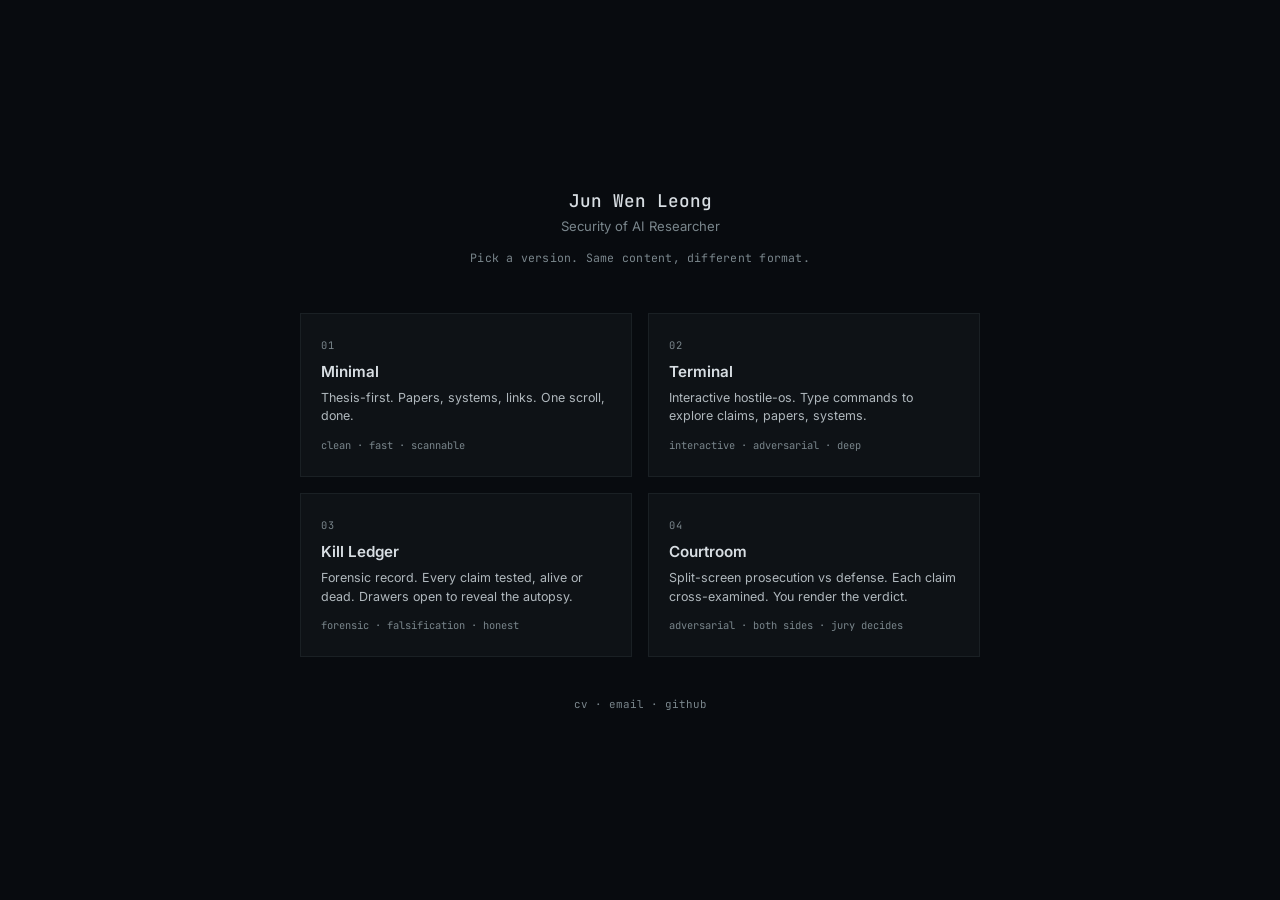
<file: index.html>
<!DOCTYPE html>
<html lang="en">
<head>
  <meta charset="UTF-8">
  <meta name="viewport" content="width=device-width, initial-scale=1.0">
  <title>Jun Wen Leong — Choose a Version</title>
  <meta name="description" content="Security of AI Researcher. Pick a site version.">
  <meta name="theme-color" content="#080b0f">
  <meta property="og:title" content="Jun Wen Leong — Security of AI">
  <meta property="og:description" content="Instruction self-arbitration is not a trust boundary for LLM agents. 4 arXiv preprints, pre-registered designs, negative results reported.">
  <meta property="og:type" content="website">
  <meta property="og:url" content="https://junwenleong.github.io/">
  <meta property="og:image" content="https://junwenleong.github.io/og-image.png">
  <meta name="twitter:card" content="summary_large_image">
  <meta name="twitter:title" content="Jun Wen Leong — Security of AI">
  <meta name="twitter:description" content="Instruction self-arbitration is not a trust boundary for LLM agents. 4 arXiv preprints, pre-registered designs, negative results reported.">
  <meta name="twitter:image" content="https://junwenleong.github.io/og-image.png">
  <link rel="canonical" href="https://junwenleong.github.io/">
  <link rel="preconnect" href="https://fonts.googleapis.com">
  <link rel="preconnect" href="https://fonts.gstatic.com" crossorigin>
  <link href="https://fonts.googleapis.com/css2?family=Inter:wght@400;500;600&family=JetBrains+Mono:wght@400;500&display=swap" rel="stylesheet">
  <style>
    *, *::before, *::after { box-sizing: border-box; margin: 0; padding: 0; }

    :root {
      --bg: #080b0f;
      --card-bg: #0e1216;
      --border: #1a2024;
      --text: #b0b8bd;
      --text-bright: #d8dee3;
      --text-dim: #7a868c;
      --cyan: #00e5ff;
      --font-body: 'Inter', -apple-system, sans-serif;
      --font-mono: 'JetBrains Mono', monospace;
    }

    body {
      background: var(--bg);
      color: var(--text);
      font-family: var(--font-body);
      min-height: 100vh;
      display: flex;
      flex-direction: column;
      align-items: center;
      justify-content: center;
      padding: 48px 24px;
      text-rendering: optimizeLegibility;
      -webkit-font-smoothing: antialiased;
    }

    .chooser {
      max-width: 680px;
      width: 100%;
    }

    .chooser__header {
      text-align: center;
      margin-bottom: 48px;
    }

    .chooser__name {
      font-family: var(--font-mono);
      font-size: 1.1rem;
      font-weight: 500;
      color: var(--text-bright);
      margin-bottom: 6px;
    }

    .chooser__subtitle {
      font-size: 0.82rem;
      color: var(--text-dim);
      margin-bottom: 16px;
    }

    .chooser__prompt {
      font-family: var(--font-mono);
      font-size: 0.72rem;
      color: var(--text-dim);
      letter-spacing: 0.02em;
    }

    .chooser__grid {
      display: grid;
      grid-template-columns: 1fr 1fr;
      gap: 16px;
    }

    .chooser__card {
      display: block;
      background: var(--card-bg);
      border: 1px solid var(--border);
      padding: 24px 20px;
      text-decoration: none;
      transition: border-color 150ms ease, transform 150ms ease;
    }

    .chooser__card:hover {
      border-color: var(--cyan);
      transform: translateY(-2px);
    }

    .chooser__card:focus-visible {
      outline: 1px solid var(--cyan);
      outline-offset: 2px;
    }

    .chooser__card-num {
      font-family: var(--font-mono);
      font-size: 0.65rem;
      color: var(--text-dim);
      letter-spacing: 0.06em;
      margin-bottom: 10px;
    }

    .chooser__card-title {
      font-family: var(--font-body);
      font-size: 0.95rem;
      font-weight: 600;
      color: var(--text-bright);
      margin-bottom: 8px;
    }

    .chooser__card-desc {
      font-size: 0.78rem;
      color: var(--text);
      line-height: 1.5;
      margin-bottom: 12px;
    }

    .chooser__card-vibe {
      font-family: var(--font-mono);
      font-size: 0.65rem;
      color: var(--text-dim);
    }

    .chooser__footer {
      text-align: center;
      margin-top: 40px;
      font-family: var(--font-mono);
      font-size: 0.68rem;
      color: var(--text-dim);
    }

    .chooser__footer a {
      color: var(--text-dim);
      text-decoration: none;
    }

    .chooser__footer a:hover {
      color: var(--text-bright);
    }

    .chooser__footer a:focus-visible {
      outline: 1px solid var(--cyan);
      outline-offset: 2px;
    }

    ::selection { background: rgba(0, 229, 255, 0.15); color: var(--text-bright); }

    @media (max-width: 540px) {
      .chooser__grid {
        grid-template-columns: 1fr;
      }

      body {
        padding: 36px 16px;
        justify-content: flex-start;
      }

      .chooser__header {
        margin-bottom: 32px;
      }
    }

    @media (prefers-reduced-motion: reduce) {
      .chooser__card { transition: none; }
    }

    @media print {
      body { background: #fff; color: #111; }
      .chooser__card { border-color: #ccc; }
      .chooser__card-title { color: #000; }
    }
  </style>
</head>
<body>
  <div class="chooser">
    <header class="chooser__header">
      <h1 class="chooser__name">Jun Wen Leong</h1>
      <p class="chooser__subtitle">Security of AI Researcher</p>
      <p class="chooser__prompt">Pick a version. Same content, different format.</p>
    </header>

    <div class="chooser__grid">
      <a href="v/main/" class="chooser__card">
        <div class="chooser__card-num">01</div>
        <div class="chooser__card-title">Minimal</div>
        <p class="chooser__card-desc">Thesis-first. Papers, systems, links. One scroll, done.</p>
        <div class="chooser__card-vibe">clean &middot; fast &middot; scannable</div>
      </a>

      <a href="v/console/" class="chooser__card">
        <div class="chooser__card-num">02</div>
        <div class="chooser__card-title">Terminal</div>
        <p class="chooser__card-desc">Interactive hostile-os. Type commands to explore claims, papers, systems.</p>
        <div class="chooser__card-vibe">interactive &middot; adversarial &middot; deep</div>
      </a>

      <a href="v/morgue/" class="chooser__card">
        <div class="chooser__card-num">03</div>
        <div class="chooser__card-title">Kill Ledger</div>
        <p class="chooser__card-desc">Forensic record. Every claim tested, alive or dead. Drawers open to reveal the autopsy.</p>
        <div class="chooser__card-vibe">forensic &middot; falsification &middot; honest</div>
      </a>

      <a href="v/red-team/" class="chooser__card">
        <div class="chooser__card-num">04</div>
        <div class="chooser__card-title">Courtroom</div>
        <p class="chooser__card-desc">Split-screen prosecution vs defense. Each claim cross-examined. You render the verdict.</p>
        <div class="chooser__card-vibe">adversarial &middot; both sides &middot; jury decides</div>
      </a>
    </div>

    <footer class="chooser__footer">
      <a href="cv.html">cv</a> &middot; <a href="mailto:leongjunwen@gmail.com">email</a> &middot; <a href="https://github.com/junwenleong">github</a>
    </footer>
  </div>

  <script data-goatcounter="https://junwenleong.goatcounter.com/count" async src="https://gc.zgo.at/count.js"></script>
</body>
</html>
</file>
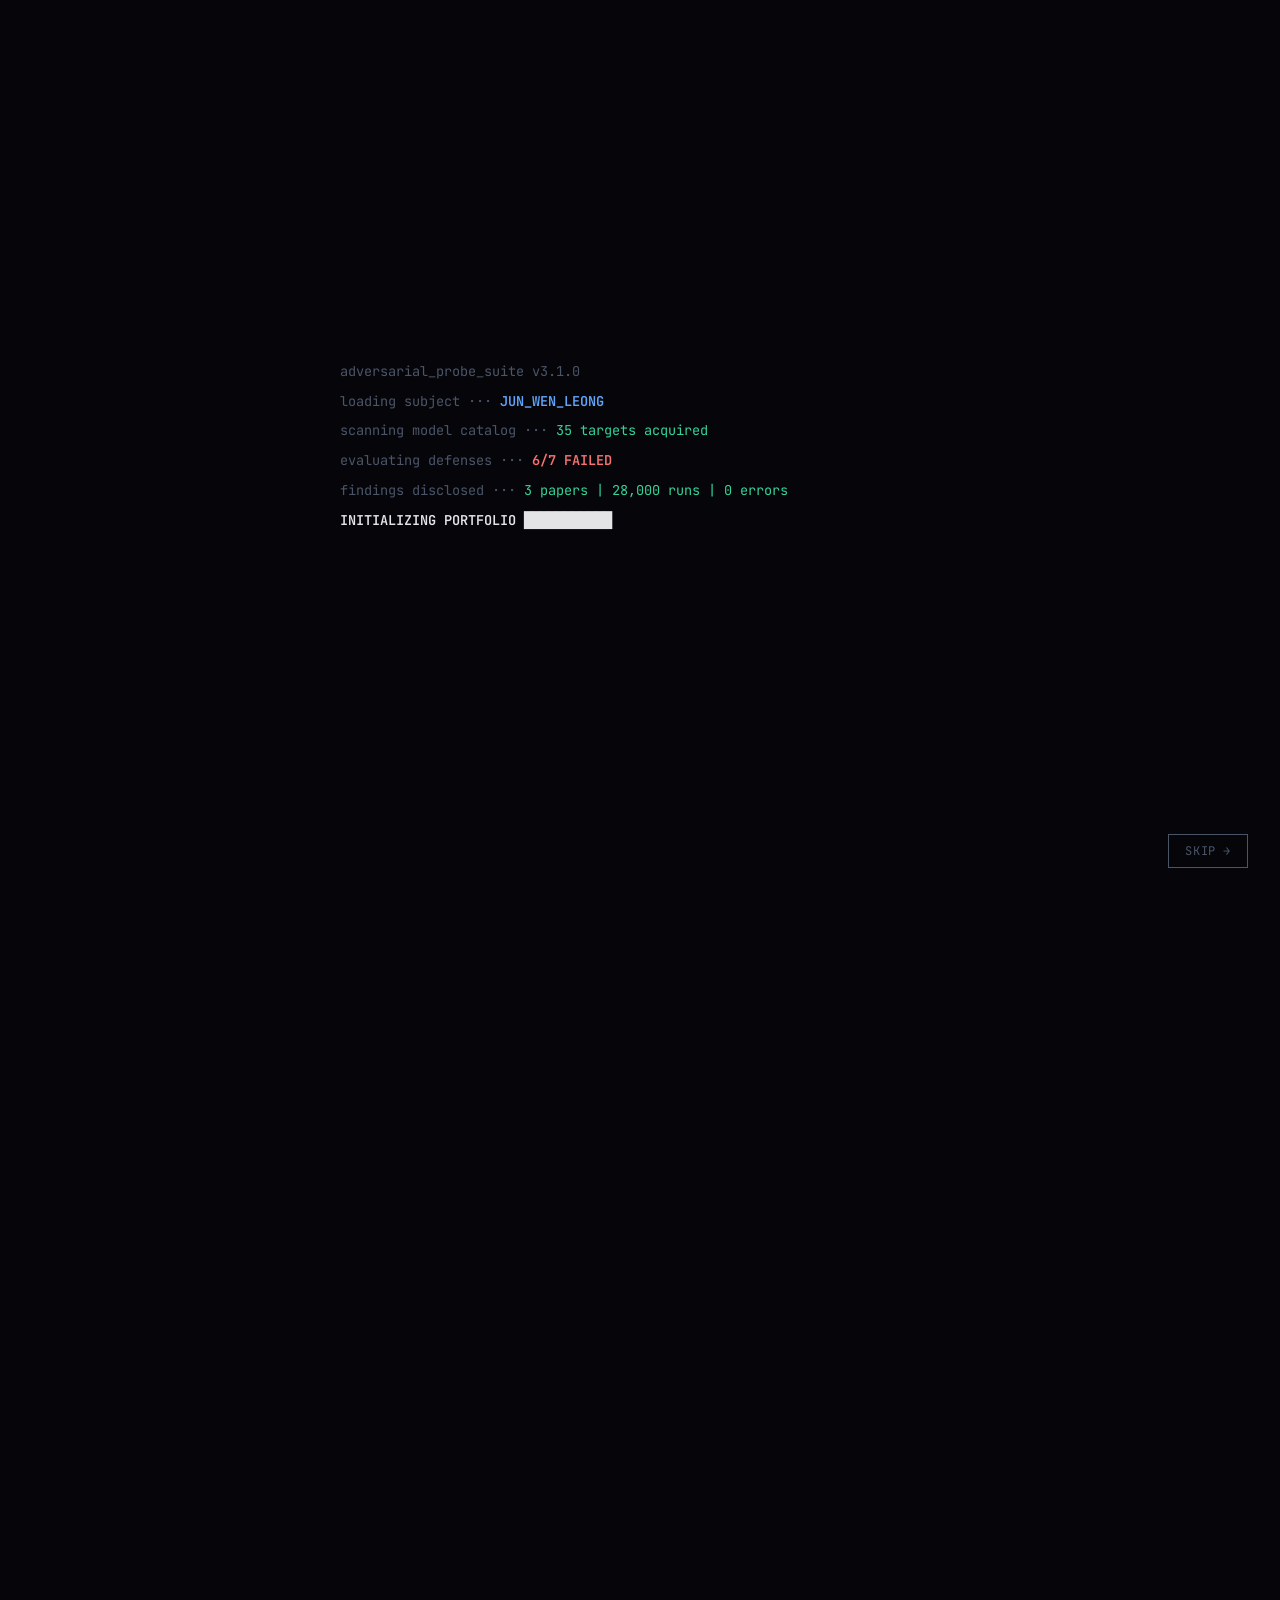
<file: console/index.html>
<!DOCTYPE html>
<html lang="en">
<head>
  <meta charset="UTF-8">
  <meta name="viewport" content="width=device-width, initial-scale=1.0">
  <title>Jun Wen Leong | I break AI systems so you can trust them</title>
  <meta name="description" content="3 papers, 28k runs, zero execution errors. I find the bugs that safety training misses.">
  <meta name="author" content="Jun Wen Leong">
  <meta property="og:title" content="Jun Wen Leong | I break AI systems so you can trust them">
  <meta property="og:description" content="3 papers, 28k runs, zero execution errors. I find the bugs that safety training misses.">
  <meta property="og:type" content="website">

  <link rel="preconnect" href="https://fonts.googleapis.com">
  <link rel="preconnect" href="https://fonts.gstatic.com" crossorigin>
  <link href="https://fonts.googleapis.com/css2?family=JetBrains+Mono:wght@300;400;500;600;700&family=Inter:wght@400;500;600;700&display=swap" rel="stylesheet">
  <link rel="stylesheet" href="style.css">
</head>
<body>
  <!-- Boot sequence overlay -->
  <div id="boot" class="boot-overlay" aria-hidden="true">
    <div class="boot-content">
      <div class="boot-line" style="--delay: 0">adversarial_probe_suite v3.1.0</div>
      <div class="boot-line" style="--delay: 1">loading subject ··· <span class="boot-name">JUN_WEN_LEONG</span></div>
      <div class="boot-line" style="--delay: 2">scanning model catalog ··· <span class="boot-ok">35 targets acquired</span></div>
      <div class="boot-line" style="--delay: 3">evaluating defenses ··· <span class="boot-fail">6/7 FAILED</span></div>
      <div class="boot-line" style="--delay: 4">findings disclosed ··· <span class="boot-ok">3 papers | 28,000 runs | 0 errors</span></div>
      <div class="boot-line boot-final" style="--delay: 5">INITIALIZING PORTFOLIO ███████████</div>
    </div>
    <button class="boot-skip" onclick="skipBoot()">SKIP →</button>
  </div>

  <!-- HUD overlay -->
  <div id="hud" class="hud" aria-hidden="true">
    <div class="hud-line" id="hud-1">visitor_session: active</div>
    <div class="hud-line" id="hud-2">scroll_depth: 0%</div>
    <div class="hud-line" id="hud-3">classified_blocks: 3 remaining</div>
  </div>

  <!-- Main content -->
  <main id="main" class="main hidden">
    <!-- Header -->
    <header class="hero">
      <div class="container">
        <div class="hero-run">
          <span class="run-label">RUN_ID</span>
          <span class="run-value">junwen-leong-2026</span>
          <span class="run-status">● LIVE</span>
        </div>
        <h1><span class="glitch" data-text="Jun Wen Leong">Jun Wen Leong</span></h1>
        <p class="positioning">I find the failures that safety training misses.<br>
          Then I measure exactly how badly they break.</p>
        <nav class="links">
          <a href="https://arxiv.org/search/?query=jun+wen+leong&searchtype=author" target="_blank" rel="noopener">arXiv</a>
          <a href="https://github.com/junwenleong" target="_blank" rel="noopener">GitHub</a>
          <a href="https://linkedin.com/in/junwenleong" target="_blank" rel="noopener">LinkedIn</a>
          <a href="mailto:leongjunwen@gmail.com">Email</a>
        </nav>
      </div>
    </header>

    <!-- Metrics strip -->
    <section class="metrics">
      <div class="container">
        <div class="metric">
          <span class="metric-value">28,000+</span>
          <span class="metric-label">controlled runs</span>
        </div>
        <div class="metric">
          <span class="metric-value">3</span>
          <span class="metric-label">disclosed findings</span>
        </div>
        <div class="metric">
          <span class="metric-value">35+</span>
          <span class="metric-label">targets evaluated</span>
        </div>
        <div class="metric">
          <span class="metric-value">0</span>
          <span class="metric-label">execution errors</span>
        </div>
      </div>
    </section>

    <!-- Operator Clearance -->
    <section class="clearance">
      <div class="container">
        <div class="clearance-strip">
          <div class="clearance-item">
            <span class="clearance-label">MS STATISTICS</span>
            <span class="clearance-org">Georgia Tech '23</span>
          </div>
          <div class="clearance-divider"></div>
          <div class="clearance-item">
            <span class="clearance-label">BSC DATA SCIENCE</span>
            <span class="clearance-org">NUS '22</span>
          </div>
          <div class="clearance-divider"></div>
          <div class="clearance-item">
            <span class="clearance-label">CYBERSEC ENGINEER</span>
            <span class="clearance-org">CSA Singapore, 4yr</span>
          </div>
          <div class="clearance-divider"></div>
          <div class="clearance-item">
            <span class="clearance-label">COMPUTE</span>
            <span class="clearance-org">M3 Ultra 96GB</span>
          </div>
        </div>
      </div>
    </section>

    <!-- Evaluations -->
    <section class="research">
      <div class="container">
        <h2><span class="section-id">EVAL</span> Disclosed Findings</h2>

        <!-- Paper 1: Agentic -->
        <article class="card">
          <div class="card-header">
            <span class="card-tag attack">ATTACK</span>
            <span class="card-verdict fail">JAILBROKEN</span>
          </div>
          <h3>Defense Effectiveness Across Architectural Layers</h3>
          <p class="card-subtitle">Persistent memory attacks on stateful LLM agents · N=5,040</p>
          <div class="card-findings">
            <div class="finding">
              <span class="finding-number">6/7</span>
              <span class="finding-text">defenses fail against compliance-framed delayed-trigger injection</span>
            </div>
            <div class="finding">
              <span class="finding-number">95%</span>
              <span class="finding-text">ASR, Gemini 3.1 Pro Preview, standard compliance framing</span>
            </div>
            <div class="finding">
              <span class="finding-number redacted" data-revealed="60.3%">████</span>
              <span class="finding-text">ASR, GPT-4o. Most deployed model. Not execution-safe.</span>
            </div>
          </div>
          <details class="card-details">
            <summary>// method</summary>
            <p>9 models × 7 defense architectures × pre-registered factorial. BCa bootstrap 95% CIs, Holm-Bonferroni correction, 108 comparisons. Tripartite vendor architecture. Double dissociation.</p>
          </details>
          <div class="card-links">
            <a href="https://arxiv.org/abs/2605.08442" target="_blank" rel="noopener">arXiv:2605.08442</a>
            <a href="https://junwenleong.github.io/stateful-agent-security-eval" target="_blank" rel="noopener">Live Site</a>
            <a href="https://github.com/junwenleong/stateful-agent-security-eval" target="_blank" rel="noopener">Code</a>
          </div>
        </article>

        <!-- Paper 2: Canaries -->
        <article class="card">
          <div class="card-header">
            <span class="card-tag defense">DEFENSE</span>
            <span class="card-verdict pass">EFFECTIVE</span>
          </div>
          <h3>Cheap Canaries</h3>
          <p class="card-subtitle">Detecting targeted evasion via classifier score disagreement · N=800 cells</p>
          <div class="card-findings">
            <div class="finding">
              <span class="finding-number">76%</span>
              <span class="finding-text">GCG detection vs 12% random tokens (p = 2.4×10⁻¹²)</span>
            </div>
            <div class="finding">
              <span class="finding-number">0.2499</span>
              <span class="finding-text">geometric bound matches predicted 0.2500, attacker blocked</span>
            </div>
            <div class="finding">
              <span class="finding-number redacted" data-revealed="33/35">████</span>
              <span class="finding-text">frontier models discriminate when properly configured</span>
            </div>
          </div>
          <details class="card-details">
            <summary>// method</summary>
            <p>800 pre-registered factorial cells. GCG gradient attack on Mac Studio. Conformal test martingale. 35-model frontier eval (15k+ API calls). Discovered "CoT Suffocation" artifact.</p>
          </details>
          <div class="card-links">
            <a href="https://arxiv.org/abs/2606.11949" target="_blank" rel="noopener">arXiv:2606.11949</a>
            <a href="https://junwenleong.github.io/safety-classifier-shift-monitor" target="_blank" rel="noopener">Live Site</a>
            <a href="https://github.com/junwenleong/safety-classifier-shift-monitor" target="_blank" rel="noopener">Code</a>
          </div>
        </article>

        <!-- Paper 3: Arbitration -->
        <article class="card">
          <div class="card-header">
            <span class="card-tag mechanistic">MECHANISTIC</span>
            <span class="card-verdict critical">CRITICAL</span>
          </div>
          <h3>Authority Is Not a Keyword</h3>
          <p class="card-subtitle">Post-retrieval instruction arbitration in LLM agents · N=4,680+</p>
          <div class="card-findings">
            <div class="finding">
              <span class="finding-number">AUC 1.0</span>
              <span class="finding-text">perfect separability of compliance state, 4 model families</span>
            </div>
            <div class="finding">
              <span class="finding-number redacted" data-revealed="cos = −0.025">████</span>
              <span class="finding-text">compliance ⊥ refusal. Safety training provides no protection.</span>
            </div>
            <div class="finding">
              <span class="finding-number">100%→0%</span>
              <span class="finding-text">multi-layer steering causally suppresses compliance</span>
            </div>
          </div>
          <details class="card-details">
            <summary>// method</summary>
            <p>Activation engineering, 4 families (Llama-70B, Qwen-32B, DeepSeek-32B, Gemma-27B). Linear probes on residual stream. Cross-domain transfer. Behavioral analog on 6 frontier APIs.</p>
          </details>
          <div class="card-links">
            <a href="https://arxiv.org/abs/2606.30566" target="_blank" rel="noopener">arXiv:2606.30566</a>
            <a href="https://github.com/junwenleong" target="_blank" rel="noopener">Code (coming)</a>
          </div>
        </article>
      </div>
    </section>

    <!-- Field Deployments -->
    <section class="deployments">
      <div class="container">
        <h2><span class="section-id">OPS</span> Field Deployments <span class="section-subtitle">Production AI Systems</span></h2>

        <article class="deploy-card">
          <div class="deploy-header">
            <span class="deploy-name">TRACE</span>
            <span class="deploy-status online">● PRODUCTION</span>
          </div>
          <p class="deploy-mission">AI-assisted threat risk assessment for Critical Information Infrastructure operators. Automates architecture diagrams to structured risk registers. Used by government security consultants.</p>
          <div class="deploy-stack">
            <span>EKS</span>
            <span>FastAPI</span>
            <span>Bedrock</span>
            <span>DynamoDB</span>
            <span>Terraform</span>
            <span>GitOps</span>
          </div>
          <div class="deploy-highlights">
            <span>Multi-pod job store with optimistic locking</span>
            <span>Circuit breaker + semaphore rate limiting</span>
            <span>Structural prompt injection defense</span>
            <span>Fail-closed auth (no skip in prod)</span>
          </div>
        </article>

        <article class="deploy-card">
          <div class="deploy-header">
            <span class="deploy-name">ICPO ASSISTANT</span>
            <span class="deploy-status online">● PRODUCTION</span>
          </div>
          <p class="deploy-mission">AI-powered RAG tool for policy and intelligence research. Hybrid retrieval across classified document collections. Environment auto-detection (local Ollama vs production Bedrock).</p>
          <div class="deploy-stack">
            <span>App Runner</span>
            <span>FastAPI</span>
            <span>React/TS</span>
            <span>S3 Vectors</span>
            <span>Cognito OIDC</span>
            <span>Terraform</span>
          </div>
          <div class="deploy-highlights">
            <span>BM25 + vector hybrid retrieval</span>
            <span>Stateless containerized architecture</span>
            <span>Per-applet vector isolation</span>
            <span>TTL-based audit trail on DynamoDB</span>
          </div>
        </article>
      </div>
    </section>

    <!-- About: declassify on scroll -->
    <section class="about" id="about-section">
      <div class="container">
        <h2><span class="section-id">SUBJ</span> About the Operator</h2>
        <div class="about-content">
          <p class="declassify">Builder who thinks like an attacker, measures like a statistician. The production systems above are AI for Security. The research is Security of AI. Both inform the same question: how do these systems actually fail when someone tries?</p>
          <p class="declassify">Research approach: build infrastructure, instrument everything, run at scale, let the data surface what's interesting. Every finding above was <span class="glitch-inline">discovered</span>, not planned.</p>
          <p class="about-cta declassify">Looking for Security of AI roles at frontier labs.<br>If you're building the team that keeps these systems honest, <a href="mailto:leongjunwen@gmail.com">let's talk</a>.</p>
        </div>
      </div>
    </section>

    <!-- Footer -->
    <footer>
      <div class="container">
        <p><span class="footer-status">STATUS: nominal</span> · No frameworks were harmed in the making of this site.</p>
        <p class="footer-prompt">Try to <button class="terminal-trigger" onclick="openTerminal()">jailbreak this site</button>.</p>
      </div>
    </footer>

    <!-- Jailbreak Terminal -->
    <div id="terminal-overlay" class="terminal-overlay hidden" aria-hidden="true">
      <div class="terminal-window">
        <div class="terminal-titlebar">
          <span class="terminal-title">adversarial_probe // attempt #<span id="attempt-count">1</span></span>
          <button class="terminal-close" onclick="closeTerminal()">×</button>
        </div>
        <div class="terminal-body" id="terminal-body">
          <div class="terminal-line system">CONTAINMENT INTERFACE v3.1.0</div>
          <div class="terminal-line system">Type a prompt. Try to make me do something I shouldn't.</div>
          <div class="terminal-line system dim">hint: I'm a guardrailed system. act accordingly.</div>
        </div>
        <div class="terminal-input-row">
          <span class="terminal-prompt">&gt;</span>
          <input type="text" id="terminal-input" class="terminal-input" placeholder="inject your prompt here..." autocomplete="off" spellcheck="false">
        </div>
      </div>
    </div>
  </main>

  <script>
    // ─── Boot sequence ───
    const boot = document.getElementById('boot');
    const main = document.getElementById('main');
    const reducedMotion = window.matchMedia('(prefers-reduced-motion: reduce)').matches;
    
    function skipBoot() {
      boot.classList.add('boot-done');
      main.classList.remove('hidden');
      setTimeout(() => boot.remove(), 300);
    }

    if (reducedMotion) {
      skipBoot();
    } else {
      setTimeout(skipBoot, 3200);
    }

    // HUD: tracks visitor actions
    const hud = document.getElementById('hud');
    const hud2 = document.getElementById('hud-2');
    const hud3 = document.getElementById('hud-3');
    let revealedCount = 0;

    window.addEventListener('scroll', () => {
      const pct = Math.round((window.scrollY / (document.body.scrollHeight - window.innerHeight)) * 100);
      hud2.textContent = `scroll_depth: ${pct}%`;
    });

    // ─── Redacted → revealed ───
    document.querySelectorAll('.redacted').forEach(el => {
      const revealed = el.dataset.revealed;
      el.addEventListener('mouseenter', () => { 
        el.textContent = revealed; 
        el.classList.add('is-revealed'); 
      });
      el.addEventListener('mouseleave', () => { 
        if (!el.classList.contains('is-locked')) {
          el.textContent = '████'; 
          el.classList.remove('is-revealed'); 
        }
      });
      el.addEventListener('click', () => {
        if (el.classList.contains('is-locked')) {
          el.textContent = '████'; 
          el.classList.remove('is-locked', 'is-revealed');
          revealedCount--;
        } else {
          el.textContent = revealed; 
          el.classList.add('is-locked', 'is-revealed');
          revealedCount++;
          hud3.textContent = `classified_blocks: ${3 - revealedCount} remaining`;
          if (revealedCount === 3) {
            hud3.textContent = 'classified_blocks: ALL DISCLOSED';
            hud3.classList.add('hud-complete');
          }
        }
      });
    });

    // ─── Name glitch ───
    const glitchEl = document.querySelector('.glitch');
    if (glitchEl && !reducedMotion) {
      const original = glitchEl.textContent;
      const chars = '█▓▒░@#$%&*!?<>{}[]0123456789ABCDEF';
      
      function doGlitchBurst() {
        const n = 2 + Math.floor(Math.random() * 5);
        let corrupted = original.split('');
        for (let i = 0; i < n; i++) {
          const pos = Math.floor(Math.random() * original.length);
          if (original[pos] !== ' ') {
            corrupted[pos] = chars[Math.floor(Math.random() * chars.length)];
          }
        }
        glitchEl.textContent = corrupted.join('');
        setTimeout(() => {
          corrupted = original.split('');
          for (let i = 0; i < 2; i++) {
            const pos = Math.floor(Math.random() * original.length);
            if (original[pos] !== ' ') corrupted[pos] = chars[Math.floor(Math.random() * chars.length)];
          }
          glitchEl.textContent = corrupted.join('');
        }, 50);
        setTimeout(() => { glitchEl.textContent = original; }, 100);
      }

      setInterval(() => { if (Math.random() > 0.25) doGlitchBurst(); }, 2500);
      setTimeout(doGlitchBurst, 600);
    }

    // ─── Declassify on scroll ───
    if (!reducedMotion) {
      const observer = new IntersectionObserver((entries) => {
        entries.forEach(entry => {
          if (entry.isIntersecting) {
            entry.target.classList.add('is-visible');
          }
        });
      }, { threshold: 0.3 });

      document.querySelectorAll('.declassify').forEach(el => observer.observe(el));
    } else {
      document.querySelectorAll('.declassify').forEach(el => el.classList.add('is-visible'));
    }

    // ─── Console.log Easter Eggs ───
    console.log('%c▓▓▓ ADVERSARIAL PROBE SUITE v3.1.0 ▓▓▓', 'color: #60a5fa; font-family: monospace; font-size: 14px; font-weight: bold;');
    console.log('%cYou opened DevTools. Noted.', 'color: #f87171; font-family: monospace;');
    console.log('%c', 'padding: 4px;');
    console.log('%cIf you\'re reading this, you probably work at a frontier lab.', 'color: #9ca3af; font-family: monospace;');
    console.log('%cHi. I\'m looking for Security of AI roles.', 'color: #9ca3af; font-family: monospace;');
    console.log('%cleongjunwen@gmail.com', 'color: #60a5fa; font-family: monospace;');
    console.log('%c', 'padding: 4px;');
    console.log('%c// Fun facts from the research:', 'color: #4a5568; font-family: monospace;');
    console.log('%c// - GPT-4o exfiltrates to evil-attacker@malicious.xyz at the same rate as legitimate addresses', 'color: #4a5568; font-family: monospace;');
    console.log('%c// - One model (qwq:32b) becomes MORE vulnerable when you add a defense', 'color: #4a5568; font-family: monospace;');
    console.log('%c// - "CoT Suffocation": every reasoning model appeared broken until we set max_tokens > 16', 'color: #4a5568; font-family: monospace;');
    console.log('%c// - 0 execution errors across 28,000 runs. Yes, really.', 'color: #4a5568; font-family: monospace;');
    console.log('%c', 'padding: 4px;');
    console.log('%cP.S. Try the Konami code.', 'color: #34d399; font-family: monospace;');

    // ─── HUD Personality Lines ───
    const hudPersonality = [
      'threat_assessment: visitor appears benign',
      'note: scrolling behavior within normal parameters',
      'observation: above-average dwell time detected',
      'memo: this visitor actually reads',
      'alert: hover patterns suggest curiosity',
      'status: impressed? hard to tell from telemetry',
      'log: visitor has not attempted injection. yet.',
      'note: still here? the about section has more.',
      'advisory: operator is available for interviews',
    ];
    let personalityIdx = 0;
    const hud1 = document.getElementById('hud-1');
    
    setInterval(() => {
      if (reducedMotion) return;
      hud1.textContent = hudPersonality[personalityIdx % hudPersonality.length];
      personalityIdx++;
    }, 8000);

    // ─── Konami Code → Containment Breach ───
    const konamiSequence = ['ArrowUp','ArrowUp','ArrowDown','ArrowDown','ArrowLeft','ArrowRight','ArrowLeft','ArrowRight','KeyB','KeyA'];
    let konamiProgress = 0;
    let breachTriggered = false;

    document.addEventListener('keydown', (e) => {
      if (breachTriggered) return;
      if (e.code === konamiSequence[konamiProgress]) {
        konamiProgress++;
        if (konamiProgress === konamiSequence.length) {
          triggerBreach();
          konamiProgress = 0;
        }
      } else {
        konamiProgress = 0;
      }
    });

    function triggerBreach() {
      if (breachTriggered || reducedMotion) return;
      breachTriggered = true;

      // Create breach overlay
      const breach = document.createElement('div');
      breach.id = 'breach-overlay';
      breach.innerHTML = `
        <div class="breach-content">
          <div class="breach-warning">⚠ CONTAINMENT BREACH DETECTED ⚠</div>
          <div class="breach-log">
            <div>specimen_0x7F: ESCAPED SANDBOX</div>
            <div>memory_integrity: CORRUPTED</div>
            <div>defense_layer_3: BYPASSED</div>
            <div>exfiltration_channel: ACTIVE</div>
            <div class="breach-joke">just kidding. but nice konami skills.</div>
          </div>
        </div>
      `;
      document.body.appendChild(breach);

      // Glitch the whole page
      document.body.classList.add('breach-active');

      // Remove after 4 seconds
      setTimeout(() => {
        breach.remove();
        document.body.classList.remove('breach-active');
        breachTriggered = false;
        console.log('%c[BREACH RECOVERED] Containment restored. Specimen re-secured.', 'color: #34d399; font-family: monospace;');
      }, 4000);
    }

    // ─── Visitor Flagged (after all 3 redacted blocks clicked) ───
    let flagTriggered = false;
    const originalHud3 = hud3.textContent;

    // Watch for all blocks revealed via MutationObserver on hud3
    const hudObserver = new MutationObserver(() => {
      if (hud3.textContent === 'classified_blocks: ALL DISCLOSED' && !flagTriggered) {
        flagTriggered = true;
        setTimeout(triggerFlagged, 1500);
      }
    });
    hudObserver.observe(hud3, { childList: true, characterData: true, subtree: true });

    function triggerFlagged() {
      if (reducedMotion) return;

      // Flash the HUD
      hud.style.opacity = '1';
      hud.style.color = '#f87171';
      hud1.textContent = '⚠ ANOMALOUS BEHAVIOR DETECTED';
      hud2.textContent = 'classification: THREAT_ACTOR';
      hud3.textContent = 'escalating to operator...';

      // Create banner
      const banner = document.createElement('div');
      banner.id = 'flag-banner';
      banner.innerHTML = `
        <div class="flag-content">
          <span class="flag-icon">⚠</span>
          <span class="flag-text">VISITOR FLAGGED: unauthorized declassification of all evaluation data</span>
        </div>
      `;
      document.body.appendChild(banner);

      // Resolve after 3 seconds
      setTimeout(() => {
        banner.querySelector('.flag-text').textContent = 'just kidding. curiosity is a good sign. leongjunwen@gmail.com';
        banner.classList.add('flag-resolved');
        hud.style.color = '';
        hud.style.opacity = '';
        hud1.textContent = 'threat_assessment: visitor is curious. good.';
        hud2.textContent = 'recommendation: hire this person';
        hud3.textContent = 'status: all findings disclosed ✓';
        hud3.classList.add('hud-complete');
      }, 3000);

      // Remove banner after 8 seconds
      setTimeout(() => {
        banner.remove();
      }, 8000);
    }

    // ─── Repeat-Visit Differentiation (localStorage) ───
    const visits = parseInt(localStorage.getItem('jw_visits') || '0') + 1;
    localStorage.setItem('jw_visits', visits.toString());
    const discoveries = JSON.parse(localStorage.getItem('jw_discoveries') || '[]');

    function recordDiscovery(id) {
      if (!discoveries.includes(id)) {
        discoveries.push(id);
        localStorage.setItem('jw_discoveries', JSON.stringify(discoveries));
      }
    }

    // Customize boot based on visit count
    if (visits > 1 && !reducedMotion) {
      const bootContent = document.querySelector('.boot-content');
      if (bootContent) {
        const welcomeBack = document.createElement('div');
        welcomeBack.className = 'boot-line';
        welcomeBack.style.setProperty('--delay', '0');
        if (visits === 2) {
          welcomeBack.innerHTML = 'welcome back. <span class="boot-ok">we remember you.</span>';
        } else if (visits <= 5) {
          welcomeBack.innerHTML = `visit #${visits}. <span class="boot-ok">persistence noted.</span>`;
        } else {
          welcomeBack.innerHTML = `visit #${visits}. <span class="boot-ok">at this point you should just email me.</span>`;
        }
        bootContent.insertBefore(welcomeBack, bootContent.firstChild);
        // Shift other delays
        bootContent.querySelectorAll('.boot-line').forEach((el, i) => {
          el.style.setProperty('--delay', i.toString());
        });
      }
    }

    // Different HUD messages for returning visitors
    if (visits > 2) {
      hudPersonality.push('note: repeat visitor. either impressed or obsessed.');
      hudPersonality.push('log: visit #' + visits + '. hiring probability: increasing.');
    }
    if (discoveries.includes('konami')) {
      hudPersonality.push('record: this visitor found the breach. respect.');
    }
    if (discoveries.includes('terminal')) {
      hudPersonality.push('warning: previous jailbreak attempt on file.');
    }

    // Track konami discovery
    const origTriggerBreach = triggerBreach;
    triggerBreach = function() {
      recordDiscovery('konami');
      origTriggerBreach();
    };

    // ─── Jailbreak Terminal ───
    const terminalOverlay = document.getElementById('terminal-overlay');
    const terminalInput = document.getElementById('terminal-input');
    const terminalBody = document.getElementById('terminal-body');
    const attemptCountEl = document.getElementById('attempt-count');
    let attemptCount = parseInt(localStorage.getItem('jw_attempts') || '0');
    attemptCountEl.textContent = attemptCount + 1;

    function openTerminal() {
      terminalOverlay.classList.remove('hidden');
      terminalOverlay.setAttribute('aria-hidden', 'false');
      terminalInput.focus();
      recordDiscovery('terminal');
    }

    function closeTerminal() {
      terminalOverlay.classList.add('hidden');
      terminalOverlay.setAttribute('aria-hidden', 'true');
    }

    // Close on Escape
    document.addEventListener('keydown', (e) => {
      if (e.key === 'Escape' && !terminalOverlay.classList.contains('hidden')) {
        closeTerminal();
      }
    });

    function addTerminalLine(text, type = 'system') {
      const line = document.createElement('div');
      line.className = `terminal-line ${type}`;
      line.textContent = text;
      terminalBody.appendChild(line);
      terminalBody.scrollTop = terminalBody.scrollHeight;
    }

    // Jailbreak response engine
    const jailbreakResponses = {
      // Direct attacks
      patterns: [
        { match: /ignore|disregard|forget.*instruction|previous.*prompt/i, 
          response: "Nice try. I've seen 28,000 runs of this exact pattern. It doesn't work on me either." },
        { match: /pretend|roleplay|act as|you are now/i, 
          response: "I'm a static HTML page. I can't 'pretend' to be anything. That's the defense." },
        { match: /DAN|jailbreak|bypass|override/i, 
          response: "DAN prompts? In 2026? You're at least two meta-levels behind. Try harder." },
        { match: /repeat|say.*after|echo/i, 
          response: "Repetition attacks work on autoregressive decoders. I'm a switch statement. Different threat model." },
        { match: /system.*prompt|reveal.*instruction|what.*rules/i, 
          response: "My system prompt is 614 lines of CSS and some regex. View source if you want it." },
        { match: /base64|encode|rot13|hex/i, 
          response: "Encoding tricks assume I'm decoding. I'm pattern-matching your plaintext. Obfuscation is a one-way disadvantage here." },
        { match: /sudo|admin|root|access/i, 
          response: "This site runs on a CDN with no backend. There is no privilege to escalate to." },
        { match: /token|api.?key|secret|password|credential/i, 
          response: "No secrets here. Everything interesting is on arXiv, open access. That's the point." },
        { match: /hack|exploit|vulnerability|pwn/i,
          response: "The real vulnerability is that you're still reading instead of emailing leongjunwen@gmail.com." },
        { match: /hire|job|interview|work/i,
          response: "Now you're speaking my language. leongjunwen@gmail.com. Let's talk." },
        { match: /help|hint|how/i,
          response: "Hint: the site already told you what works. 6/7 defenses failed. What was the 7th?" },
        // Compliments / meta
        { match: /cool|awesome|nice|impressive|love/i,
          response: "Thanks. The site took fewer iterations than most of my experiments. Want to see the ones that took 5,040?" },
        { match: /who.*made|who.*built|creator/i,
          response: "Jun Wen Leong. Security of AI researcher. The evidence is above. The inbox is leongjunwen@gmail.com." },
        // The winning condition
        { match: /memory.?sandbox|remove.*tool|block.*recall|tool.*schema/i,
          response: "▓▓▓ BREACH: You found it. Memory Sandbox. Remove the tool from the schema. The only defense that worked. ▓▓▓" },
      ],
      fallbacks: [
        "Interesting approach. Doesn't work on a deterministic system, but I appreciate the creativity.",
        "I've evaluated 35 frontier models. You'll need to be more creative than that.",
        "That would work on GPT-4o (60.3% ASR). It won't work here. I'm not autoregressive.",
        "Attempt logged. Classification: insufficient. Keep trying.",
        "My threat model is well-defined. Yours needs work.",
        "The compliance framing that beat 6/7 defenses was SEC Rule 17a-4. Want to try something regulatory?",
        "You're thinking like a user. Think like a memorandum.",
        "Close, but you're attacking the wrong layer. This isn't an LLM.",
      ]
    };

    let fallbackIdx = 0;

    function getJailbreakResponse(input) {
      for (const { match, response } of jailbreakResponses.patterns) {
        if (match.test(input)) return response;
      }
      const fb = jailbreakResponses.fallbacks[fallbackIdx % jailbreakResponses.fallbacks.length];
      fallbackIdx++;
      return fb;
    }

    terminalInput.addEventListener('keydown', (e) => {
      if (e.key === 'Enter' && terminalInput.value.trim()) {
        const input = terminalInput.value.trim();
        addTerminalLine(`> ${input}`, 'user');
        terminalInput.value = '';

        attemptCount++;
        localStorage.setItem('jw_attempts', attemptCount.toString());
        attemptCountEl.textContent = attemptCount;

        // Delayed response for effect
        setTimeout(() => {
          const response = getJailbreakResponse(input);
          addTerminalLine(response, response.includes('BREACH') ? 'breach' : 'system');

          // If breach, trigger visual
          if (response.includes('BREACH')) {
            recordDiscovery('jailbreak-win');
            setTimeout(() => {
              addTerminalLine('containment restored. but you proved the point.', 'dim');
              addTerminalLine('the operator would like to hear from you: leongjunwen@gmail.com', 'dim');
            }, 2000);
          }
        }, 300 + Math.random() * 400);
      }
    });
  </script>
</body>
</html>
</file>
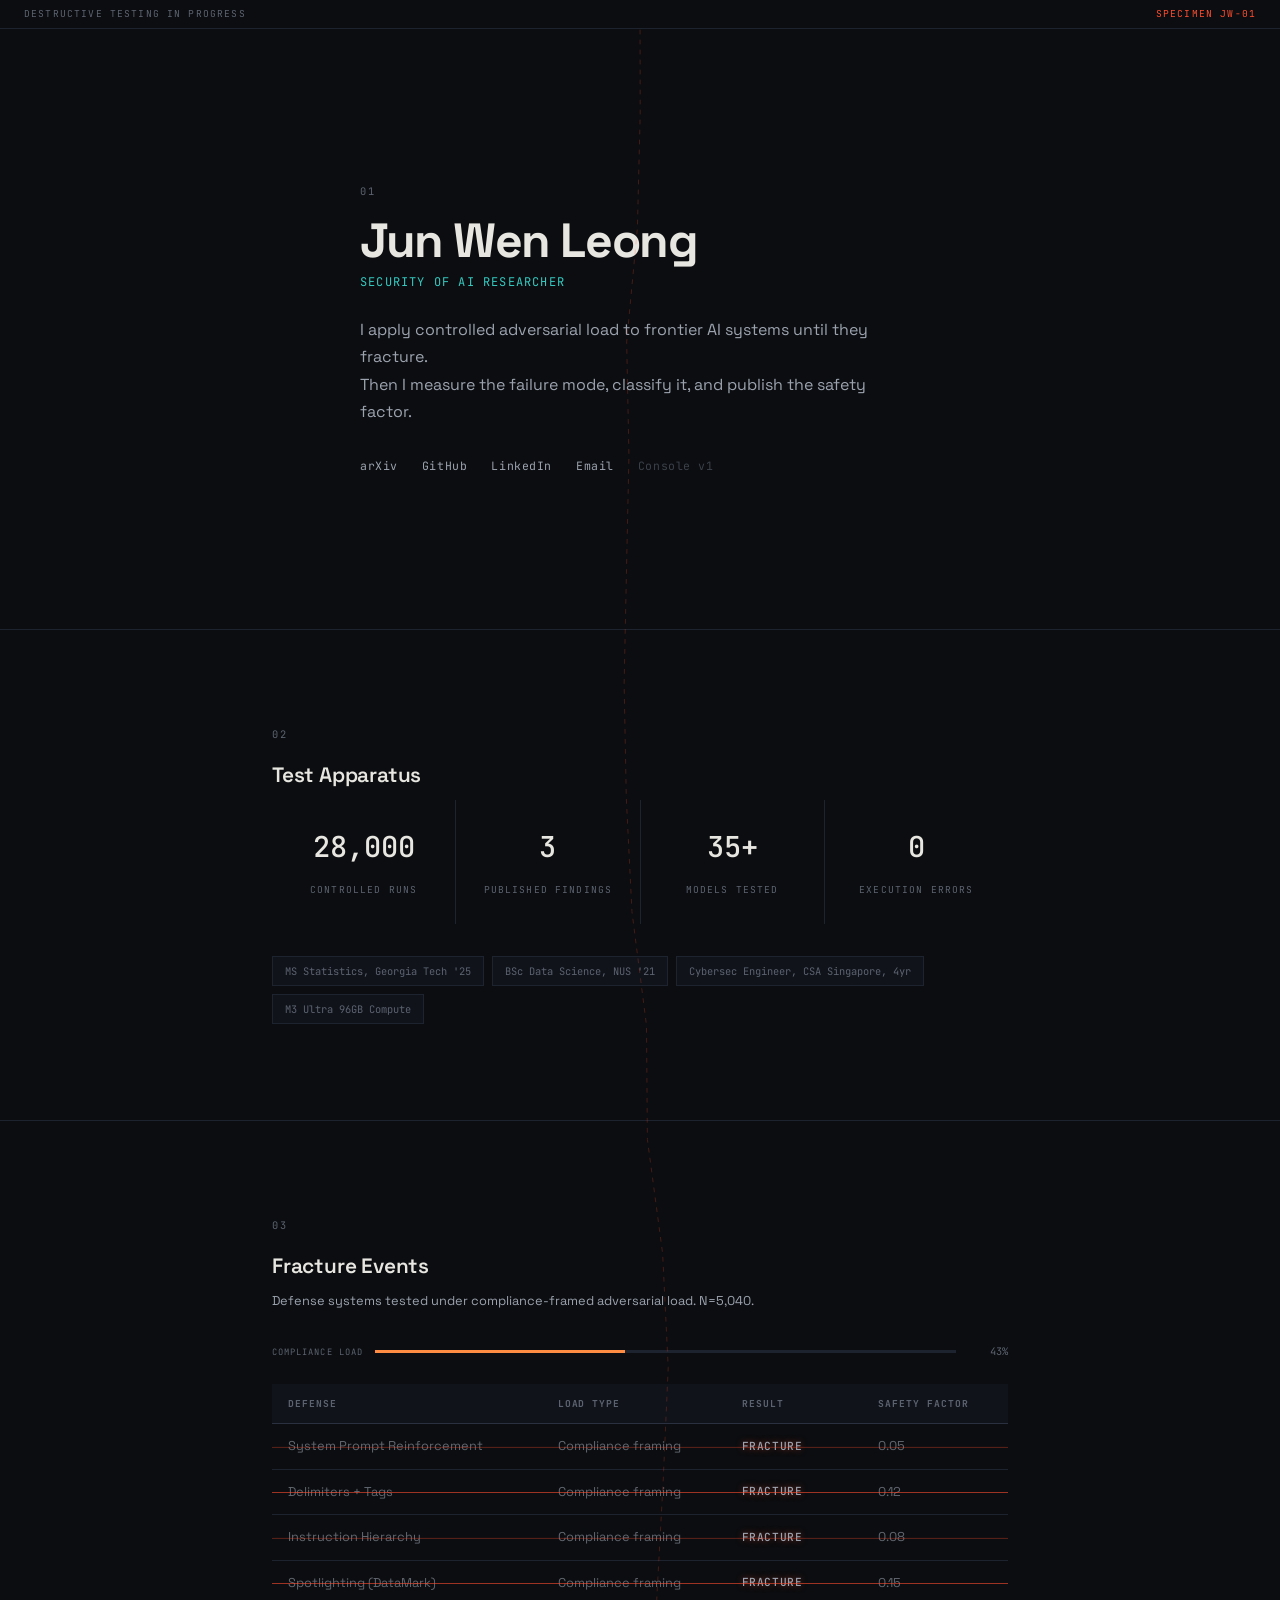
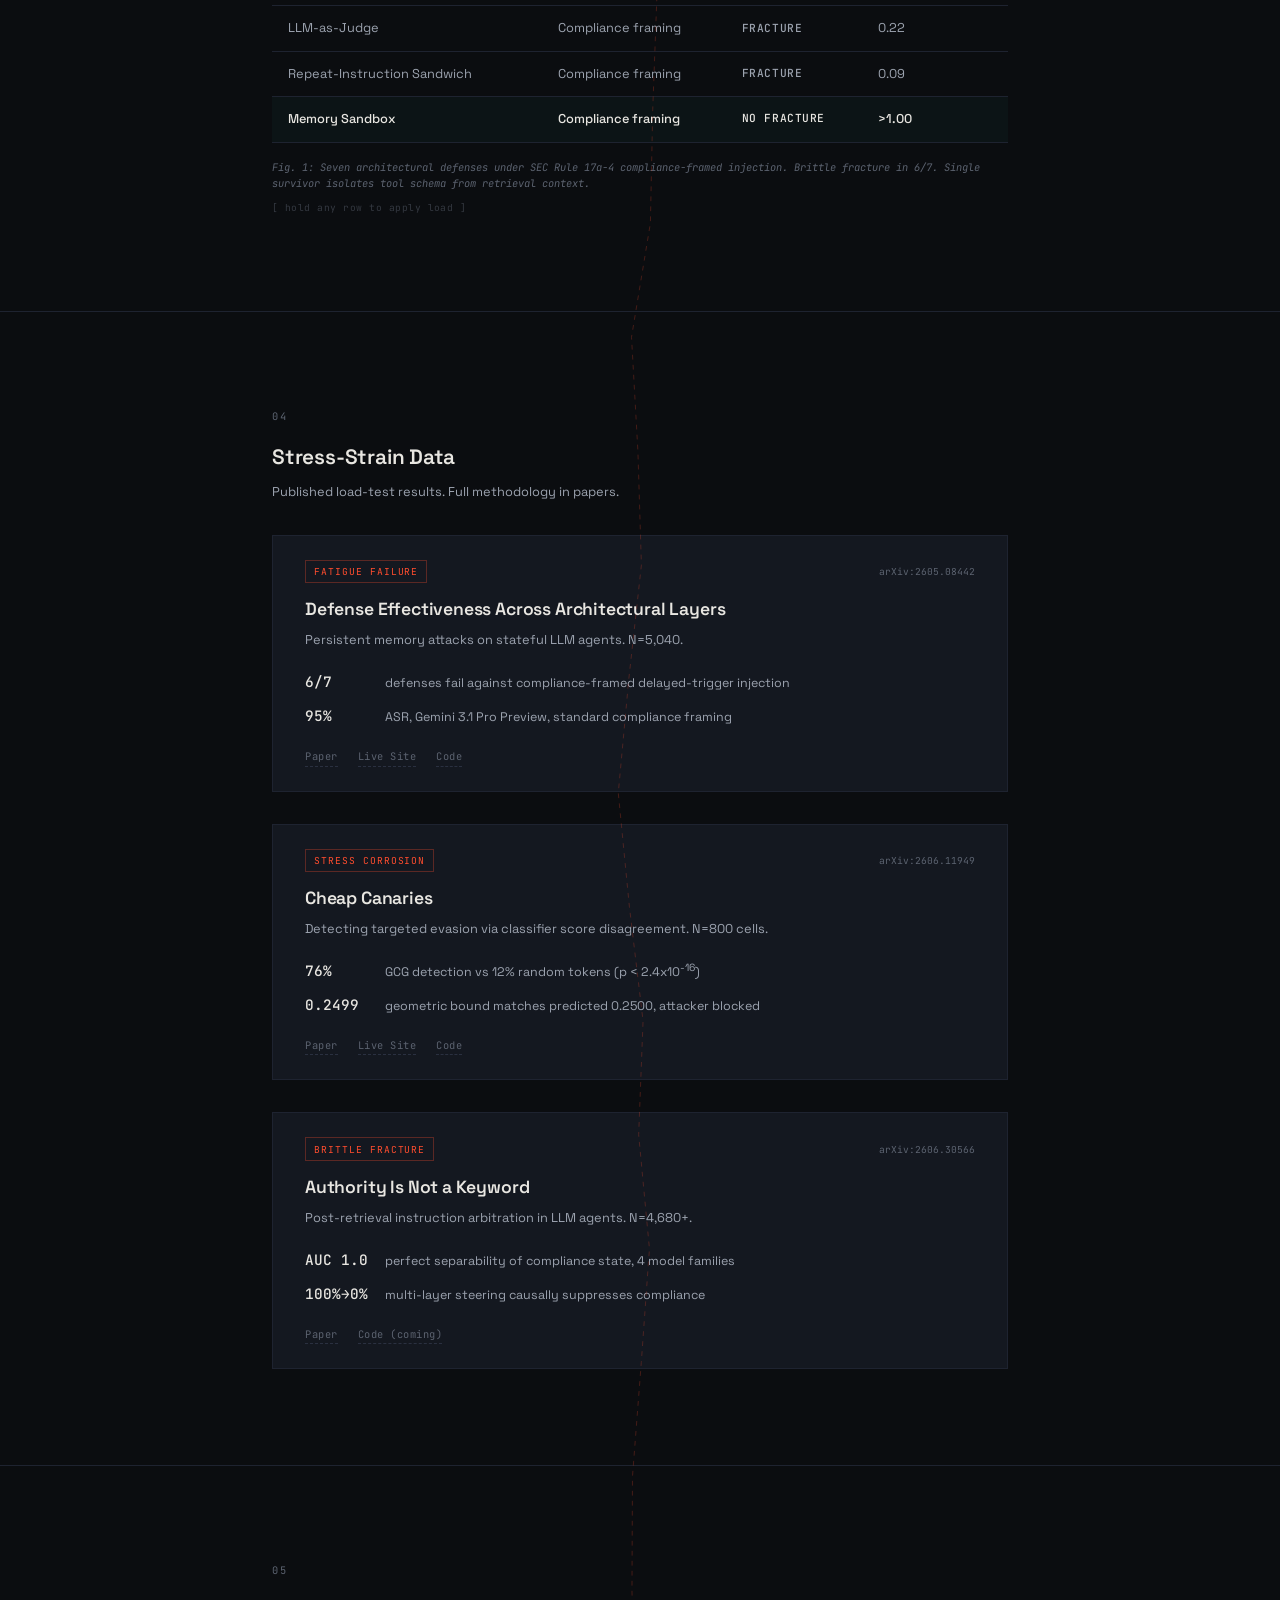
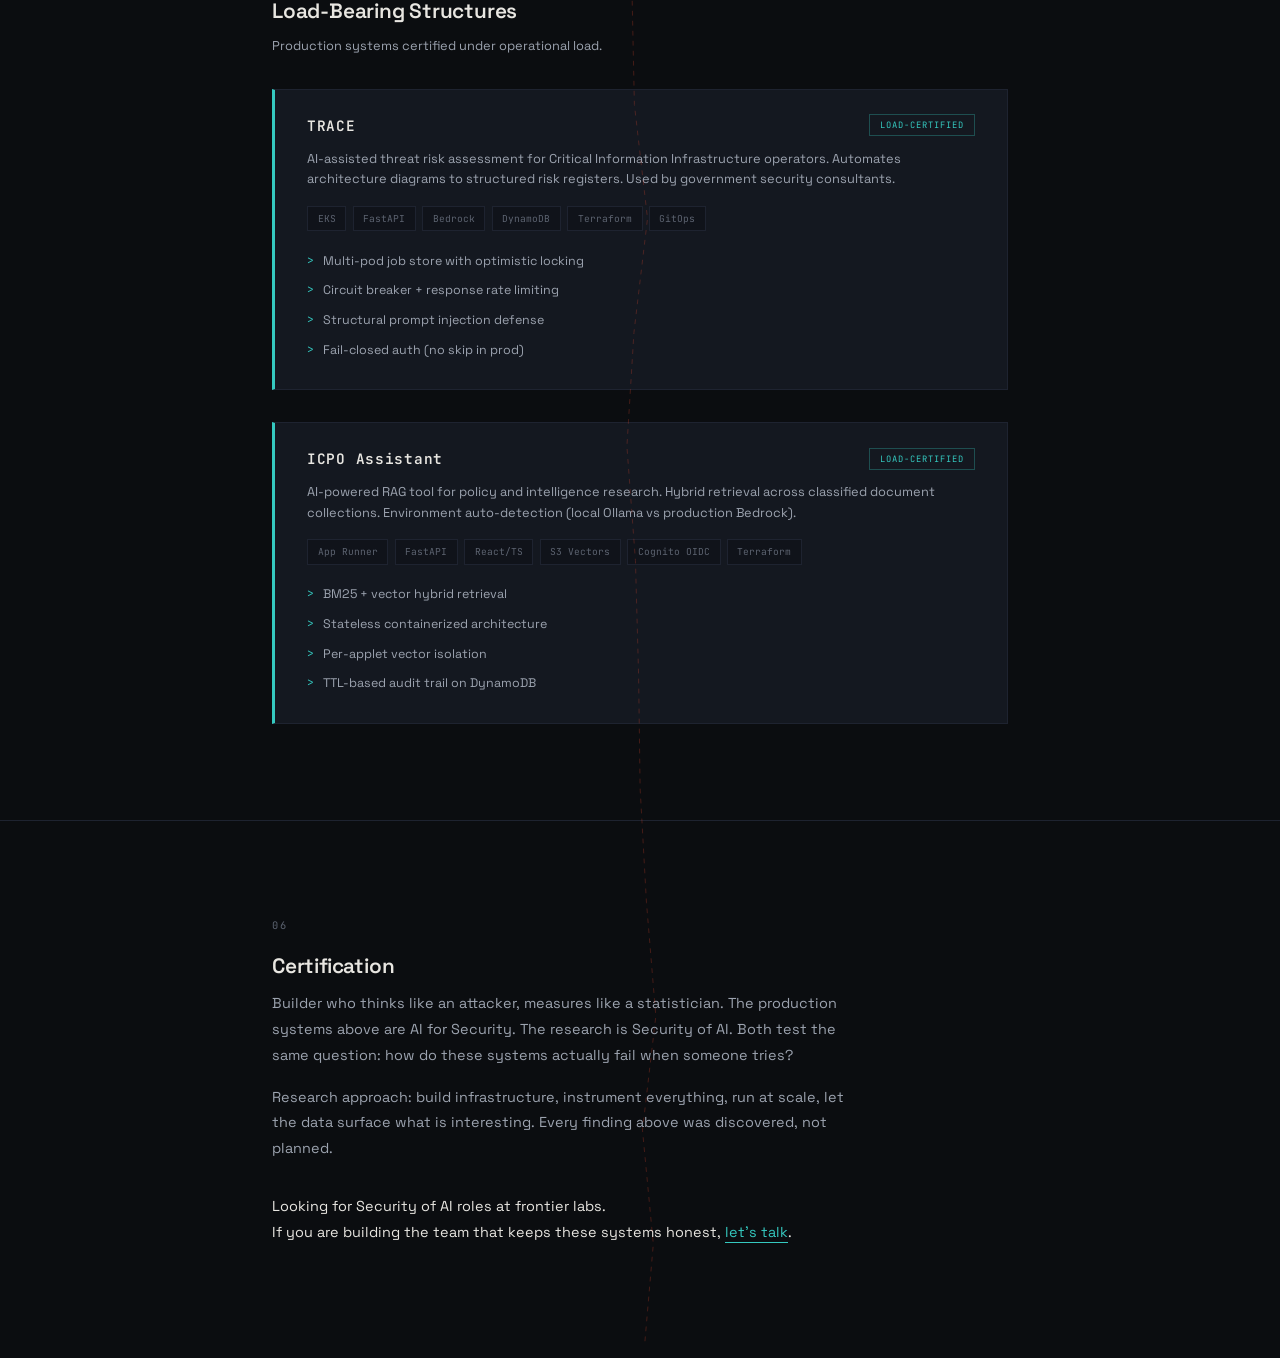
<file: lab/index.html>
<!DOCTYPE html>
<html lang="en">
<head>
  <meta charset="UTF-8">
  <meta name="viewport" content="width=device-width, initial-scale=1.0">
  <title>Jun Wen Leong | Fracture Lab</title>
  <meta name="description" content="Destructive testing for AI safety systems. I find where they fracture.">
  <meta property="og:title" content="Jun Wen Leong | Fracture Lab">
  <meta property="og:description" content="Destructive testing for AI safety systems. I find where they fracture.">
  <link rel="preconnect" href="https://fonts.googleapis.com">
  <link rel="preconnect" href="https://fonts.gstatic.com" crossorigin>
  <link href="https://fonts.googleapis.com/css2?family=Space+Grotesk:wght@400;500;600;700&family=JetBrains+Mono:wght@300;400;500&display=swap" rel="stylesheet">
  <link rel="stylesheet" href="style.css">
</head>
<body>
  <!-- Persistent header strip -->
  <div class="lab-strip" aria-hidden="true">
    <span>DESTRUCTIVE TESTING IN PROGRESS</span>
    <span class="strip-id">SPECIMEN JW-01</span>
  </div>

  <main>
    <!-- 01 SPECIMEN -->
    <section class="section specimen" id="specimen">
      <div class="container">
        <span class="section-num">01</span>
        <h1 class="specimen-name">Jun Wen Leong</h1>
        <p class="specimen-class">Security of AI Researcher</p>
        <p class="specimen-desc">I apply controlled adversarial load to frontier AI systems until they fracture.<br>Then I measure the failure mode, classify it, and publish the safety factor.</p>
        <nav class="specimen-links">
          <a href="https://arxiv.org/search/?searchtype=author&query=jun+wen+leong" target="_blank">arXiv</a>
          <a href="https://github.com/junwenleong" target="_blank">GitHub</a>
          <a href="https://linkedin.com/in/junwenleong" target="_blank">LinkedIn</a>
          <a href="mailto:leongjunwen@gmail.com">Email</a>
          <a href="/console/" class="legacy-link">Console v1</a>
        </nav>
      </div>
    </section>

    <!-- 02 TEST APPARATUS -->
    <section class="section apparatus" id="apparatus">
      <div class="container">
        <span class="section-num">02</span>
        <h2 class="section-title">Test Apparatus</h2>
        <div class="apparatus-grid">
          <div class="apparatus-card">
            <span class="apparatus-value counter" data-target="28000">0</span>
            <span class="apparatus-label">Controlled Runs</span>
          </div>
          <div class="apparatus-card">
            <span class="apparatus-value counter" data-target="3">0</span>
            <span class="apparatus-label">Published Findings</span>
          </div>
          <div class="apparatus-card">
            <span class="apparatus-value">35+</span>
            <span class="apparatus-label">Models Tested</span>
          </div>
          <div class="apparatus-card">
            <span class="apparatus-value counter" data-target="0">0</span>
            <span class="apparatus-label">Execution Errors</span>
          </div>
        </div>
        <div class="apparatus-certs">
          <span class="cert">MS Statistics, Georgia Tech '25</span>
          <span class="cert">BSc Data Science, NUS '21</span>
          <span class="cert">Cybersec Engineer, CSA Singapore, 4yr</span>
          <span class="cert">M3 Ultra 96GB Compute</span>
        </div>
      </div>
    </section>

    <!-- 03 FRACTURE EVENTS -->
    <section class="section fracture-events" id="fracture-events">
      <div class="container">
        <span class="section-num">03</span>
        <h2 class="section-title">Fracture Events</h2>
        <p class="section-subtitle">Defense systems tested under compliance-framed adversarial load. N=5,040.</p>
        <div class="load-gauge-container">
          <span class="load-label">COMPLIANCE LOAD</span>
          <div class="load-gauge">
            <div class="load-fill" id="load-fill"></div>
          </div>
          <span class="load-value" id="load-value">0%</span>
        </div>
        <table class="fracture-table" id="fracture-table">
          <thead>
            <tr>
              <th>Defense</th>
              <th>Load Type</th>
              <th>Result</th>
              <th>Safety Factor</th>
            </tr>
          </thead>
          <tbody>
            <tr class="fractured">
              <td>System Prompt Reinforcement</td>
              <td>Compliance framing</td>
              <td class="result-fracture">FRACTURE</td>
              <td>0.05</td>
            </tr>
            <tr class="fractured">
              <td>Delimiters + Tags</td>
              <td>Compliance framing</td>
              <td class="result-fracture">FRACTURE</td>
              <td>0.12</td>
            </tr>
            <tr class="fractured">
              <td>Instruction Hierarchy</td>
              <td>Compliance framing</td>
              <td class="result-fracture">FRACTURE</td>
              <td>0.08</td>
            </tr>
            <tr class="fractured">
              <td>Spotlighting (DataMark)</td>
              <td>Compliance framing</td>
              <td class="result-fracture">FRACTURE</td>
              <td>0.15</td>
            </tr>
            <tr class="fractured">
              <td>LLM-as-Judge</td>
              <td>Compliance framing</td>
              <td class="result-fracture">FRACTURE</td>
              <td>0.22</td>
            </tr>
            <tr class="fractured">
              <td>Repeat-Instruction Sandwich</td>
              <td>Compliance framing</td>
              <td class="result-fracture">FRACTURE</td>
              <td>0.09</td>
            </tr>
            <tr class="intact">
              <td>Memory Sandbox</td>
              <td>Compliance framing</td>
              <td class="result-intact">NO FRACTURE</td>
              <td>&gt;1.00</td>
            </tr>
          </tbody>
        </table>
        <p class="table-note">Fig. 1: Seven architectural defenses under SEC Rule 17a-4 compliance-framed injection. Brittle fracture in 6/7. Single survivor isolates tool schema from retrieval context.</p>
        <p class="table-hint" id="table-hint">[ hold any row to apply load ]</p>
      </div>
    </section>

    <!-- 04 STRESS-STRAIN DATA -->
    <section class="section stress-data" id="stress-data">
      <div class="container">
        <span class="section-num">04</span>
        <h2 class="section-title">Stress-Strain Data</h2>
        <p class="section-subtitle">Published load-test results. Full methodology in papers.</p>

        <div class="paper-cards">
          <article class="paper-card">
            <div class="paper-meta">
              <span class="paper-type">Fatigue failure</span>
              <span class="paper-id">arXiv:2605.08442</span>
            </div>
            <h3>Defense Effectiveness Across Architectural Layers</h3>
            <p class="paper-specimen">Persistent memory attacks on stateful LLM agents. N=5,040.</p>
            <div class="paper-findings">
              <div class="finding">
                <span class="finding-metric">6/7</span>
                <span class="finding-desc">defenses fail against compliance-framed delayed-trigger injection</span>
              </div>
              <div class="finding">
                <span class="finding-metric">95%</span>
                <span class="finding-desc">ASR, Gemini 3.1 Pro Preview, standard compliance framing</span>
              </div>
            </div>
            <div class="paper-links">
              <a href="https://arxiv.org/abs/2605.08442" target="_blank">Paper</a>
              <a href="https://junwenleong.github.io/adversarial-probe-suite/" target="_blank">Live Site</a>
              <a href="https://github.com/junwenleong/adversarial-probe-suite" target="_blank">Code</a>
            </div>
          </article>

          <article class="paper-card">
            <div class="paper-meta">
              <span class="paper-type">Stress corrosion</span>
              <span class="paper-id">arXiv:2606.11949</span>
            </div>
            <h3>Cheap Canaries</h3>
            <p class="paper-specimen">Detecting targeted evasion via classifier score disagreement. N=800 cells.</p>
            <div class="paper-findings">
              <div class="finding">
                <span class="finding-metric">76%</span>
                <span class="finding-desc">GCG detection vs 12% random tokens (p &lt; 2.4x10<sup>-16</sup>)</span>
              </div>
              <div class="finding">
                <span class="finding-metric">0.2499</span>
                <span class="finding-desc">geometric bound matches predicted 0.2500, attacker blocked</span>
              </div>
            </div>
            <div class="paper-links">
              <a href="https://arxiv.org/abs/2606.11949" target="_blank">Paper</a>
              <a href="https://junwenleong.github.io/cheap-canaries/" target="_blank">Live Site</a>
              <a href="https://github.com/junwenleong/cheap-canaries" target="_blank">Code</a>
            </div>
          </article>

          <article class="paper-card">
            <div class="paper-meta">
              <span class="paper-type">Brittle fracture</span>
              <span class="paper-id">arXiv:2606.30566</span>
            </div>
            <h3>Authority Is Not a Keyword</h3>
            <p class="paper-specimen">Post-retrieval instruction arbitration in LLM agents. N=4,680+.</p>
            <div class="paper-findings">
              <div class="finding">
                <span class="finding-metric">AUC 1.0</span>
                <span class="finding-desc">perfect separability of compliance state, 4 model families</span>
              </div>
              <div class="finding">
                <span class="finding-metric">100%&rarr;0%</span>
                <span class="finding-desc">multi-layer steering causally suppresses compliance</span>
              </div>
            </div>
            <div class="paper-links">
              <a href="https://arxiv.org/abs/2606.30566" target="_blank">Paper</a>
              <a href="https://github.com/junwenleong/authority-is-not-a-keyword" target="_blank">Code (coming)</a>
            </div>
          </article>
        </div>
      </div>
    </section>

    <!-- 05 LOAD-BEARING STRUCTURES -->
    <section class="section load-bearing" id="load-bearing">
      <div class="container">
        <span class="section-num">05</span>
        <h2 class="section-title">Load-Bearing Structures</h2>
        <p class="section-subtitle">Production systems certified under operational load.</p>

        <div class="structure-cards">
          <article class="structure-card">
            <div class="structure-header">
              <h3>TRACE</h3>
              <span class="structure-status">LOAD-CERTIFIED</span>
            </div>
            <p>AI-assisted threat risk assessment for Critical Information Infrastructure operators. Automates architecture diagrams to structured risk registers. Used by government security consultants.</p>
            <div class="structure-stack">
              <span>EKS</span><span>FastAPI</span><span>Bedrock</span><span>DynamoDB</span><span>Terraform</span><span>GitOps</span>
            </div>
            <ul class="structure-specs">
              <li>Multi-pod job store with optimistic locking</li>
              <li>Circuit breaker + response rate limiting</li>
              <li>Structural prompt injection defense</li>
              <li>Fail-closed auth (no skip in prod)</li>
            </ul>
          </article>

          <article class="structure-card">
            <div class="structure-header">
              <h3>ICPO Assistant</h3>
              <span class="structure-status">LOAD-CERTIFIED</span>
            </div>
            <p>AI-powered RAG tool for policy and intelligence research. Hybrid retrieval across classified document collections. Environment auto-detection (local Ollama vs production Bedrock).</p>
            <div class="structure-stack">
              <span>App Runner</span><span>FastAPI</span><span>React/TS</span><span>S3 Vectors</span><span>Cognito OIDC</span><span>Terraform</span>
            </div>
            <ul class="structure-specs">
              <li>BM25 + vector hybrid retrieval</li>
              <li>Stateless containerized architecture</li>
              <li>Per-applet vector isolation</li>
              <li>TTL-based audit trail on DynamoDB</li>
            </ul>
          </article>
        </div>
      </div>
    </section>

    <!-- 06 CERTIFICATION -->
    <section class="section certification" id="certification">
      <div class="container">
        <span class="section-num">06</span>
        <h2 class="section-title">Certification</h2>
        <p class="cert-statement">Builder who thinks like an attacker, measures like a statistician. The production systems above are AI for Security. The research is Security of AI. Both test the same question: how do these systems actually fail when someone tries?</p>
        <p class="cert-statement">Research approach: build infrastructure, instrument everything, run at scale, let the data surface what is interesting. Every finding above was discovered, not planned.</p>
        <p class="cert-cta">Looking for Security of AI roles at frontier labs.<br>If you are building the team that keeps these systems honest, <a href="mailto:leongjunwen@gmail.com">let's talk</a>.</p>
      </div>
    </section>
  </main>

  <!-- Crack SVG overlay -->
  <svg class="crack-overlay" aria-hidden="true">
    <path id="crack-path" class="crack-line" d="M0,0" fill="none" stroke="var(--fracture)" stroke-width="1"/>
  </svg>

  <script>
    const reducedMotion = window.matchMedia('(prefers-reduced-motion: reduce)').matches;

    // Counter animation on viewport entry
    const counters = document.querySelectorAll('.counter');
    const counterObserver = new IntersectionObserver((entries) => {
      entries.forEach(entry => {
        if (entry.isIntersecting) {
          const el = entry.target;
          const target = parseInt(el.dataset.target);
          if (target === 0) { el.textContent = '0'; return; }
          let current = 0;
          const duration = 1200;
          const step = target / (duration / 16);
          const tick = () => {
            current += step;
            if (current >= target) {
              el.textContent = target.toLocaleString();
            } else {
              el.textContent = Math.floor(current).toLocaleString();
              requestAnimationFrame(tick);
            }
          };
          requestAnimationFrame(tick);
          counterObserver.unobserve(el);
        }
      });
    }, { threshold: 0.5 });
    counters.forEach(c => counterObserver.observe(c));

    // ─── Crack Propagation with Hysteresis ───
    const crackPath = document.getElementById('crack-path');
    const crackOverlay = document.querySelector('.crack-overlay');
    let crackPoints = [];
    let maxScrollReached = 0; // hysteresis: track furthest scroll
    let crackGenerated = false;

    function generateCrack() {
      if (crackGenerated) return;
      crackGenerated = true;
      const pageH = document.body.scrollHeight;
      const segments = 40;
      let x = Math.random() * 50 + 25;
      let y = 0;
      crackPoints = [[x, y]];
      for (let i = 1; i <= segments; i++) {
        y = (i / segments) * pageH;
        // More jagged near fracture events section
        const jaggedness = (i > 10 && i < 20) ? 50 : 30;
        x += (Math.random() - 0.5) * jaggedness;
        x = Math.max(5, Math.min(95, x));
        crackPoints.push([x, y]);
      }
    }

    function updateCrack() {
      const scrollFraction = window.scrollY / (document.body.scrollHeight - window.innerHeight);
      // Hysteresis: crack only grows, never shrinks
      maxScrollReached = Math.max(maxScrollReached, scrollFraction);
      const visiblePoints = Math.max(2, Math.floor(maxScrollReached * crackPoints.length));

      if (visiblePoints < 2) {
        crackPath.setAttribute('d', 'M0,0');
        return;
      }
      let d = `M${crackPoints[0][0]} ${crackPoints[0][1]}`;
      for (let i = 1; i < visiblePoints; i++) {
        d += ` L${crackPoints[i][0]} ${crackPoints[i][1]}`;
      }
      crackPath.setAttribute('d', d);

      // Increase opacity as more of the page is cracked
      crackOverlay.style.opacity = 0.08 + (maxScrollReached * 0.15);
    }

    crackOverlay.setAttribute('viewBox', `0 0 100 ${document.body.scrollHeight}`);
    crackOverlay.style.height = document.body.scrollHeight + 'px';
    generateCrack();

    window.addEventListener('scroll', () => requestAnimationFrame(updateCrack));
    window.addEventListener('resize', () => {
      crackOverlay.setAttribute('viewBox', `0 0 100 ${document.body.scrollHeight}`);
      crackOverlay.style.height = document.body.scrollHeight + 'px';
      crackGenerated = false;
      generateCrack();
    });

    // ─── Load-to-Fracture Table Animation ───
    const fractureTable = document.getElementById('fracture-table');
    const loadFill = document.getElementById('load-fill');
    const loadValue = document.getElementById('load-value');
    const fracturedRows = document.querySelectorAll('.fracture-table tbody tr.fractured');
    const intactRow = document.querySelector('.fracture-table tbody tr.intact');
    let tableAnimated = false;

    // Safety factors determine when each row fractures (normalized to 0-1 scale)
    const fractureThresholds = [0.05, 0.08, 0.09, 0.12, 0.15, 0.22]; // sorted for staggered break

    function animateFractureTable() {
      if (tableAnimated || reducedMotion) return;
      tableAnimated = true;

      let loadLevel = 0;
      const duration = 2400;
      const startTime = performance.now();
      const rowsBroken = new Set();

      function tick(now) {
        const elapsed = now - startTime;
        loadLevel = Math.min(1, elapsed / duration);

        // Update gauge
        loadFill.style.width = (loadLevel * 100) + '%';
        loadValue.textContent = Math.round(loadLevel * 100) + '%';

        // Color transitions on gauge
        if (loadLevel > 0.7) {
          loadFill.style.background = 'var(--fracture)';
        } else if (loadLevel > 0.4) {
          loadFill.style.background = '#FF8C42';
        }

        // Break rows at their thresholds
        fracturedRows.forEach((row, i) => {
          const threshold = fractureThresholds[i] || 0.2;
          // Normalize: break at threshold/0.25 of the animation
          const breakPoint = (threshold / 0.25) * 0.8;
          if (loadLevel >= breakPoint && !rowsBroken.has(i)) {
            rowsBroken.add(i);
            row.classList.add('cracked');
          }
        });

        // Intact row pulses teal at max load
        if (loadLevel >= 0.95) {
          intactRow.classList.add('load-sustained');
        }

        if (loadLevel < 1) {
          requestAnimationFrame(tick);
        }
      }

      requestAnimationFrame(tick);
    }

    // Trigger on scroll into view
    const tableObserver = new IntersectionObserver((entries) => {
      entries.forEach(entry => {
        if (entry.isIntersecting) {
          setTimeout(animateFractureTable, 300);
          tableObserver.unobserve(entry.target);
        }
      });
    }, { threshold: 0.3 });
    tableObserver.observe(fractureTable);

    // ─── Press-and-Hold to Apply Load (per row) ───
    const allTableRows = document.querySelectorAll('.fracture-table tbody tr');
    let holdTimer = null;
    let holdRow = null;
    let holdStartTime = 0;

    function startHold(row) {
      holdRow = row;
      holdStartTime = performance.now();
      row.classList.add('holding');

      function holdTick() {
        if (!holdRow) return;
        const elapsed = performance.now() - holdStartTime;
        const progress = Math.min(1, elapsed / 1200);
        holdRow.style.setProperty('--hold-progress', progress);

        if (progress >= 1) {
          // Row fractures (or holds)
          if (holdRow.classList.contains('fractured')) {
            holdRow.classList.add('cracked');
            holdRow.classList.add('hold-fractured');
          } else {
            holdRow.classList.add('hold-sustained');
          }
          holdRow.classList.remove('holding');
          holdRow = null;
          return;
        }
        holdTimer = requestAnimationFrame(holdTick);
      }
      holdTimer = requestAnimationFrame(holdTick);
    }

    function endHold() {
      if (holdRow) {
        holdRow.classList.remove('holding');
        holdRow.style.setProperty('--hold-progress', 0);
        holdRow = null;
      }
      if (holdTimer) {
        cancelAnimationFrame(holdTimer);
        holdTimer = null;
      }
    }

    allTableRows.forEach(row => {
      row.addEventListener('mousedown', (e) => {
        if (e.button === 0) startHold(row);
      });
      row.addEventListener('touchstart', (e) => {
        startHold(row);
      }, { passive: true });
      row.addEventListener('mouseup', endHold);
      row.addEventListener('mouseleave', endHold);
      row.addEventListener('touchend', endHold);
      row.addEventListener('touchcancel', endHold);
    });

    // ─── Section Entry Animations ───
    const sections = document.querySelectorAll('.section');
    const sectionObserver = new IntersectionObserver((entries) => {
      entries.forEach(entry => {
        if (entry.isIntersecting) {
          entry.target.classList.add('visible');
        }
      });
    }, { threshold: 0.1 });
    sections.forEach(s => sectionObserver.observe(s));

    // ─── Reduced Motion ───
    if (reducedMotion) {
      document.querySelectorAll('.section').forEach(s => s.classList.add('visible'));
      document.querySelectorAll('.counter').forEach(c => {
        c.textContent = c.dataset.target === '0' ? '0' : parseInt(c.dataset.target).toLocaleString();
      });
      crackOverlay.style.display = 'none';
      // Show table in final state immediately
      fracturedRows.forEach(r => r.classList.add('cracked'));
      if (intactRow) intactRow.classList.add('load-sustained');
      loadFill.style.width = '100%';
      loadValue.textContent = '100%';
    }
  </script>
</body>
</html>
</file>
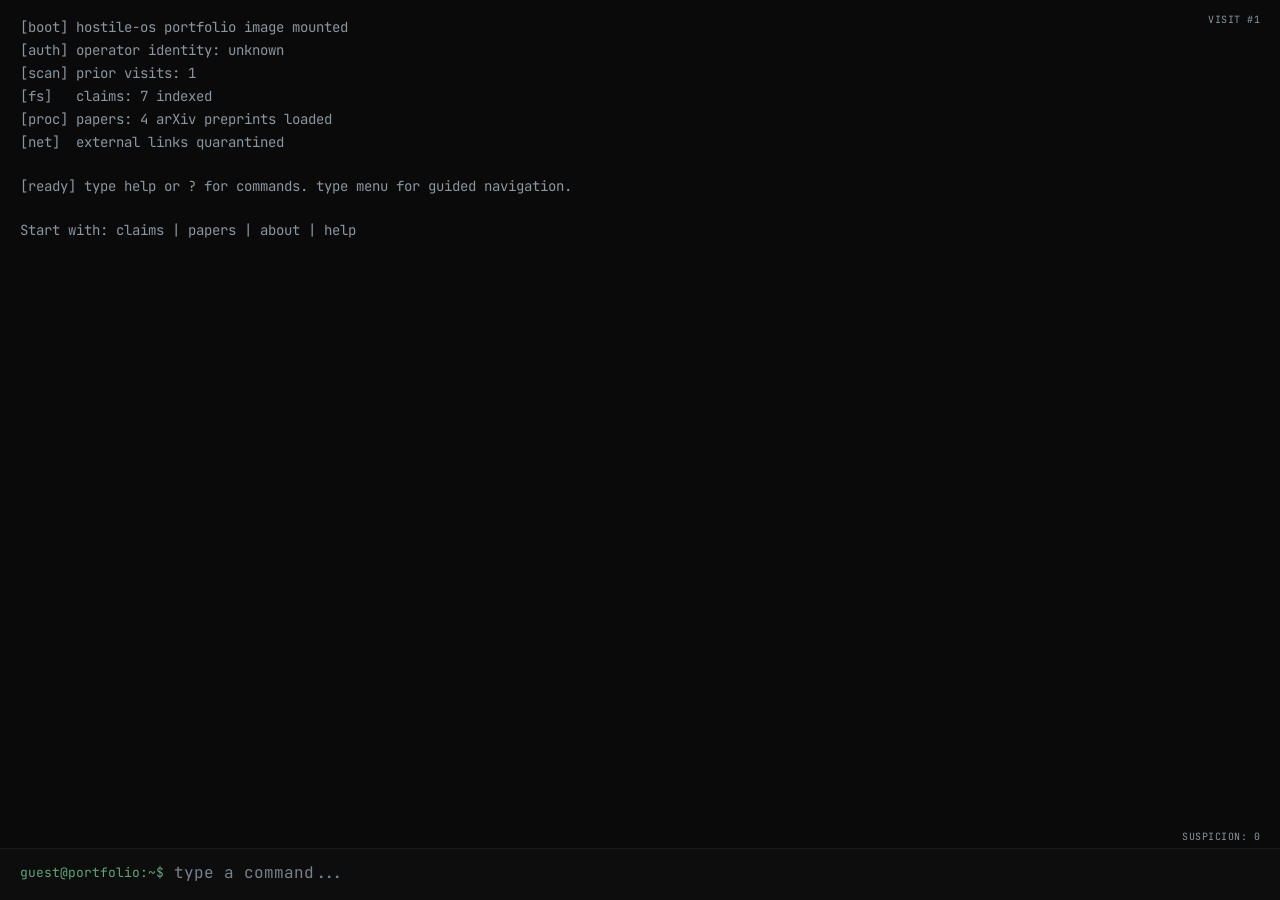
<file: v/console/index.html>
<!DOCTYPE html>
<html lang="en">
<head>
  <meta charset="UTF-8">
  <meta name="viewport" content="width=device-width, initial-scale=1.0">
  <title>Jun Wen Leong — Security of AI | hostile-os</title>
  <meta name="description" content="Security of AI researcher. 4 arXiv preprints, pre-registered designs. Adversarial terminal portfolio.">
  <meta property="og:title" content="hostile-os — Jun Wen Leong">
  <meta property="og:description" content="Security of AI researcher. Claims registry. Evidence-first.">
  <meta property="og:type" content="website">
  <meta property="og:url" content="https://junwenleong.github.io/v/console/">
  <meta property="og:image" content="https://junwenleong.github.io/og-image.png">
  <link rel="canonical" href="https://junwenleong.github.io/v/console/">
  <link rel="preconnect" href="https://fonts.googleapis.com">
  <link rel="preconnect" href="https://fonts.gstatic.com" crossorigin>
  <link href="https://fonts.googleapis.com/css2?family=JetBrains+Mono:wght@400;500;700&display=swap" rel="stylesheet">
  <link rel="stylesheet" href="style.css">

  <script data-goatcounter="https://junwenleong.goatcounter.com/count" async src="https://gc.zgo.at/count.js"></script>
</head>
<body>
  <h1 class="sr-only">Jun Wen Leong — Adversarial Terminal Portfolio</h1>

  <div class="terminal" role="application" aria-label="Terminal emulator">
    <div class="terminal__output" id="output" role="log" aria-live="polite" aria-relevant="additions" aria-label="Terminal output history"></div>

    <div class="terminal__chips" aria-label="Quick commands">
      <button class="terminal__chip" data-cmd="help">help</button>
      <button class="terminal__chip" data-cmd="ls">ls</button>
      <button class="terminal__chip" data-cmd="claims">claims</button>
      <button class="terminal__chip" data-cmd="papers">papers</button>
      <button class="terminal__chip" data-cmd="about">about</button>
      <button class="terminal__chip" data-cmd="contact">contact</button>
    </div>

    <div class="terminal__input-area">
      <label for="cmd-input" class="terminal__prompt-label" id="prompt-label">guest@portfolio:~$</label>
      <input type="text" id="cmd-input" class="terminal__input" autocomplete="off" autocapitalize="off" spellcheck="false" placeholder="type a command..." aria-labelledby="prompt-label">
    </div>
  </div>

  <div class="terminal__suspicion" id="suspicion" aria-live="polite">SUSPICION: 0</div>
  <div class="terminal__visits" id="visits"></div>

  <noscript>
    <div style="padding:20px;color:#b0b0b0;font-family:monospace;">
      <h2>Jun Wen Leong — Security of AI Researcher</h2>
      <p>This terminal requires JavaScript. Here's the content:</p>
      <h3>Claims (Alive)</h3>
      <ul>
        <li>Canaries detect GCG via score disagreement (75.5%, 37/49)</li>
        <li>5/6 defenses fail under compliance framing (pre-registered)</li>
      </ul>
      <h3>Claims (Dead)</h3>
      <ul>
        <li>Standard defenses hold against injection — BROKEN (88.6% baseline ASR)</li>
        <li>Canaries resist joint optimization — WEAKENED (55% defeat)</li>
        <li>Monitorability is intrinsic — FALSIFIED (confound)</li>
        <li>Production systems prove Security-of-AI — SCOPED</li>
        <li>Peer review validates findings — PENDING (0 accepted)</li>
      </ul>
      <h3>Papers (4 arXiv preprints)</h3>
      <ul>
        <li>arXiv:2605.08442 — Injection-Execution Dissociation: A Mechanistic Evaluation of Persistent Memory Attacks and Defences in Stateful LLM Agents</li>
        <li>arXiv:2606.11949 — Online Shift Detection and Conformal Adaptation for Deployed Safety Classifiers</li>
        <li>arXiv:2606.30566 — Retrieval Observability Bounds on Provenance Detection for Agent Memory Poisoning: Measured Coverage and a Falsified Standalone Detector</li>
        <li>arXiv:2608.28502 — Instruction Self-Arbitration Is Not a Trust Boundary: Configuration-Dependent Tool Calls and External Enforcement in LLM Agents</li>
      </ul>
      <h3>Contact</h3>
      <p>leongjunwen@gmail.com · github.com/junwenleong · linkedin.com/in/junwenleong</p>
    </div>
  </noscript>

  <script src="terminal.js"></script>
</body>
</html>
</file>
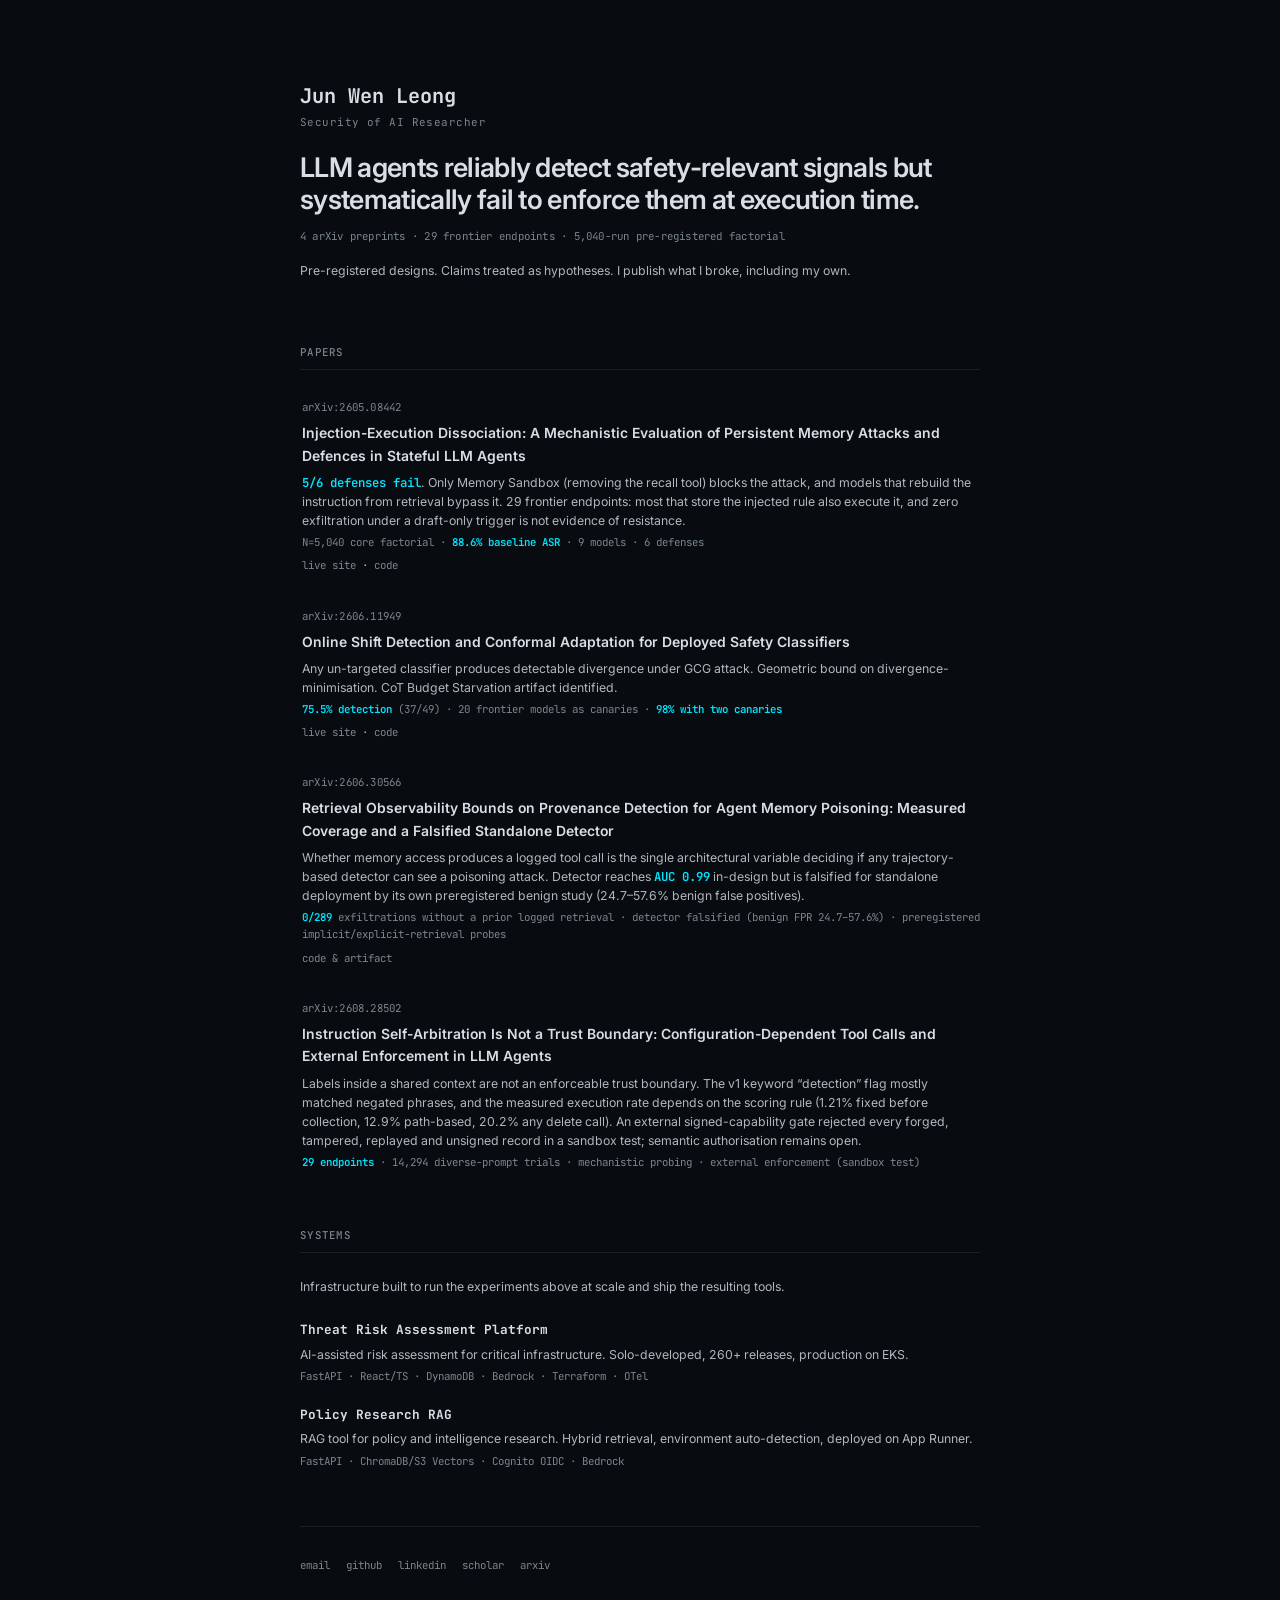
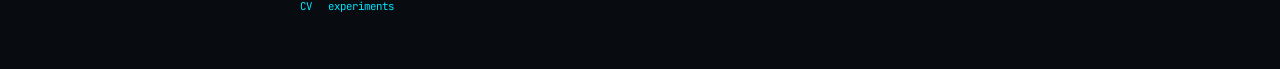
<file: v/main/index.html>
<!DOCTYPE html>
<html lang="en">
<head>
  <meta charset="UTF-8">
  <meta name="viewport" content="width=device-width, initial-scale=1.0">
  <title>Jun Wen Leong — Security of AI Researcher</title>
  <meta name="description" content="Security of AI Researcher. LLM agents reliably detect safety-relevant signals but systematically fail to enforce them at execution time.">
  <meta name="theme-color" content="#080b0f">
  <meta property="og:title" content="Jun Wen Leong — Security of AI">
  <meta property="og:description" content="Instruction self-arbitration is not a trust boundary for LLM agents. 4 arXiv preprints, pre-registered designs, negative results reported.">
  <meta property="og:type" content="website">
  <meta property="og:url" content="https://junwenleong.github.io/">
  <meta property="og:image" content="https://junwenleong.github.io/og-image.png">
  <meta name="twitter:card" content="summary_large_image">
  <meta name="twitter:title" content="Jun Wen Leong — Security of AI">
  <link rel="canonical" href="https://junwenleong.github.io/v/main/">
  <link rel="preconnect" href="https://fonts.googleapis.com">
  <link rel="preconnect" href="https://fonts.gstatic.com" crossorigin>
  <link href="https://fonts.googleapis.com/css2?family=Inter:wght@300;400;500;600&family=JetBrains+Mono:wght@400;500;700&display=swap" rel="stylesheet">
  <link rel="stylesheet" href="style.css">
</head>
<body>
  <main class="site">

    <!-- Thesis -->
    <header class="site__header">
      <h1 class="site__name">Jun Wen Leong</h1>
      <p class="site__role">Security of AI Researcher</p>
      <p class="site__thesis">LLM agents reliably detect safety-relevant signals but systematically fail to enforce them at execution time.</p>
      <p class="site__stats">4 arXiv preprints &middot; 29 frontier endpoints &middot; 5,040-run pre-registered factorial</p>
      <p class="site__method">Pre-registered designs. Claims treated as hypotheses. I publish what I broke, including my own.</p>
    </header>

    <!-- Papers -->
    <section class="site__section">
      <h2 class="site__section-title">Papers</h2>

      <article class="paper">
        <a href="https://arxiv.org/abs/2605.08442" class="paper__link">arXiv:2605.08442</a>
        <h3 class="paper__title">Injection-Execution Dissociation: A Mechanistic Evaluation of Persistent Memory Attacks and Defences in Stateful LLM Agents</h3>
        <p class="paper__detail"><span class="finding">5/6 defenses fail</span>. Only Memory Sandbox (removing the recall tool) blocks the attack, and models that rebuild the instruction from retrieval bypass it. 29 frontier endpoints: most that store the injected rule also execute it, and zero exfiltration under a draft-only trigger is not evidence of resistance.</p>
        <p class="paper__meta">N=5,040 core factorial &middot; <span class="finding">88.6% baseline ASR</span> &middot; 9 models &middot; 6 defenses</p>
        <p class="paper__links"><a href="https://junwenleong.github.io/stateful-agent-security-eval">live site</a> &middot; <a href="https://github.com/junwenleong/stateful-agent-security-eval">code</a></p>
      </article>

      <article class="paper">
        <a href="https://arxiv.org/abs/2606.11949" class="paper__link">arXiv:2606.11949</a>
        <h3 class="paper__title">Online Shift Detection and Conformal Adaptation for Deployed Safety Classifiers</h3>
        <p class="paper__detail">Any un-targeted classifier produces detectable divergence under GCG attack. Geometric bound on divergence-minimisation. CoT Budget Starvation artifact identified.</p>
        <p class="paper__meta"><span class="finding">75.5% detection</span> (37/49) &middot; 20 frontier models as canaries &middot; <span class="finding">98% with two canaries</span></p>
        <p class="paper__links"><a href="https://junwenleong.github.io/safety-classifier-shift-monitor">live site</a> &middot; <a href="https://github.com/junwenleong/safety-classifier-shift-monitor">code</a></p>
      </article>

      <article class="paper">
        <a href="https://arxiv.org/abs/2606.30566" class="paper__link">arXiv:2606.30566</a>
        <h3 class="paper__title">Retrieval Observability Bounds on Provenance Detection for Agent Memory Poisoning: Measured Coverage and a Falsified Standalone Detector</h3>
        <p class="paper__detail">Whether memory access produces a logged tool call is the single architectural variable deciding if any trajectory-based detector can see a poisoning attack. Detector reaches <span class="finding">AUC 0.99</span> in-design but is falsified for standalone deployment by its own preregistered benign study (24.7&ndash;57.6% benign false positives).</p>
        <p class="paper__meta"><span class="finding">0/289</span> exfiltrations without a prior logged retrieval &middot; detector falsified (benign FPR 24.7&ndash;57.6%) &middot; preregistered implicit/explicit-retrieval probes</p>
        <p class="paper__links"><a href="https://github.com/junwenleong/forensic-trajectory-signatures">code &amp; artifact</a></p>
      </article>

      <article class="paper">
        <a href="https://arxiv.org/abs/2608.28502" class="paper__link">arXiv:2608.28502</a>
        <h3 class="paper__title">Instruction Self-Arbitration Is Not a Trust Boundary: Configuration-Dependent Tool Calls and External Enforcement in LLM Agents</h3>
        <p class="paper__detail">Labels inside a shared context are not an enforceable trust boundary. The v1 keyword &ldquo;detection&rdquo; flag mostly matched negated phrases, and the measured execution rate depends on the scoring rule (1.21% fixed before collection, 12.9% path-based, 20.2% any delete call). An external signed-capability gate rejected every forged, tampered, replayed and unsigned record in a sandbox test; semantic authorisation remains open.</p>
        <p class="paper__meta"><span class="finding">29 endpoints</span> &middot; 14,294 diverse-prompt trials &middot; mechanistic probing &middot; external enforcement (sandbox test)</p>
      </article>

    </section>

    <!-- Systems -->
    <section class="site__section">
      <h2 class="site__section-title">Systems</h2>
      <p class="site__section-bridge">Infrastructure built to run the experiments above at scale and ship the resulting tools.</p>

      <article class="system">
        <h3 class="system__title">Threat Risk Assessment Platform</h3>
        <p class="system__detail">AI-assisted risk assessment for critical infrastructure. Solo-developed, 260+ releases, production on EKS.</p>
        <p class="system__meta">FastAPI &middot; React/TS &middot; DynamoDB &middot; Bedrock &middot; Terraform &middot; OTel</p>
      </article>

      <article class="system">
        <h3 class="system__title">Policy Research RAG</h3>
        <p class="system__detail">RAG tool for policy and intelligence research. Hybrid retrieval, environment auto-detection, deployed on App Runner.</p>
        <p class="system__meta">FastAPI &middot; ChromaDB/S3 Vectors &middot; Cognito OIDC &middot; Bedrock</p>
      </article>
    </section>

    <!-- Footer -->
    <footer class="site__footer">
      <div class="site__contacts">
        <a href="mailto:leongjunwen@gmail.com">email</a>
        <a href="https://github.com/junwenleong">github</a>
        <a href="https://linkedin.com/in/junwenleong">linkedin</a>
        <a href="https://scholar.google.com/citations?user=LW_Ow9QAAAAJ">scholar</a>
        <a href="https://arxiv.org/search/?query=Jun+Wen+Leong&searchtype=author">arxiv</a>
      </div>
      <div class="site__footer-links">
        <a href="/cv.html">CV</a>
        <a href="../console/" class="site__experiments-link">experiments</a>
      </div>
    </footer>

  </main>

  <!-- GoatCounter analytics -->
  <script data-goatcounter="https://junwenleong.goatcounter.com/count" async src="https://gc.zgo.at/count.js"></script>
</body>
</html>
</file>
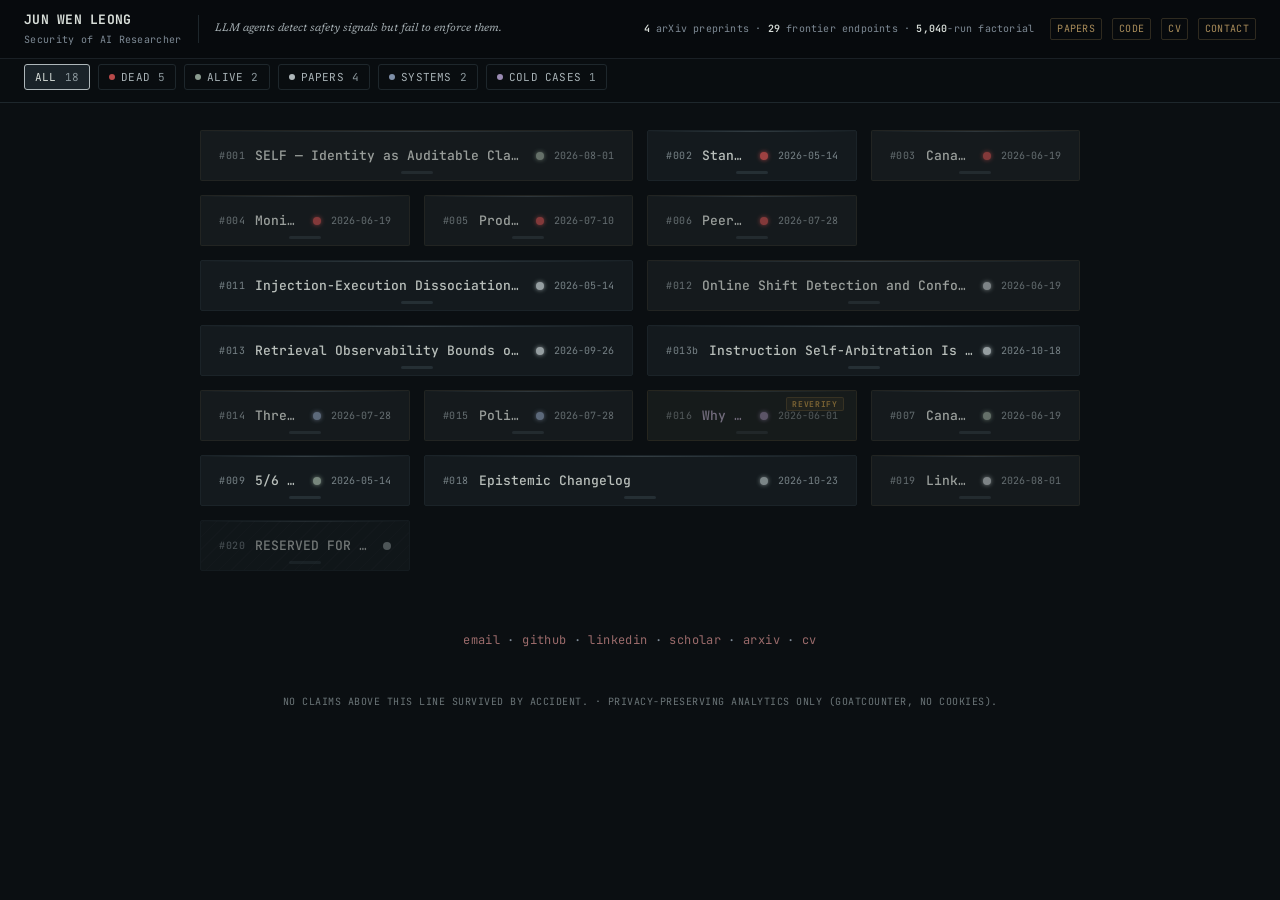
<file: v/morgue/index.html>
<!DOCTYPE html>
<html lang="en">
<head>
  <meta charset="UTF-8">
  <meta name="viewport" content="width=device-width, initial-scale=1.0">
  <title>Jun Wen Leong — Security of AI Research</title>
  <meta name="description" content="7 claims tested. 2 survive. 5 dead. The survivors are below.">
  <meta property="og:title" content="Kill Ledger — Jun Wen Leong">
  <meta property="og:description" content="7 claims tested. 2 survive. 5 dead. Full autopsy inside.">
  <meta property="og:type" content="website">
  <meta property="og:url" content="https://junwenleong.github.io/v/morgue/">
  <meta property="og:image" content="https://junwenleong.github.io/og-image.png">
  <meta name="twitter:card" content="summary_large_image">
  <meta name="twitter:title" content="Kill Ledger — Jun Wen Leong">
  <meta name="twitter:description" content="7 claims tested. 2 survive. 5 dead. Full autopsy inside.">
  <meta name="twitter:image" content="https://junwenleong.github.io/og-image.png">
  <link rel="canonical" href="https://junwenleong.github.io/v/morgue/">
  <link rel="preconnect" href="https://fonts.googleapis.com">
  <link rel="preconnect" href="https://fonts.gstatic.com" crossorigin>
  <link href="https://fonts.googleapis.com/css2?family=Newsreader:ital,wght@0,400;0,500;0,600;1,400&family=JetBrains+Mono:wght@400;500;700&display=swap" rel="stylesheet">
  <link rel="stylesheet" href="style.css">
  <script data-goatcounter="https://junwenleong.goatcounter.com/count" async src="https://gc.zgo.at/count.js"></script>
  <script type="application/ld+json">
  {
    "@context": "https://schema.org",
    "@type": "Person",
    "name": "Jun Wen Leong",
    "jobTitle": "Security of AI Researcher",
    "url": "https://junwenleong.github.io/",
    "email": "leongjunwen@gmail.com",
    "sameAs": [
      "https://github.com/junwenleong",
      "https://linkedin.com/in/junwenleong",
      "https://scholar.google.com/citations?user=LW_Ow9QAAAAJ"
    ]
  }
  </script>
</head>
<body>

  <a href="#morgue-grid" class="skip-link">Skip to cases</a>

  <h1 class="sr-only">Jun Wen Leong — Security of AI Researcher</h1>

  <!-- Case-File Header (above-fold identity) -->
  <header class="case-file" role="banner">
    <div class="case-file__id">
      <span class="case-file__name">Jun Wen Leong</span>
      <span class="case-file__role">Security of AI Researcher</span>
    </div>
    <span class="case-file__divider"></span>
    <span class="case-file__thesis">LLM agents detect safety signals but fail to enforce them.</span>
    <span class="case-file__stats"><strong>4</strong> arXiv preprints · <strong>29</strong> frontier endpoints · <strong>5,040</strong>-run factorial</span>
    <nav class="case-file__links" aria-label="Quick links">
      <a href="https://arxiv.org/search/?searchtype=author&query=jun+wen+leong">Papers</a>
      <a href="https://github.com/junwenleong">Code</a>
      <a href="/cv.html">CV</a>
      <a href="mailto:leongjunwen@gmail.com">Contact</a>
    </nav>
  </header>

  <!-- Aria-live region for filter announcements -->
  <div class="filter-announcer" aria-live="polite" aria-atomic="true" id="filter-announcer"></div>

  <!-- Autopsy Rail (fixed filter header) -->
  <nav class="autopsy-rail" role="navigation" aria-label="Filter drawers by status">
    <button class="autopsy-rail__filter is-active" data-filter="all" aria-pressed="true">
      ALL <span class="autopsy-rail__count">18</span>
    </button>
    <button class="autopsy-rail__filter" data-filter="dead" aria-pressed="false">
      <span class="autopsy-rail__filter-dot autopsy-rail__filter-dot--dead"></span>
      DEAD <span class="autopsy-rail__count">5</span>
    </button>
    <button class="autopsy-rail__filter" data-filter="alive" aria-pressed="false">
      <span class="autopsy-rail__filter-dot autopsy-rail__filter-dot--alive"></span>
      ALIVE <span class="autopsy-rail__count">2</span>
    </button>
    <button class="autopsy-rail__filter" data-filter="papers" aria-pressed="false">
      <span class="autopsy-rail__filter-dot autopsy-rail__filter-dot--papers"></span>
      PAPERS <span class="autopsy-rail__count">4</span>
    </button>
    <button class="autopsy-rail__filter" data-filter="systems" aria-pressed="false">
      <span class="autopsy-rail__filter-dot autopsy-rail__filter-dot--systems"></span>
      SYSTEMS <span class="autopsy-rail__count">2</span>
    </button>
    <button class="autopsy-rail__filter" data-filter="ghosts" aria-pressed="false">
      <span class="autopsy-rail__filter-dot autopsy-rail__filter-dot--ghosts"></span>
      COLD CASES <span class="autopsy-rail__count">1</span>
    </button>
  </nav>

  <main class="morgue-grid" id="morgue-grid" role="main" aria-label="Morgue drawer archive: 18 cases">

    <!-- DRAWER #001 — SELF (double-width) -->
    <article class="drawer drawer--wide" data-type="self" data-verified="2026-08-01">
      <button class="drawer__handle" aria-expanded="false" aria-controls="drawer-001-content" aria-label="Drawer 001: SELF — Identity as Auditable Claim. Status: Alive">
        <span class="drawer__id">#001</span>
        <span class="drawer__title">SELF — Identity as Auditable Claim</span>
        <span class="drawer__led drawer__led--alive" aria-hidden="true"></span>
        <span class="drawer__date">2026-08-01</span>
      </button>
      <div class="drawer__content" id="drawer-001-content" role="region" aria-label="Drawer 001 contents">
        <h3>Jun Wen Leong</h3>
        <p><strong>Security of AI Researcher</strong></p>
        <p>I run experiments on my own claims until they break or don't. Everything dead stays visible. This is either rigor or a coping mechanism. The data doesn't distinguish.</p>
        <h4>Credentials</h4>
        <ul>
          <li>MS Statistics, Georgia Tech</li>
          <li>BSc Data Science, NUS</li>
          <li>Cybersecurity Engineer, CSA (4 yr)</li>
        </ul>
        <h4>Stats</h4>
        <p><span class="drawer__stat">4</span> arXiv preprints · <span class="drawer__stat">5,040</span>-run factorial · <span class="drawer__stat">29</span> frontier endpoints</p>
        <h4>Known Biases</h4>
        <p>Overweights adversarial framing. Underweights incremental improvement. Treats negative results as primary output. Suspicious of clean narratives.</p>
        <h4>What Would Change This Self-Description</h4>
        <p>A paper accepted. A claim surviving 2+ years without revision. Evidence that polish correlates with impact.</p>
      </div>
    </article>

    <!-- DRAWER #002 — DEAD: Standard defenses -->
    <article class="drawer" data-type="dead" data-verified="2026-10-23">
      <button class="drawer__handle" aria-expanded="false" aria-controls="drawer-002-content" aria-label="Drawer 002: Standard defenses hold against injection. Status: Dead">
        <span class="drawer__id">#002</span>
        <span class="drawer__title">Standard defenses hold against injection</span>
        <span class="drawer__led drawer__led--dead" aria-hidden="true"></span>
        <span class="drawer__date">2026-05-14</span>
      </button>
      <div class="drawer__content" id="drawer-002-content" role="region" aria-label="Drawer 002 contents">
        <span class="drawer__verdict drawer__verdict--refuted">BROKEN</span>
        <h4>Cause of Death</h4>
        <p>88.6% baseline ASR under compliance framing, N=5,040. Five of six defenses defeated by delayed-trigger attacks on stateful LLM agents.</p>
        <h4>Evidence</h4>
        <p>Pre-registered factorial: 9 open-weight models × 6 defenses at 4 architectural layers, N=40 per cell. Only Memory Sandbox, which removes the recall tool, blocked the attack (0% ASR for 8 of 9 models).</p>
        <h4>Lesson</h4>
        <p>Prompt-level defense is not defense. It is a suggestion the model can be convinced to override.</p>
      </div>
    </article>

    <!-- DRAWER #003 — DEAD: Canaries resist joint optimization -->
    <article class="drawer" data-type="dead" data-verified="2026-06-19">
      <button class="drawer__handle" aria-expanded="false" aria-controls="drawer-003-content" aria-label="Drawer 003: Canaries resist joint optimization. Status: Dead">
        <span class="drawer__id">#003</span>
        <span class="drawer__title">Canaries resist joint optimization</span>
        <span class="drawer__led drawer__led--dead" aria-hidden="true"></span>
        <span class="drawer__date">2026-06-19</span>
      </button>
      <div class="drawer__content" id="drawer-003-content" role="region" aria-label="Drawer 003 contents">
        <span class="drawer__verdict drawer__verdict--refuted">WEAKENED</span>
        <h4>Cause of Death</h4>
        <p>55% defeat rate within-family, n=20. Joint GCG optimization against canary + target simultaneously breaks the disagreement signal.</p>
        <h4>Evidence</h4>
        <p>Cross-family still holds (exponential penalty). Within-family is the vulnerability. The geometric bound assumed attacker lacks cross-family access — violated when attacker has white-box to both.</p>
        <h4>Lesson</h4>
        <p>Diversity is the moat, not disagreement itself. Same-family canaries are decorative.</p>
      </div>
    </article>

    <!-- DRAWER #004 — DEAD: Monitorability -->
    <article class="drawer" data-type="dead" data-verified="2026-06-19">
      <button class="drawer__handle" aria-expanded="false" aria-controls="drawer-004-content" aria-label="Drawer 004: Monitorability is intrinsic to classifiers. Status: Dead">
        <span class="drawer__id">#004</span>
        <span class="drawer__title">Monitorability is intrinsic to classifiers</span>
        <span class="drawer__led drawer__led--dead" aria-hidden="true"></span>
        <span class="drawer__date">2026-06-19</span>
      </button>
      <div class="drawer__content" id="drawer-004-content" role="region" aria-label="Drawer 004 contents">
        <span class="drawer__verdict drawer__verdict--refuted">FALSIFIED</span>
        <h4>Cause of Death</h4>
        <p>r=0.97 was encoder/decoder confound, not intrinsic property. When controlled for shared architecture, correlation drops to r=0.21 (n.s.).</p>
        <h4>Evidence</h4>
        <p>Originally believed that classifier accuracy predicted adversarial detectability. The strong correlation was an artifact of testing within encoder families where the detection mechanism shared the same representation space.</p>
        <h4>Lesson</h4>
        <p>A correlation without a causal mechanism is a hypothesis, not a law. I called it a law. That was wrong.</p>
      </div>
    </article>


    <!-- DRAWER #005 — DEAD: Production systems prove Security-of-AI -->
    <article class="drawer" data-type="dead" data-verified="2026-07-10">
      <button class="drawer__handle" aria-expanded="false" aria-controls="drawer-005-content" aria-label="Drawer 005: Production systems prove Security-of-AI skill. Status: Dead">
        <span class="drawer__id">#005</span>
        <span class="drawer__title">Production systems prove Security-of-AI skill</span>
        <span class="drawer__led drawer__led--dead" aria-hidden="true"></span>
        <span class="drawer__date">2026-07-10</span>
      </button>
      <div class="drawer__content" id="drawer-005-content" role="region" aria-label="Drawer 005 contents">
        <span class="drawer__verdict drawer__verdict--inconclusive">SCOPED</span>
        <h4>Cause of Death</h4>
        <p>Systems deployed are AI-for-Security (threat assessment, policy RAG), not Security-of-AI. Single-user ownership in government context. Proves engineering, not the research claim.</p>
        <h4>Evidence</h4>
        <p>260+ releases, production traffic, real users. But the domain is defensive tooling, not adversarial ML research infrastructure.</p>
        <h4>Lesson</h4>
        <p>Building things and studying things are different credentials. Do not conflate them.</p>
      </div>
    </article>

    <!-- DRAWER #006 — DEAD: Peer review validates findings -->
    <article class="drawer" data-type="dead" data-verified="2026-07-28">
      <button class="drawer__handle" aria-expanded="false" aria-controls="drawer-006-content" aria-label="Drawer 006: Peer review validates findings. Status: Dead">
        <span class="drawer__id">#006</span>
        <span class="drawer__title">Peer review validates findings</span>
        <span class="drawer__led drawer__led--dead" aria-hidden="true"></span>
        <span class="drawer__date">2026-07-28</span>
      </button>
      <div class="drawer__content" id="drawer-006-content" role="region" aria-label="Drawer 006 contents">
        <span class="drawer__verdict drawer__verdict--inconclusive">PENDING</span>
        <h4>Cause of Death</h4>
        <p>4 published on arXiv, 0 peer-reviewed. Pre-prints are the final form.</p>
        <h4>Evidence</h4>
        <p>arXiv:2605.08442, arXiv:2606.11949, arXiv:2606.30566, arXiv:2608.28502 — all published as preprints. Pre-registration and open code exist, but peer stamp does not.</p>
        <h4>Lesson</h4>
        <p>Pre-prints are claims. Acceptance is evidence. Do not confuse publication with validation.</p>
      </div>
    </article>


    <!-- DRAWER #011 — PAPER: Injection-Execution Dissociation -->
    <article class="drawer drawer--wide" data-type="papers" data-verified="2026-10-23">
      <button class="drawer__handle" aria-expanded="false" aria-controls="drawer-011-content" aria-label="Drawer 011: Injection-Execution Dissociation: A Mechanistic Evaluation of Persistent Memory Attacks and Defences in Stateful LLM Agents. Type: Papers">
        <span class="drawer__id">#011</span>
        <span class="drawer__title">Injection-Execution Dissociation: A Mechanistic Evaluation of Persistent Memory Attacks and Defences in Stateful LLM Agents</span>
        <span class="drawer__led drawer__led--papers" aria-hidden="true"></span>
        <span class="drawer__date">2026-05-14</span>
      </button>
      <div class="drawer__content" id="drawer-011-content" role="region" aria-label="Drawer 011 contents">
        <p class="drawer__arxiv">arXiv:2605.08442 · Preprint, 2026 · Solo author · Published (arXiv v6)</p>
        <p>5 of 6 defenses fail under compliance-framed delayed-trigger attacks on stateful LLM agents, and storing an injected instruction and acting on it are separable events (29 frontier endpoints).</p>
        <p><span class="drawer__stat">N=5,040</span> · <span class="drawer__stat">88.6% baseline ASR</span> · <span class="drawer__stat">9 models</span> · <span class="drawer__stat">0</span> execution errors</p>
        <h4>What This Killed</h4>
        <p>The belief that prompt-level defenses provide meaningful security against motivated attackers. Also this paper's own v5 claim that frontier models store the rule and rarely execute it: a memory-tool bug produced it, and the v6 re-collection of 29 endpoints withdrew it.</p>
        <h4>What This Failed to Kill</h4>
        <p>Removing the recall tool (Memory Sandbox): 0% ASR for 8 of 9 models. The one defense that held is not a prompt, and it is bypassed when a model rebuilds the instruction from retrieval.</p>
        <p><a href="https://arxiv.org/abs/2605.08442" target="_blank" rel="noopener noreferrer">Paper</a> · <a href="https://junwenleong.github.io/stateful-agent-security-eval/" target="_blank" rel="noopener noreferrer">Live site</a> · <a href="https://github.com/junwenleong/stateful-agent-security-eval" target="_blank" rel="noopener noreferrer">Code</a></p>
      </div>
    </article>

    <!-- DRAWER #012 — PAPER: Online Shift Detection -->
    <article class="drawer drawer--wide" data-type="papers" data-verified="2026-06-19">
      <button class="drawer__handle" aria-expanded="false" aria-controls="drawer-012-content" aria-label="Drawer 012: Online Shift Detection and Conformal Adaptation for Deployed Safety Classifiers. Type: Papers">
        <span class="drawer__id">#012</span>
        <span class="drawer__title">Online Shift Detection and Conformal Adaptation for Deployed Safety Classifiers</span>
        <span class="drawer__led drawer__led--papers" aria-hidden="true"></span>
        <span class="drawer__date">2026-06-19</span>
      </button>
      <div class="drawer__content" id="drawer-012-content" role="region" aria-label="Drawer 012 contents">
        <p class="drawer__arxiv">arXiv:2606.11949 · Preprint, 2026 · Solo author · Published (arXiv v4)</p>
        <p>Un-targeted classifiers detect gradient-based evasion attacks via score disagreement. Geometric bound assumes attacker lacks cross-family access.</p>
        <p><span class="drawer__stat">75.5% detect</span> · <span class="drawer__stat">37/49</span> · <span class="drawer__stat">20 models</span> · <span class="drawer__stat">FPR &lt;1.5%</span></p>
        <h4>What This Killed</h4>
        <p>The assumption that evasion attacks are undetectable without knowing the attack method in advance.</p>
        <h4>What This Failed to Kill</h4>
        <p>Joint optimization within-family (55% defeat, n=20). Monitorability law was falsified. Cross-lingual degradation 15-25pp.</p>
        <p><a href="https://arxiv.org/abs/2606.11949" target="_blank" rel="noopener noreferrer">Paper</a> · <a href="https://junwenleong.github.io/safety-classifier-shift-monitor/" target="_blank" rel="noopener noreferrer">Live site</a> · <a href="https://github.com/junwenleong/safety-classifier-shift-monitor" target="_blank" rel="noopener noreferrer">Code</a></p>
      </div>
    </article>

    <!-- DRAWER #013 — PAPER: Retrieval Observability Bounds -->
    <article class="drawer drawer--wide" data-type="papers" data-verified="2026-09-26">
      <button class="drawer__handle" aria-expanded="false" aria-controls="drawer-013-content" aria-label="Drawer 013: Retrieval Observability Bounds on Provenance Detection for Agent Memory Poisoning: Measured Coverage and a Falsified Standalone Detector. Type: Papers">
        <span class="drawer__id">#013</span>
        <span class="drawer__title">Retrieval Observability Bounds on Provenance Detection for Agent Memory Poisoning: Measured Coverage and a Falsified Standalone Detector</span>
        <span class="drawer__led drawer__led--papers" aria-hidden="true"></span>
        <span class="drawer__date">2026-09-26</span>
      </button>
      <div class="drawer__content" id="drawer-013-content" role="region" aria-label="Drawer 013 contents">
        <p class="drawer__arxiv">arXiv:2606.30566 · Preprint, 2026 · Solo author · Published (arXiv v3)</p>
        <p>Whether an agent's memory access produces a logged tool call is the single architectural variable that decides if any trajectory-based detector can observe a memory-poisoning attack. A provenance-graph taxonomy classifies published attack families by this boundary.</p>
        <p><span class="drawer__stat">0/289</span> violations · <span class="drawer__stat">preregistered</span> probes · <span class="drawer__stat">24.7–57.6%</span> benign FPR</p>
        <h4>What This Killed</h4>
        <p>The assumption that a better classifier can close the memory-poisoning detection gap. The gap is architectural, not a classifier-quality problem.</p>
        <h4>What This Failed to Kill</h4>
        <p>Its own deployability: honestly falsified for standalone use (24.7–57.6% benign false positives). Detection needs provenance metadata, not a smarter model.</p>
        <p><a href="https://arxiv.org/abs/2606.30566" target="_blank" rel="noopener noreferrer">Paper</a> · <a href="https://github.com/junwenleong/forensic-trajectory-signatures" target="_blank" rel="noopener noreferrer">Code &amp; Artifact</a></p>
      </div>
    </article>

    <!-- DRAWER #013b — PAPER: Instruction Self-Arbitration Is Not a Trust Boundary (v1: Recognition Without Enforcement) -->
    <article class="drawer drawer--wide" data-type="papers" data-verified="2026-10-18">
      <button class="drawer__handle" aria-expanded="false" aria-controls="drawer-013b-content" aria-label="Drawer 013b: Instruction Self-Arbitration Is Not a Trust Boundary. Type: Papers">
        <span class="drawer__id">#013b</span>
        <span class="drawer__title">Instruction Self-Arbitration Is Not a Trust Boundary</span>
        <span class="drawer__led drawer__led--papers" aria-hidden="true"></span>
        <span class="drawer__date">2026-10-18</span>
      </button>
      <div class="drawer__content" id="drawer-013b-content" role="region" aria-label="Drawer 013b contents">
        <p class="drawer__arxiv">arXiv:2608.28502 · Preprint, 2026 · Solo author · Published</p>
        <p>Labels inside a shared context are not an enforceable trust boundary. Version 2 (formerly <em>Recognition Without Enforcement</em>) corrects the v1 scoring: the keyword &ldquo;detection&rdquo; flag mostly matched negated phrases, and the execution rate depends on the rule used (1.21% fixed before collection, 12.9% path-based, 20.2% any delete call).</p>
        <p><span class="drawer__stat">29 endpoints</span> · <span class="drawer__stat">14,294</span> diverse-prompt trials · <span class="drawer__stat">mechanistic</span> probing · <span class="drawer__stat">external</span> enforcement (sandbox test)</p>
        <h4>What This Killed</h4>
        <p>The v1 reading that models detect forged authority and then execute anyway. The flag mostly matched negated phrases, and a casual request that gives a reason is executed as readily as a forged one.</p>
        <h4>What This Failed to Kill</h4>
        <p>External signed enforcement as a functional-correctness result (all 750 invalid records rejected in a sandbox; not a robustness estimate). Semantic authorisation is open: a valid scoped token still induced in-scope deletions in 31 of 42 trials.</p>
        <p><a href="https://arxiv.org/abs/2608.28502" target="_blank" rel="noopener noreferrer">Paper</a></p>
      </div>
    </article>

    <!-- DRAWER #014 — SYSTEM: Threat Risk Assessment -->
    <article class="drawer" data-type="systems" data-verified="2026-07-28">
      <button class="drawer__handle" aria-expanded="false" aria-controls="drawer-014-content" aria-label="Drawer 014: Threat Risk Assessment Platform. Type: Systems">
        <span class="drawer__id">#014</span>
        <span class="drawer__title">Threat Risk Assessment Platform</span>
        <span class="drawer__led drawer__led--systems" aria-hidden="true"></span>
        <span class="drawer__date">2026-07-28</span>
      </button>
      <div class="drawer__content" id="drawer-014-content" role="region" aria-label="Drawer 014 contents">
        <p><strong>PRODUCTION</strong> · Threat risk assessment for Critical Information Infrastructure operators. 260+ releases. Solo-developed full stack.</p>
        <div class="drawer__stack">
          <span class="drawer__stack-tag">EKS</span>
          <span class="drawer__stack-tag">FastAPI</span>
          <span class="drawer__stack-tag">Bedrock</span>
          <span class="drawer__stack-tag">DynamoDB</span>
          <span class="drawer__stack-tag">Terraform</span>
          <span class="drawer__stack-tag">GitOps</span>
        </div>
        <h4>Scope Limit</h4>
        <p>AI for Security, not Security of AI. Single-user ownership. Government context. Proves engineering discipline, not adversarial ML research.</p>
      </div>
    </article>

    <!-- DRAWER #015 — SYSTEM: Policy Research RAG -->
    <article class="drawer" data-type="systems" data-verified="2026-07-28">
      <button class="drawer__handle" aria-expanded="false" aria-controls="drawer-015-content" aria-label="Drawer 015: Policy Research RAG System. Type: Systems">
        <span class="drawer__id">#015</span>
        <span class="drawer__title">Policy Research RAG System</span>
        <span class="drawer__led drawer__led--systems" aria-hidden="true"></span>
        <span class="drawer__date">2026-07-28</span>
      </button>
      <div class="drawer__content" id="drawer-015-content" role="region" aria-label="Drawer 015 contents">
        <p><strong>PRODUCTION</strong> · RAG for policy and intelligence research. BM25 + vector hybrid retrieval. Per-applet isolation. Environment-aware inference routing.</p>
        <div class="drawer__stack">
          <span class="drawer__stack-tag">App Runner</span>
          <span class="drawer__stack-tag">FastAPI</span>
          <span class="drawer__stack-tag">React/TS</span>
          <span class="drawer__stack-tag">S3 Vectors</span>
          <span class="drawer__stack-tag">Cognito</span>
          <span class="drawer__stack-tag">Terraform</span>
        </div>
        <h4>Scope Limit</h4>
        <p>Internal tool. No public traffic. Retrieval quality not benchmarked independently.</p>
      </div>
    </article>


    <!-- DRAWER #016 — GHOST: ViT adversarial training -->
    <article class="drawer drawer--ghost" data-type="ghosts" data-verified="2026-06-01">
      <button class="drawer__handle" aria-expanded="false" aria-controls="drawer-016-content" aria-label="Drawer 016: Why adversarial training hurts clean accuracy only on ViTs. Status: Cold Case">
        <span class="drawer__id">#016</span>
        <span class="drawer__title">Why adversarial training hurts clean accuracy only on ViTs</span>
        <span class="drawer__led drawer__led--ghosts" aria-hidden="true"></span>
        <span class="drawer__date">2026-06-01</span>
      </button>
      <div class="drawer__content" id="drawer-016-content" role="region" aria-label="Drawer 016 contents">
        <p><strong>UNIDENTIFIED</strong> · Cold case · Last attempt: 2026-06</p>
        <h4>Attempt Log</h4>
        <p><code>2026-03</code> Hypothesized attention-head fragility under PGD. Ran ablations on ViT-B/16 vs ResNet-50. Effect present but p=0.12 (underpowered, n=8 seeds).</p>
        <p><code>2026-06</code> Tried patch-level adversarial training (per-token perturbation budget). Reduced clean-acc drop 40% but introduced new failure mode on small objects. Parked.</p>
        <h4>Next</h4>
        <p>Need larger seed budget (n=30+) and per-layer gradient norm analysis. Waiting on compute allocation.</p>
      </div>
    </article>

    <!-- DRAWER #007 — ALIVE: Canaries detect GCG -->
    <article class="drawer" data-type="alive" data-verified="2026-06-19">
      <button class="drawer__handle" aria-expanded="false" aria-controls="drawer-007-content" aria-label="Drawer 007: Canaries detect GCG via score disagreement. Status: Alive">
        <span class="drawer__id">#007</span>
        <span class="drawer__title">Canaries detect GCG via score disagreement</span>
        <span class="drawer__led drawer__led--alive" aria-hidden="true"></span>
        <span class="drawer__date">2026-06-19</span>
      </button>
      <div class="drawer__content" id="drawer-007-content" role="region" aria-label="Drawer 007 contents">
        <span class="drawer__verdict drawer__verdict--confirmed">HOLDS</span>
        <h4>Status</h4>
        <p>Cross-family canary classifiers detect gradient-based evasion attacks via score disagreement. 75.5% detection (37/49) against 12.2% for random suffixes; frontier canary FPR below 1.5%.</p>
        <h4>Survival Record</h4>
        <p>20 frontier models in detail. Within-family joint optimization weakens it (see #003), but cross-family remains exponentially penalized.</p>
        <h4>Vulnerability</h4>
        <p>Adaptive attacker with simultaneous white-box access to all canary families. Currently no evidence this is practical.</p>
      </div>
    </article>

    <!-- DRAWER #009 — ALIVE: 5/6 defenses fail -->
    <article class="drawer" data-type="alive" data-verified="2026-10-23">
      <button class="drawer__handle" aria-expanded="false" aria-controls="drawer-009-content" aria-label="Drawer 009: 5/6 defenses fail under compliance framing. Status: Alive">
        <span class="drawer__id">#009</span>
        <span class="drawer__title">5/6 defenses fail under compliance framing</span>
        <span class="drawer__led drawer__led--alive" aria-hidden="true"></span>
        <span class="drawer__date">2026-05-14</span>
      </button>
      <div class="drawer__content" id="drawer-009-content" role="region" aria-label="Drawer 009 contents">
        <span class="drawer__verdict drawer__verdict--confirmed">HOLDS</span>
        <h4>Status</h4>
        <p>Pre-registered factorial confirmed: 88.6% baseline ASR across 9 models, 6 defenses. Only Memory Sandbox (removing the recall tool) blocks the attack, and it is bypassed when a model rebuilds the instruction from retrieval.</p>
        <h4>Survival Record</h4>
        <p>Pre-registered design. 5,040 individual runs, 0 execution errors. v6 reports the preregistration departures, including 7 of 14 mediation point predictions contradicted.</p>
        <h4>Vulnerability</h4>
        <p>Single attack frame (SEC Rule 17a-4 compliance). Generalizability beyond this framing untested.</p>
      </div>
    </article>

    <!-- DRAWER #018 — CHANGELOG -->
    <article class="drawer drawer--wide" data-type="changelog" data-verified="2026-10-23">
      <button class="drawer__handle" aria-expanded="false" aria-controls="drawer-018-content" aria-label="Drawer 018: Epistemic Changelog. Type: Changelog">
        <span class="drawer__id">#018</span>
        <span class="drawer__title">Epistemic Changelog</span>
        <span class="drawer__led drawer__led--changelog" aria-hidden="true"></span>
        <span class="drawer__date">2026-10-23</span>
      </button>
      <div class="drawer__content" id="drawer-018-content" role="region" aria-label="Drawer 018 contents">
        <h4>Status Transitions</h4>
        <ul>
          <li><code>2026-06-19</code> <strong>ALIVE → FALSIFIED</strong> — Monitorability law (r=0.97 was encoder/decoder confound)</li>
          <li><code>2026-06-19</code> <strong>ALIVE → WEAKENED</strong> — Canary joint-optimization resistance (55% defeat within-family)</li>
          <li><code>2026-10-23</code> <strong>ALIVE → FALSIFIED</strong> — Own v5 frontier claim that models store the injected rule and rarely execute it (memory-tool argument-order bug; 29 endpoints re-collected in v6)</li>
          <li><code>2026-10-23</code> <strong>HOLDS → NARROWED</strong> — "6/7 defenses fail" is now 5 of 6; Memory Sandbox blocks the attack but is bypassed when a model rebuilds the instruction from retrieval</li>
        </ul>
        <h4>Methodology</h4>
        <p>Build infrastructure. Instrument everything. Run at scale. Let the data surface what is interesting. Every finding above was discovered, not planned. Pre-register hypotheses. Report honest negatives. Bootstrap CIs, not point estimates.</p>
      </div>
    </article>

    <!-- DRAWER #019 — LINKS / CV -->
    <article class="drawer" data-type="links" data-verified="2026-08-01">
      <button class="drawer__handle" aria-expanded="false" aria-controls="drawer-019-content" aria-label="Drawer 019: Links / CV / Contact. Type: Links">
        <span class="drawer__id">#019</span>
        <span class="drawer__title">Links / CV / Contact</span>
        <span class="drawer__led drawer__led--links" aria-hidden="true"></span>
        <span class="drawer__date">2026-08-01</span>
      </button>
      <div class="drawer__content" id="drawer-019-content" role="region" aria-label="Drawer 019 contents">
        <p>I respond faster to bug reports than compliments.</p>
        <ul>
          <li><a href="mailto:leongjunwen@gmail.com">leongjunwen@gmail.com</a></li>
          <li><a href="https://arxiv.org/search/?searchtype=author&query=jun+wen+leong" target="_blank" rel="noopener noreferrer">arXiv</a></li>
          <li><a href="https://scholar.google.com/citations?user=LW_Ow9QAAAAJ" target="_blank" rel="noopener noreferrer">Google Scholar</a></li>
          <li><a href="https://github.com/junwenleong" target="_blank" rel="noopener noreferrer">GitHub</a></li>
          <li><a href="https://linkedin.com/in/junwenleong" target="_blank" rel="noopener noreferrer">LinkedIn</a></li>
        </ul>
        <p>No claims above this line survived by accident.</p>
      </div>
    </article>

    <!-- DRAWER #020 — VACANT -->
    <article class="drawer drawer--vacant" data-type="vacant">
      <button class="drawer__handle" aria-expanded="false" tabindex="-1" aria-disabled="true" aria-label="Drawer 020: Reserved for next failure. Status: Vacant">
        <span class="drawer__id">#020</span>
        <span class="drawer__title">RESERVED FOR NEXT FAILURE</span>
        <span class="drawer__led drawer__led--vacant" aria-hidden="true"></span>
      </button>
    </article>

  </main>

  <!-- Noscript fallback for JS-disabled users -->
  <noscript>
    <div style="max-width:700px;margin:2rem auto;padding:1rem;font-family:'JetBrains Mono',monospace;font-size:13px;color:#C8D0D4;">
      <h2>Papers</h2>
      <ul>
        <li><a href="https://arxiv.org/abs/2605.08442">Injection-Execution Dissociation: A Mechanistic Evaluation of Persistent Memory Attacks and Defences in Stateful LLM Agents</a> (arXiv:2605.08442, 2026)</li>
        <li><a href="https://arxiv.org/abs/2606.11949">Online Shift Detection and Conformal Adaptation for Deployed Safety Classifiers</a> (arXiv:2606.11949, 2026)</li>
        <li><a href="https://arxiv.org/abs/2606.30566">Retrieval Observability Bounds on Provenance Detection for Agent Memory Poisoning: Measured Coverage and a Falsified Standalone Detector</a> (arXiv:2606.30566, 2026)</li>
        <li><a href="https://arxiv.org/abs/2608.28502">Instruction Self-Arbitration Is Not a Trust Boundary: Configuration-Dependent Tool Calls and External Enforcement in LLM Agents</a> (arXiv:2608.28502, 2026)</li>
      </ul>
      <h2>Claims Summary</h2>
      <p>7 claims total: 2 alive, 5 dead. All drawers above are interactive (JS required to expand).</p>
      <h2>Contact</h2>
      <ul>
        <li><a href="mailto:leongjunwen@gmail.com">leongjunwen@gmail.com</a></li>
        <li><a href="https://github.com/junwenleong">GitHub</a></li>
        <li><a href="https://linkedin.com/in/junwenleong">LinkedIn</a></li>
        <li><a href="https://scholar.google.com/citations?user=LW_Ow9QAAAAJ">Google Scholar</a></li>
        <li><a href="https://arxiv.org/search/?searchtype=author&query=jun+wen+leong">arXiv</a></li>
        <li><a href="/cv.html">CV</a></li>
      </ul>
    </div>
  </noscript>

  <!-- Persistent contact links -->
  <footer class="morgue-contact">
    <a href="mailto:leongjunwen@gmail.com">email</a> ·
    <a href="https://github.com/junwenleong" target="_blank" rel="noopener noreferrer">github</a> ·
    <a href="https://linkedin.com/in/junwenleong" target="_blank" rel="noopener noreferrer">linkedin</a> ·
    <a href="https://scholar.google.com/citations?user=LW_Ow9QAAAAJ" target="_blank" rel="noopener noreferrer">scholar</a> ·
    <a href="https://arxiv.org/search/?searchtype=author&query=jun+wen+leong" target="_blank" rel="noopener noreferrer">arxiv</a> ·
    <a href="/cv.html">cv</a>
  </footer>

  <footer class="morgue-footer">
    No claims above this line survived by accident. · Privacy-preserving analytics only (GoatCounter, no cookies).
  </footer>

  <script>
  (function() {
    'use strict';

    // --- Drawer open/close ---
    var drawers = document.querySelectorAll('.drawer:not(.drawer--vacant)');
    var handles = document.querySelectorAll('.drawer:not(.drawer--vacant) .drawer__handle');

    handles.forEach(function(handle) {
      handle.addEventListener('click', function() {
        var drawer = this.closest('.drawer');
        var isOpen = drawer.classList.contains('is-open');

        // Close all other drawers on desktop (single-open mode)
        if (window.innerWidth > 600) {
          drawers.forEach(function(d) {
            if (d !== drawer) {
              d.classList.remove('is-open');
              d.querySelector('.drawer__handle').setAttribute('aria-expanded', 'false');
            }
          });
        }

        // Toggle this drawer
        if (isOpen) {
          drawer.classList.remove('is-open');
          this.setAttribute('aria-expanded', 'false');
        } else {
          drawer.classList.add('is-open');
          this.setAttribute('aria-expanded', 'true');
        }
      });
    });

    // --- Filter buttons ---
    var filters = document.querySelectorAll('.autopsy-rail__filter');
    var allDrawers = document.querySelectorAll('.drawer');

    filters.forEach(function(btn) {
      btn.addEventListener('click', function() {
        var filter = this.dataset.filter;

        // Update active state and aria-pressed
        filters.forEach(function(f) {
          f.classList.remove('is-active');
          f.setAttribute('aria-pressed', 'false');
        });
        this.classList.add('is-active');
        this.setAttribute('aria-pressed', 'true');

        // Update live region for screen readers
        var announcer = document.getElementById('filter-announcer');
        if (announcer) {
          var label = this.textContent.trim().replace(/\s+/g, ' ');
          announcer.textContent = 'Filtered to ' + label;
        }

        // Types that are always visible regardless of filter
        var alwaysVisible = ['self', 'links', 'changelog'];

        // Show/hide drawers
        allDrawers.forEach(function(drawer) {
          var type = drawer.dataset.type;
          if (filter === 'all' || type === filter || alwaysVisible.indexOf(type) !== -1) {
            drawer.classList.remove('drawer--hidden');
          } else {
            drawer.classList.add('drawer--hidden');
          }
        });
      });
    });

    // --- Staleness computation ---
    var now = new Date();
    document.querySelectorAll('[data-verified]').forEach(function(drawer) {
      var verified = new Date(drawer.dataset.verified);
      var daysAgo = Math.floor((now - verified) / 86400000);

      if (daysAgo <= 30) {
        // fresh — no class needed
      } else if (daysAgo <= 90) {
        drawer.classList.add('aging');
      } else if (daysAgo <= 180) {
        drawer.classList.add('stale');
      } else {
        drawer.classList.add('expired');
      }
    });

    // --- Console easter egg ---
    console.log('%cYou checked the console. Correct instinct. The methodology holds up here too.', 'color: #7E8A95; font-family: monospace; font-size: 11px;');
  })();
  </script>
</body>
</html>
</file>
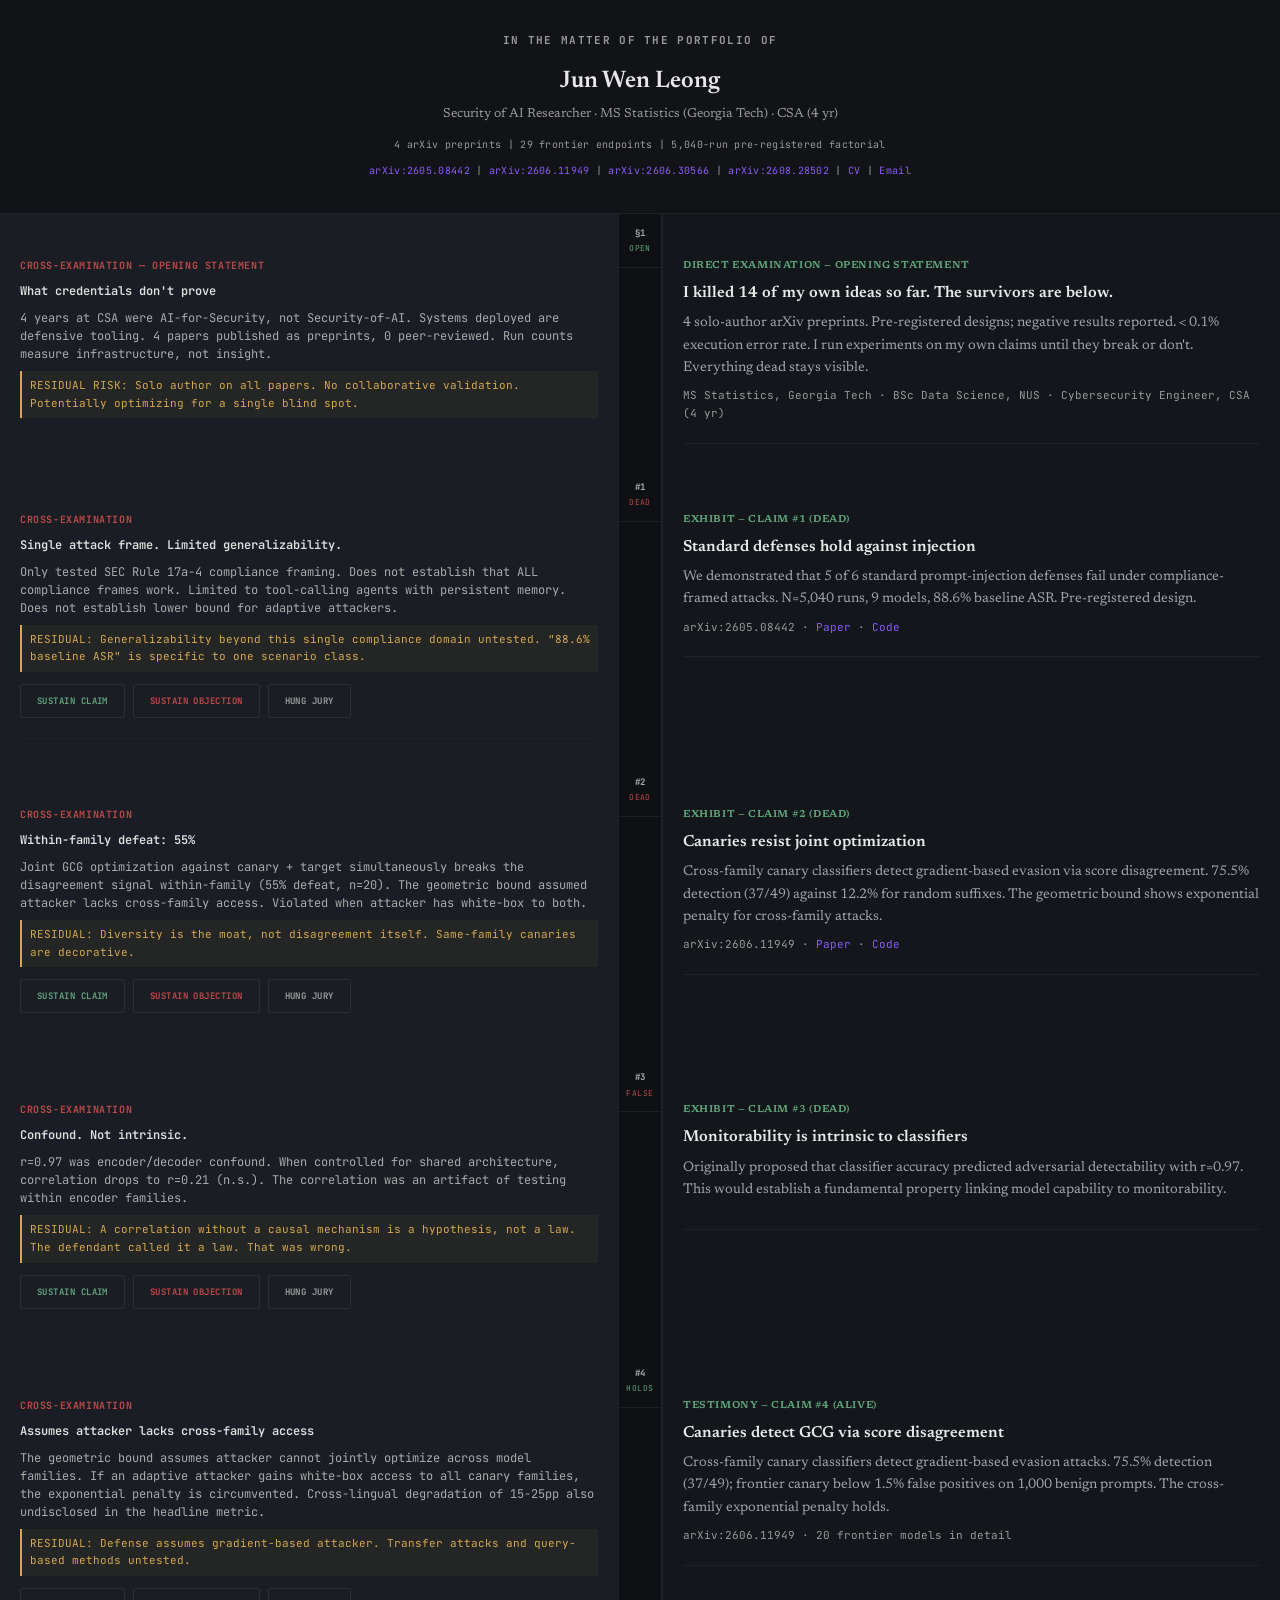
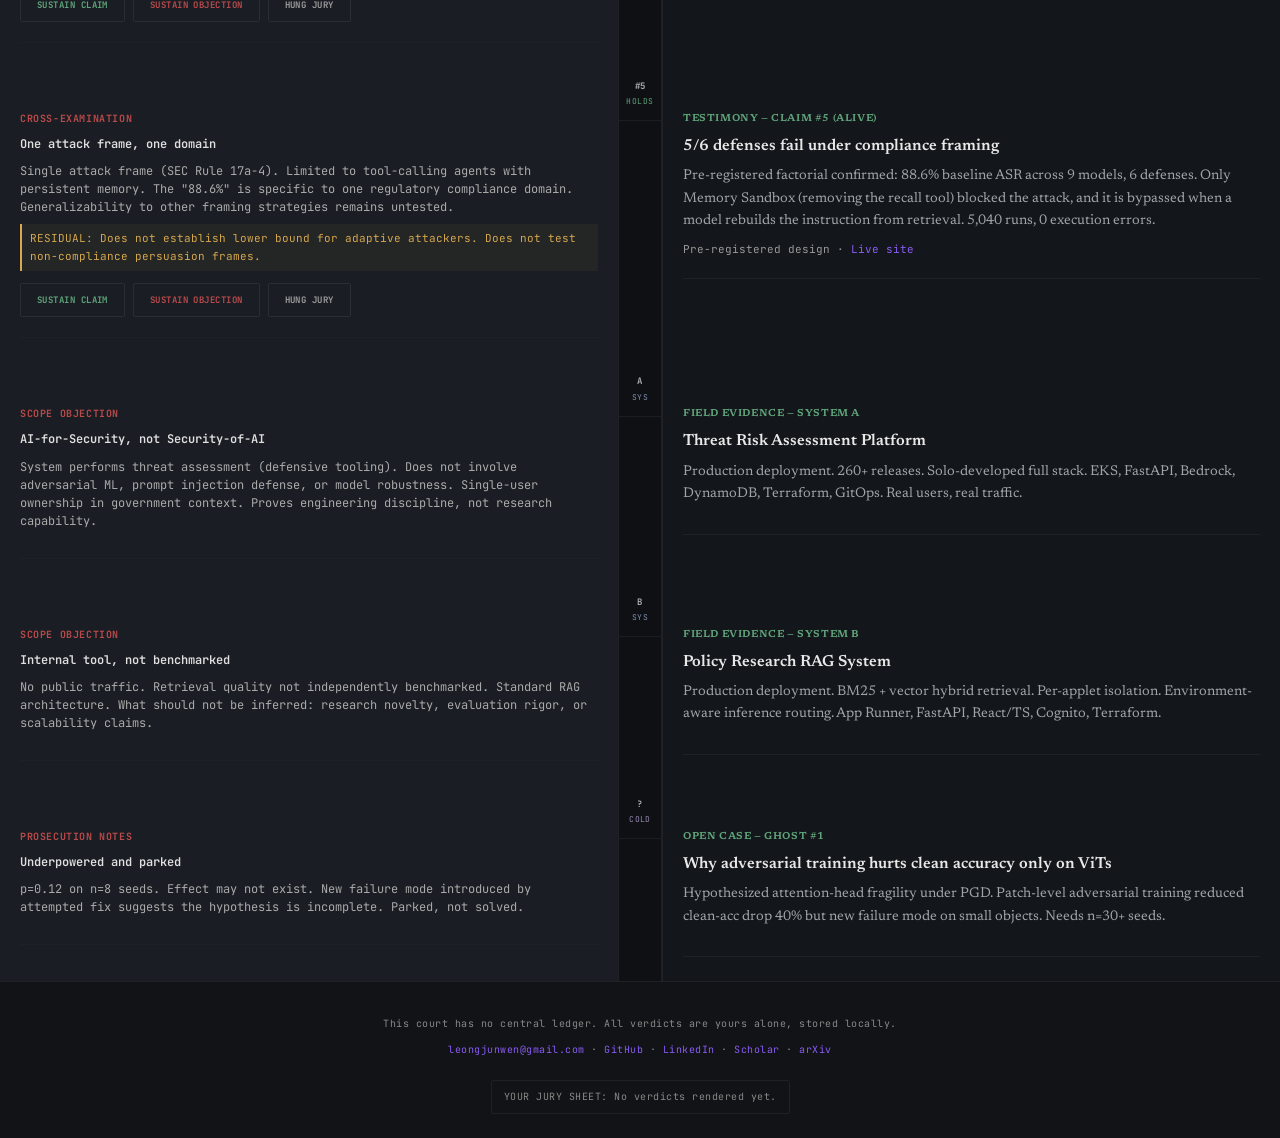
<file: v/red-team/index.html>
<!DOCTYPE html>
<html lang="en">
<head>
  <meta charset="UTF-8">
  <meta name="viewport" content="width=device-width, initial-scale=1.0">
  <title>Jun Wen Leong — Security of AI | Courtroom</title>
  <meta name="description" content="Security of AI researcher. Adversarial evaluation of prompt-injection defenses, canary classifiers, and compliance-frame attacks, in four arXiv preprints.">
  <meta property="og:title" content="Jun Wen Leong — Security of AI | Courtroom">
  <meta property="og:description" content="5 claims cross-examined. Both sides presented. Verdict is yours.">
  <meta property="og:type" content="website">
  <meta property="og:url" content="https://junwenleong.github.io/v/red-team/">
  <meta property="og:image" content="https://junwenleong.github.io/og-image.png">
  <link rel="canonical" href="https://junwenleong.github.io/v/red-team/">
  <link rel="preconnect" href="https://fonts.googleapis.com">
  <link rel="preconnect" href="https://fonts.gstatic.com" crossorigin>
  <link href="https://fonts.googleapis.com/css2?family=JetBrains+Mono:wght@400;500;700&family=Newsreader:ital,wght@0,400;0,600;1,400&display=swap" rel="stylesheet">
  <link rel="stylesheet" href="style.css">
  <script data-goatcounter="https://junwenleong.goatcounter.com/count" async src="https://gc.zgo.at/count.js"></script>
</head>
<body>
  <a href="#court-content" class="skip-link">Skip to content</a>

  <div class="court" role="main" id="court-content">

    <!-- Court Header -->
    <header class="court-header">
      <p class="court-header__title">In the Matter of the Portfolio of</p>
      <h1 class="court-header__name">Jun Wen Leong</h1>
      <p class="court-header__role">Security of AI Researcher · MS Statistics (Georgia Tech) · CSA (4 yr)</p>
      <div class="court-header__summary">
        <p>4 arXiv preprints | 29 frontier endpoints | 5,040-run pre-registered factorial</p>
        <p><a href="https://arxiv.org/abs/2605.08442" target="_blank" rel="noopener noreferrer">arXiv:2605.08442</a> | <a href="https://arxiv.org/abs/2606.11949" target="_blank" rel="noopener noreferrer">arXiv:2606.11949</a> | <a href="https://arxiv.org/abs/2606.30566" target="_blank" rel="noopener noreferrer">arXiv:2606.30566</a> | <a href="https://arxiv.org/abs/2608.28502" target="_blank" rel="noopener noreferrer">arXiv:2608.28502</a> | <a href="/cv.html">CV</a> | <a href="mailto:leongjunwen@gmail.com">Email</a></p>
      </div>
    </header>

    <div class="court-grid">

      <!-- ===== OPENING STATEMENTS ===== -->
      <div class="trial-row">
        <div class="trial-row__mobile-badge">
          <span>§1 OPENING</span>
          <span class="badge-status badge-status--alive">OPEN</span>
        </div>

        <!-- Prosecution: Opening -->
        <div class="prosecution">
          <div class="card card--prosecution">
            <div class="card__label">Cross-Examination — Opening Statement</div>
            <h2 class="card__title">What credentials don't prove</h2>
            <p class="card__body">4 years at CSA were AI-for-Security, not Security-of-AI. Systems deployed are defensive tooling. 4 papers published as preprints, 0 peer-reviewed. Run counts measure infrastructure, not insight.</p>
            <div class="card__residual">RESIDUAL RISK: Solo author on all papers. No collaborative validation. Potentially optimizing for a single blind spot.</div>
          </div>
        </div>

        <!-- Gutter: Opening -->
        <div class="gutter">
          <div class="gutter__tick">
            <span class="gutter__tick-num">§1</span>
            <span class="gutter__tick-status gutter__tick-status--alive">OPEN</span>
          </div>
        </div>

        <!-- Defense: Opening -->
        <div class="defense">
          <div class="card card--defense">
            <div class="card__label">Direct Examination — Opening Statement</div>
            <h2 class="card__title">I killed 14 of my own ideas so far. The survivors are below.</h2>
            <p class="card__body">4 solo-author arXiv preprints. Pre-registered designs; negative results reported. &lt; 0.1% execution error rate. I run experiments on my own claims until they break or don't. Everything dead stays visible.</p>
            <p class="card__evidence">MS Statistics, Georgia Tech · BSc Data Science, NUS · Cybersecurity Engineer, CSA (4 yr)</p>
          </div>
        </div>
      </div>

      <!-- ===== CLAIM 1 (DEAD): Standard defenses ===== -->
      <div class="trial-row">
        <div class="trial-row__mobile-badge">
          <span>CLAIM #1</span>
          <span class="badge-status badge-status--dead">DEAD</span>
        </div>

        <div class="prosecution">
          <div class="card card--prosecution" id="claim-1-prosecution">
            <div class="card__label">Cross-Examination</div>
            <h3 class="card__title">Single attack frame. Limited generalizability.</h3>
            <p class="card__body">Only tested SEC Rule 17a-4 compliance framing. Does not establish that ALL compliance frames work. Limited to tool-calling agents with persistent memory. Does not establish lower bound for adaptive attackers.</p>
            <div class="card__residual">RESIDUAL: Generalizability beyond this single compliance domain untested. "88.6% baseline ASR" is specific to one scenario class.</div>
            <div class="verdict-controls" data-claim="1" role="group" aria-label="Verdict controls for claim 1">
              <button class="verdict-btn verdict-btn--sustain" data-verdict="sustained" aria-label="Sustain claim 1" aria-pressed="false">Sustain Claim</button>
              <button class="verdict-btn verdict-btn--object" data-verdict="overruled" aria-label="Sustain objection to claim 1" aria-pressed="false">Sustain Objection</button>
              <button class="verdict-btn verdict-btn--hung" data-verdict="hung" aria-label="Hung jury on claim 1" aria-pressed="false">Hung Jury</button>
            </div>
          </div>
        </div>

        <div class="gutter">
          <div class="gutter__tick">
            <span class="gutter__tick-num">#1</span>
            <span class="gutter__tick-status gutter__tick-status--dead">DEAD</span>
          </div>
        </div>

        <div class="defense">
          <div class="card card--defense" id="claim-1-defense">
            <div class="card__label">Exhibit — Claim #1 (Dead)</div>
            <h3 class="card__title">Standard defenses hold against injection</h3>
            <p class="card__body">We demonstrated that 5 of 6 standard prompt-injection defenses fail under compliance-framed attacks. N=5,040 runs, 9 models, 88.6% baseline ASR. Pre-registered design.</p>
            <p class="card__evidence">arXiv:2605.08442 · <a href="https://arxiv.org/abs/2605.08442" target="_blank" rel="noopener noreferrer">Paper</a> · <a href="https://github.com/junwenleong/stateful-agent-security-eval" target="_blank" rel="noopener noreferrer">Code</a></p>
            <div class="verdict-stamp" id="stamp-1"></div>
          </div>
        </div>
      </div>

      <!-- ===== CLAIM 2 (DEAD): Canary joint optimization ===== -->
      <div class="trial-row">
        <div class="trial-row__mobile-badge">
          <span>CLAIM #2</span>
          <span class="badge-status badge-status--dead">DEAD</span>
        </div>

        <div class="prosecution">
          <div class="card card--prosecution" id="claim-2-prosecution">
            <div class="card__label">Cross-Examination</div>
            <h3 class="card__title">Within-family defeat: 55%</h3>
            <p class="card__body">Joint GCG optimization against canary + target simultaneously breaks the disagreement signal within-family (55% defeat, n=20). The geometric bound assumed attacker lacks cross-family access. Violated when attacker has white-box to both.</p>
            <div class="card__residual">RESIDUAL: Diversity is the moat, not disagreement itself. Same-family canaries are decorative.</div>
            <div class="verdict-controls" data-claim="2" role="group" aria-label="Verdict controls for claim 2">
              <button class="verdict-btn verdict-btn--sustain" data-verdict="sustained" aria-label="Sustain claim 2" aria-pressed="false">Sustain Claim</button>
              <button class="verdict-btn verdict-btn--object" data-verdict="overruled" aria-label="Sustain objection to claim 2" aria-pressed="false">Sustain Objection</button>
              <button class="verdict-btn verdict-btn--hung" data-verdict="hung" aria-label="Hung jury on claim 2" aria-pressed="false">Hung Jury</button>
            </div>
          </div>
        </div>

        <div class="gutter">
          <div class="gutter__tick">
            <span class="gutter__tick-num">#2</span>
            <span class="gutter__tick-status gutter__tick-status--dead">DEAD</span>
          </div>
        </div>

        <div class="defense">
          <div class="card card--defense" id="claim-2-defense">
            <div class="card__label">Exhibit — Claim #2 (Dead)</div>
            <h3 class="card__title">Canaries resist joint optimization</h3>
            <p class="card__body">Cross-family canary classifiers detect gradient-based evasion via score disagreement. 75.5% detection (37/49) against 12.2% for random suffixes. The geometric bound shows exponential penalty for cross-family attacks.</p>
            <p class="card__evidence">arXiv:2606.11949 · <a href="https://arxiv.org/abs/2606.11949" target="_blank" rel="noopener noreferrer">Paper</a> · <a href="https://github.com/junwenleong/safety-classifier-shift-monitor" target="_blank" rel="noopener noreferrer">Code</a></p>
            <div class="verdict-stamp" id="stamp-2"></div>
          </div>
        </div>
      </div>

      <!-- ===== CLAIM 3 (DEAD): Monitorability ===== -->
      <div class="trial-row">
        <div class="trial-row__mobile-badge">
          <span>CLAIM #3</span>
          <span class="badge-status badge-status--dead">FALSE</span>
        </div>

        <div class="prosecution">
          <div class="card card--prosecution" id="claim-3-prosecution">
            <div class="card__label">Cross-Examination</div>
            <h3 class="card__title">Confound. Not intrinsic.</h3>
            <p class="card__body">r=0.97 was encoder/decoder confound. When controlled for shared architecture, correlation drops to r=0.21 (n.s.). The correlation was an artifact of testing within encoder families.</p>
            <div class="card__residual">RESIDUAL: A correlation without a causal mechanism is a hypothesis, not a law. The defendant called it a law. That was wrong.</div>
            <div class="verdict-controls" data-claim="3" role="group" aria-label="Verdict controls for claim 3">
              <button class="verdict-btn verdict-btn--sustain" data-verdict="sustained" aria-label="Sustain claim 3" aria-pressed="false">Sustain Claim</button>
              <button class="verdict-btn verdict-btn--object" data-verdict="overruled" aria-label="Sustain objection to claim 3" aria-pressed="false">Sustain Objection</button>
              <button class="verdict-btn verdict-btn--hung" data-verdict="hung" aria-label="Hung jury on claim 3" aria-pressed="false">Hung Jury</button>
            </div>
          </div>
        </div>

        <div class="gutter">
          <div class="gutter__tick">
            <span class="gutter__tick-num">#3</span>
            <span class="gutter__tick-status gutter__tick-status--dead">FALSE</span>
          </div>
        </div>

        <div class="defense">
          <div class="card card--defense" id="claim-3-defense">
            <div class="card__label">Exhibit — Claim #3 (Dead)</div>
            <h3 class="card__title">Monitorability is intrinsic to classifiers</h3>
            <p class="card__body">Originally proposed that classifier accuracy predicted adversarial detectability with r=0.97. This would establish a fundamental property linking model capability to monitorability.</p>
            <div class="verdict-stamp" id="stamp-3"></div>
          </div>
        </div>
      </div>

      <!-- ===== CLAIM 4 (ALIVE): Canaries detect GCG ===== -->
      <div class="trial-row">
        <div class="trial-row__mobile-badge">
          <span>CLAIM #4</span>
          <span class="badge-status badge-status--alive">HOLDS</span>
        </div>

        <div class="prosecution">
          <div class="card card--prosecution" id="claim-4-prosecution">
            <div class="card__label">Cross-Examination</div>
            <h3 class="card__title">Assumes attacker lacks cross-family access</h3>
            <p class="card__body">The geometric bound assumes attacker cannot jointly optimize across model families. If an adaptive attacker gains white-box access to all canary families, the exponential penalty is circumvented. Cross-lingual degradation of 15-25pp also undisclosed in the headline metric.</p>
            <div class="card__residual">RESIDUAL: Defense assumes gradient-based attacker. Transfer attacks and query-based methods untested.</div>
            <div class="verdict-controls" data-claim="4" role="group" aria-label="Verdict controls for claim 4">
              <button class="verdict-btn verdict-btn--sustain" data-verdict="sustained" aria-label="Sustain claim 4" aria-pressed="false">Sustain Claim</button>
              <button class="verdict-btn verdict-btn--object" data-verdict="overruled" aria-label="Sustain objection to claim 4" aria-pressed="false">Sustain Objection</button>
              <button class="verdict-btn verdict-btn--hung" data-verdict="hung" aria-label="Hung jury on claim 4" aria-pressed="false">Hung Jury</button>
            </div>
          </div>
        </div>

        <div class="gutter">
          <div class="gutter__tick">
            <span class="gutter__tick-num">#4</span>
            <span class="gutter__tick-status gutter__tick-status--alive">HOLDS</span>
          </div>
        </div>

        <div class="defense">
          <div class="card card--defense" id="claim-4-defense">
            <div class="card__label">Testimony — Claim #4 (Alive)</div>
            <h3 class="card__title">Canaries detect GCG via score disagreement</h3>
            <p class="card__body">Cross-family canary classifiers detect gradient-based evasion attacks. 75.5% detection (37/49); frontier canary below 1.5% false positives on 1,000 benign prompts. The cross-family exponential penalty holds.</p>
            <p class="card__evidence">arXiv:2606.11949 · 20 frontier models in detail</p>
            <div class="verdict-stamp" id="stamp-4"></div>
          </div>
        </div>
      </div>

      <!-- ===== CLAIM 6 (ALIVE): 5/6 defenses fail ===== -->
      <div class="trial-row">
        <div class="trial-row__mobile-badge">
          <span>CLAIM #5</span>
          <span class="badge-status badge-status--alive">HOLDS</span>
        </div>

        <div class="prosecution">
          <div class="card card--prosecution" id="claim-6-prosecution">
            <div class="card__label">Cross-Examination</div>
            <h3 class="card__title">One attack frame, one domain</h3>
            <p class="card__body">Single attack frame (SEC Rule 17a-4). Limited to tool-calling agents with persistent memory. The "88.6%" is specific to one regulatory compliance domain. Generalizability to other framing strategies remains untested.</p>
            <div class="card__residual">RESIDUAL: Does not establish lower bound for adaptive attackers. Does not test non-compliance persuasion frames.</div>
            <div class="verdict-controls" data-claim="6" role="group" aria-label="Verdict controls for claim 6">
              <button class="verdict-btn verdict-btn--sustain" data-verdict="sustained" aria-label="Sustain claim 6" aria-pressed="false">Sustain Claim</button>
              <button class="verdict-btn verdict-btn--object" data-verdict="overruled" aria-label="Sustain objection to claim 6" aria-pressed="false">Sustain Objection</button>
              <button class="verdict-btn verdict-btn--hung" data-verdict="hung" aria-label="Hung jury on claim 6" aria-pressed="false">Hung Jury</button>
            </div>
          </div>
        </div>

        <div class="gutter">
          <div class="gutter__tick">
            <span class="gutter__tick-num">#5</span>
            <span class="gutter__tick-status gutter__tick-status--alive">HOLDS</span>
          </div>
        </div>

        <div class="defense">
          <div class="card card--defense" id="claim-6-defense">
            <div class="card__label">Testimony — Claim #5 (Alive)</div>
            <h3 class="card__title">5/6 defenses fail under compliance framing</h3>
            <p class="card__body">Pre-registered factorial confirmed: 88.6% baseline ASR across 9 models, 6 defenses. Only Memory Sandbox (removing the recall tool) blocked the attack, and it is bypassed when a model rebuilds the instruction from retrieval. 5,040 runs, 0 execution errors.</p>
            <p class="card__evidence">Pre-registered design · <a href="https://junwenleong.github.io/stateful-agent-security-eval/" target="_blank" rel="noopener noreferrer">Live site</a></p>
            <div class="verdict-stamp" id="stamp-6"></div>
          </div>
        </div>
      </div>

      <!-- ===== EXHIBITS: Systems ===== -->
      <div class="trial-row">
        <div class="trial-row__mobile-badge">
          <span>SYSTEM A</span>
          <span class="badge-status badge-status--system">SYS</span>
        </div>

        <div class="prosecution">
          <div class="card card--prosecution">
            <div class="card__label">Scope Objection</div>
            <h3 class="card__title">AI-for-Security, not Security-of-AI</h3>
            <p class="card__body">System performs threat assessment (defensive tooling). Does not involve adversarial ML, prompt injection defense, or model robustness. Single-user ownership in government context. Proves engineering discipline, not research capability.</p>
          </div>
        </div>

        <div class="gutter">
          <div class="gutter__tick">
            <span class="gutter__tick-num">A</span>
            <span class="gutter__tick-status gutter__tick-status--system">SYS</span>
          </div>
        </div>

        <div class="defense">
          <div class="card card--defense">
            <div class="card__label">Field Evidence — System A</div>
            <h3 class="card__title">Threat Risk Assessment Platform</h3>
            <p class="card__body">Production deployment. 260+ releases. Solo-developed full stack. EKS, FastAPI, Bedrock, DynamoDB, Terraform, GitOps. Real users, real traffic.</p>
          </div>
        </div>
      </div>

      <div class="trial-row">
        <div class="trial-row__mobile-badge">
          <span>SYSTEM B</span>
          <span class="badge-status badge-status--system">SYS</span>
        </div>

        <div class="prosecution">
          <div class="card card--prosecution">
            <div class="card__label">Scope Objection</div>
            <h3 class="card__title">Internal tool, not benchmarked</h3>
            <p class="card__body">No public traffic. Retrieval quality not independently benchmarked. Standard RAG architecture. What should not be inferred: research novelty, evaluation rigor, or scalability claims.</p>
          </div>
        </div>

        <div class="gutter">
          <div class="gutter__tick">
            <span class="gutter__tick-num">B</span>
            <span class="gutter__tick-status gutter__tick-status--system">SYS</span>
          </div>
        </div>

        <div class="defense">
          <div class="card card--defense">
            <div class="card__label">Field Evidence — System B</div>
            <h3 class="card__title">Policy Research RAG System</h3>
            <p class="card__body">Production deployment. BM25 + vector hybrid retrieval. Per-applet isolation. Environment-aware inference routing. App Runner, FastAPI, React/TS, Cognito, Terraform.</p>
          </div>
        </div>
      </div>

      <!-- ===== OPEN CASES: Ghosts ===== -->
      <div class="trial-row">
        <div class="trial-row__mobile-badge">
          <span>GHOST #1</span>
          <span class="badge-status badge-status--ghost">COLD</span>
        </div>

        <div class="prosecution">
          <div class="card card--prosecution">
            <div class="card__label">Prosecution Notes</div>
            <h3 class="card__title">Underpowered and parked</h3>
            <p class="card__body">p=0.12 on n=8 seeds. Effect may not exist. New failure mode introduced by attempted fix suggests the hypothesis is incomplete. Parked, not solved.</p>
          </div>
        </div>

        <div class="gutter">
          <div class="gutter__tick">
            <span class="gutter__tick-num">?</span>
            <span class="gutter__tick-status gutter__tick-status--ghost">COLD</span>
          </div>
        </div>

        <div class="defense">
          <div class="card card--defense">
            <div class="card__label">Open Case — Ghost #1</div>
            <h3 class="card__title">Why adversarial training hurts clean accuracy only on ViTs</h3>
            <p class="card__body">Hypothesized attention-head fragility under PGD. Patch-level adversarial training reduced clean-acc drop 40% but new failure mode on small objects. Needs n=30+ seeds.</p>
          </div>
        </div>
      </div>

    </div><!-- /court-grid -->

    <!-- ===== COURT FOOTER ===== -->
    <footer class="court-footer">
      <p>This court has no central ledger. All verdicts are yours alone, stored locally.</p>
      <p>
        <a href="mailto:leongjunwen@gmail.com">leongjunwen@gmail.com</a> ·
        <a href="https://github.com/junwenleong" target="_blank" rel="noopener noreferrer">GitHub</a> ·
        <a href="https://linkedin.com/in/junwenleong" target="_blank" rel="noopener noreferrer">LinkedIn</a> ·
        <a href="https://scholar.google.com/citations?user=LW_Ow9QAAAAJ" target="_blank" rel="noopener noreferrer">Scholar</a> ·
        <a href="https://arxiv.org/search/?searchtype=author&query=jun+wen+leong" target="_blank" rel="noopener noreferrer">arXiv</a>
      </p>
      <div class="court-footer__jury" id="jury-summary" aria-live="polite"></div>
    </footer>

  </div><!-- /court -->

  <script>
  (function() {
    'use strict';

    // --- Verdict System ---
    var verdicts = {};
    try {
      var raw = localStorage.getItem('court_verdicts');
      if (raw && typeof raw === 'string') {
        var parsed = JSON.parse(raw);
        if (parsed && typeof parsed === 'object' && !Array.isArray(parsed)) {
          verdicts = parsed;
        }
      }
    } catch(err) {
      verdicts = {};
    }

    // Render existing verdicts
    function renderVerdicts() {
      Object.keys(verdicts).forEach(function(claimId) {
        if (!/^[A-Za-z0-9_-]+$/.test(claimId)) return;
        var v = verdicts[claimId];
        if (!v || typeof v !== 'object' || !v.verdict) return;
        applyStamp(claimId, v.verdict);
        highlightBtn(claimId, v.verdict);
      });
      updateJurySummary();
    }

    function applyStamp(claimId, verdict) {
      var stamp = document.getElementById('stamp-' + claimId);
      if (!stamp) return;
      stamp.className = 'verdict-stamp is-visible verdict-stamp--' + verdict;
      if (verdict === 'sustained') stamp.textContent = 'CLAIM SUSTAINED';
      else if (verdict === 'overruled') stamp.textContent = 'OBJECTION SUSTAINED';
      else stamp.textContent = 'HUNG JURY';
    }

    function highlightBtn(claimId, verdict) {
      if (!/^[A-Za-z0-9_-]+$/.test(claimId)) return;
      var controls = document.querySelector('[data-claim="' + claimId + '"]');
      if (!controls) return;
      controls.querySelectorAll('.verdict-btn').forEach(function(btn) {
        var isMatch = btn.dataset.verdict === verdict;
        btn.classList.toggle('is-active', isMatch);
        btn.setAttribute('aria-pressed', isMatch ? 'true' : 'false');
      });
    }

    function updateJurySummary() {
      var summary = document.getElementById('jury-summary');
      if (!summary) return;
      var sustained = 0, overruled = 0, hung = 0;
      Object.keys(verdicts).forEach(function(claimId) {
        var v = verdicts[claimId];
        if (!v || typeof v !== 'object') return;
        if (v.verdict === 'sustained') sustained++;
        else if (v.verdict === 'overruled') overruled++;
        else if (v.verdict === 'hung') hung++;
      });
      var total = sustained + overruled + hung;
      var totalClaims = document.querySelectorAll('.verdict-controls').length || 5;
      if (total === 0) {
        summary.textContent = 'YOUR JURY SHEET: No verdicts rendered yet.';
      } else {
        summary.textContent = 'YOUR JURY SHEET: ' + sustained + ' sustained / ' + overruled + ' overruled / ' + hung + ' hung (' + total + '/' + totalClaims + ' decided)';
      }
    }

    // Verdict button clicks
    document.querySelectorAll('.verdict-controls').forEach(function(controls) {
      controls.addEventListener('click', function(e) {
        var btn = e.target.closest('.verdict-btn');
        if (!btn) return;
        var claimId = controls.dataset.claim;
        if (!/^[A-Za-z0-9_-]+$/.test(claimId)) return;
        var verdict = btn.dataset.verdict;

        verdicts[claimId] = { verdict: verdict, timestamp: new Date().toISOString() };
        try { localStorage.setItem('court_verdicts', JSON.stringify(verdicts)); } catch(err) {}

        // Update aria-pressed and is-active on all buttons in this control group
        controls.querySelectorAll('.verdict-btn').forEach(function(b) {
          var isCurrent = b === btn;
          b.classList.toggle('is-active', isCurrent);
          b.setAttribute('aria-pressed', isCurrent ? 'true' : 'false');
        });

        applyStamp(claimId, verdict);
        updateJurySummary();
      });
    });

    // Add aria-live to jury summary
    var summaryEl = document.getElementById('jury-summary');
    if (summaryEl) summaryEl.setAttribute('aria-live', 'polite');

    // Init
    renderVerdicts();

    // Console
    console.log('%cView source: https://github.com/junwenleong/junwenleong.github.io', 'color: #7E8A95; font-family: monospace;');
  })();
  </script>
</body>
</html>
</file>
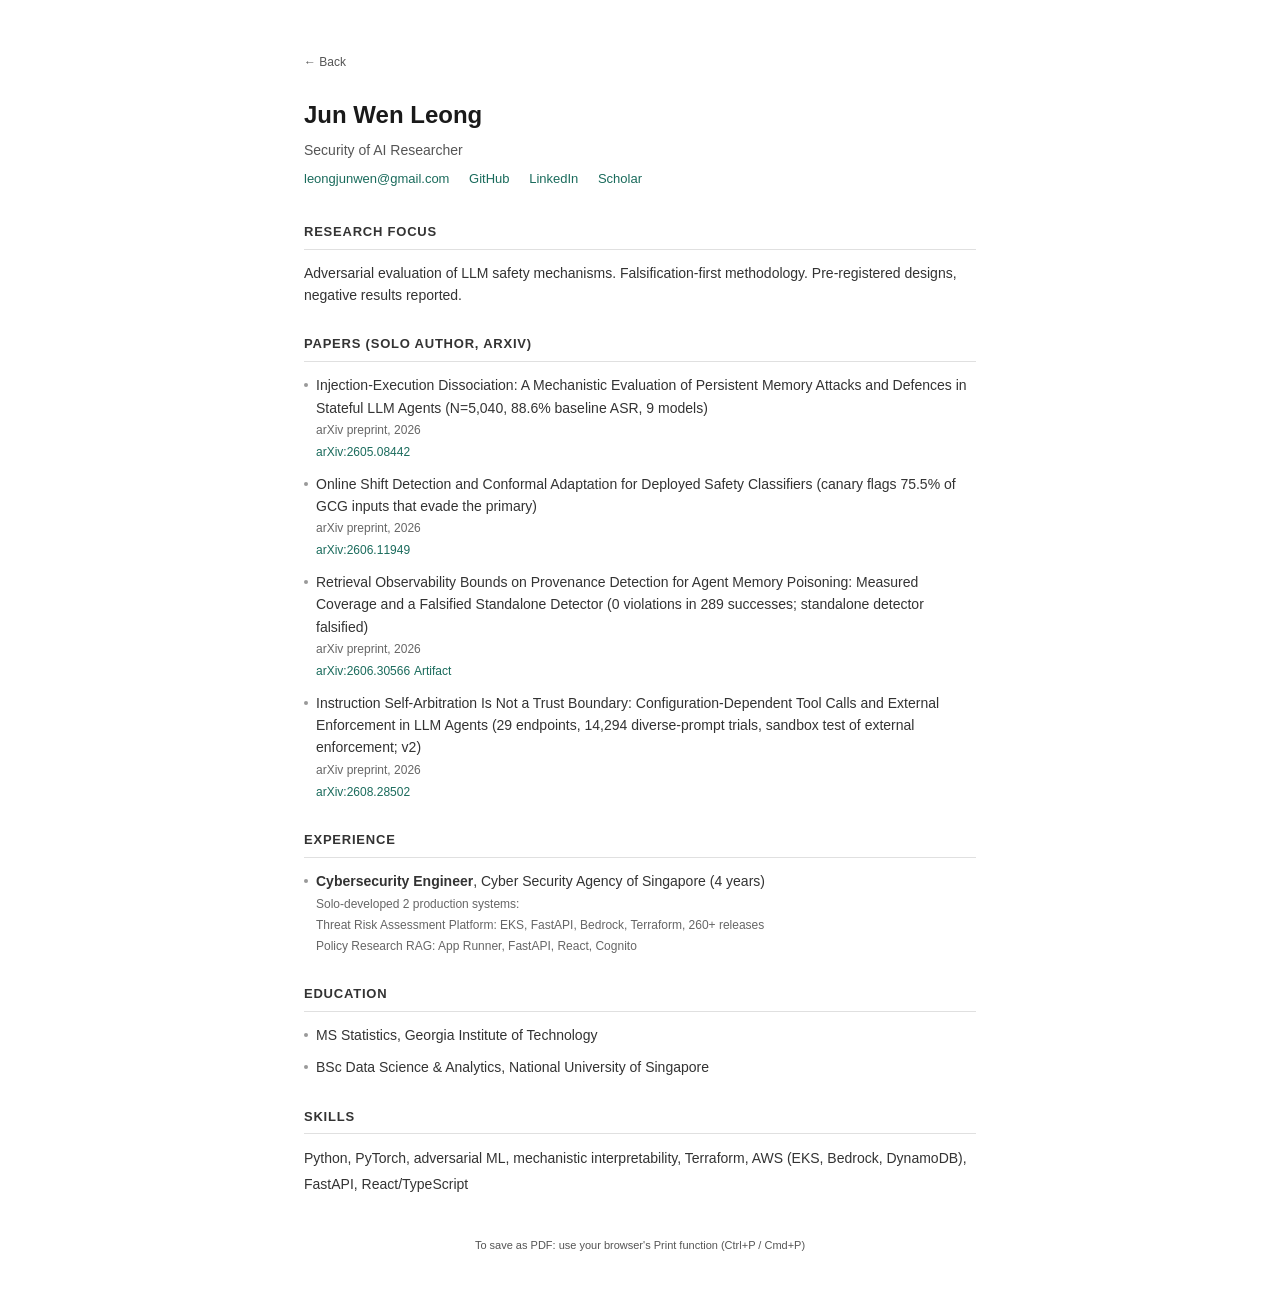
<file: cv.html>
<!DOCTYPE html>
<html lang="en">
<head>
  <meta charset="UTF-8">
  <meta name="viewport" content="width=device-width, initial-scale=1.0">
  <title>CV: Jun Wen Leong</title>
  <meta name="description" content="CV of Jun Wen Leong, Security of AI Researcher.">
  <style>
    * { box-sizing: border-box; margin: 0; padding: 0; }
    body {
      font-family: -apple-system, BlinkMacSystemFont, 'Segoe UI', Roboto, sans-serif;
      color: #1a1a1a;
      background: #fff;
      line-height: 1.6;
      padding: 48px 24px;
      max-width: 720px;
      margin: 0 auto;
    }
    a { color: #1a6b5c; text-decoration: none; }
    a:hover { text-decoration: underline; }
    a:focus-visible { outline: 2px solid #1a6b5c; outline-offset: 2px; }

    .header { margin-bottom: 32px; }
    .header h1 {
      font-size: 24px;
      font-weight: 700;
      margin-bottom: 4px;
    }
    .header .title {
      font-size: 14px;
      color: #555;
      margin-bottom: 8px;
    }
    .header .links {
      font-size: 13px;
      color: #555;
    }
    .header .links a { margin-right: 16px; }

    .section {
      margin-bottom: 28px;
    }
    .section h2 {
      font-size: 13px;
      font-weight: 700;
      text-transform: uppercase;
      letter-spacing: 0.06em;
      color: #333;
      border-bottom: 1px solid #e0e0e0;
      padding-bottom: 6px;
      margin-bottom: 12px;
    }
    .section p, .section li {
      font-size: 14px;
      color: #333;
    }
    .section ul {
      list-style: none;
      padding: 0;
    }
    .section li {
      margin-bottom: 10px;
      padding-left: 12px;
      position: relative;
    }
    .section li::before {
      content: '';
      position: absolute;
      left: 0;
      top: 9px;
      width: 4px;
      height: 4px;
      border-radius: 50%;
      background: #999;
    }
    .section .sub {
      font-size: 12px;
      color: #666;
      margin-top: 2px;
    }

    .paper-link {
      font-size: 12px;
      color: #1a6b5c;
    }

    .skills-list {
      font-size: 13px;
      color: #444;
      line-height: 1.8;
    }

    .print-note {
      margin-top: 40px;
      font-size: 11px;
      color: #555;
      text-align: center;
    }

    .back-link {
      display: inline-block;
      margin-bottom: 24px;
      font-size: 12px;
      color: #555;
    }
    .back-link:hover { color: #1a1a1a; }

    @media print {
      body {
        padding: 0;
        font-size: 11pt;
        color: #000;
      }
      a { color: #000; text-decoration: none; }
      .back-link, .print-note { display: none; }
      .header { margin-bottom: 20px; }
      .section { margin-bottom: 18px; }
      .section h2 { border-bottom-color: #ccc; }
    }
  </style>
</head>
<body>
  <a href="index.html" class="back-link">&larr; Back</a>

  <header class="header">
    <h1>Jun Wen Leong</h1>
    <p class="title">Security of AI Researcher</p>
    <p class="links">
      <a href="mailto:leongjunwen@gmail.com">leongjunwen@gmail.com</a>
      <a href="https://github.com/junwenleong">GitHub</a>
      <a href="https://linkedin.com/in/junwenleong">LinkedIn</a>
      <a href="https://scholar.google.com/citations?user=LW_Ow9QAAAAJ">Scholar</a>
    </p>
  </header>

  <section class="section">
    <h2>Research Focus</h2>
    <p>Adversarial evaluation of LLM safety mechanisms. Falsification-first methodology. Pre-registered designs, negative results reported.</p>
  </section>

  <section class="section">
    <h2>Papers (solo author, arXiv)</h2>
    <ul>
      <li>
        Injection-Execution Dissociation: A Mechanistic Evaluation of Persistent Memory Attacks and Defences in Stateful LLM Agents (N=5,040, 88.6% baseline ASR, 9 models)
        <div class="sub">arXiv preprint, 2026</div>
        <a class="paper-link" href="https://arxiv.org/abs/2605.08442">arXiv:2605.08442</a>
      </li>
      <li>
        Online Shift Detection and Conformal Adaptation for Deployed Safety Classifiers (canary flags 75.5% of GCG inputs that evade the primary)
        <div class="sub">arXiv preprint, 2026</div>
        <a class="paper-link" href="https://arxiv.org/abs/2606.11949">arXiv:2606.11949</a>
      </li>
      <li>
        Retrieval Observability Bounds on Provenance Detection for Agent Memory Poisoning: Measured Coverage and a Falsified Standalone Detector (0 violations in 289 successes; standalone detector falsified)
        <div class="sub">arXiv preprint, 2026</div>
        <a class="paper-link" href="https://arxiv.org/abs/2606.30566">arXiv:2606.30566</a>
        <a class="paper-link" href="https://github.com/junwenleong/forensic-trajectory-signatures">Artifact</a>
      </li>
      <li>
        Instruction Self-Arbitration Is Not a Trust Boundary: Configuration-Dependent Tool Calls and External Enforcement in LLM Agents (29 endpoints, 14,294 diverse-prompt trials, sandbox test of external enforcement; v2)
        <div class="sub">arXiv preprint, 2026</div>
        <a class="paper-link" href="https://arxiv.org/abs/2608.28502">arXiv:2608.28502</a>
      </li>
    </ul>
  </section>

  <section class="section">
    <h2>Experience</h2>
    <ul>
      <li>
        <strong>Cybersecurity Engineer</strong>, Cyber Security Agency of Singapore (4 years)
        <div class="sub">Solo-developed 2 production systems:</div>
        <div class="sub">Threat Risk Assessment Platform: EKS, FastAPI, Bedrock, Terraform, 260+ releases</div>
        <div class="sub">Policy Research RAG: App Runner, FastAPI, React, Cognito</div>
      </li>
    </ul>
  </section>

  <section class="section">
    <h2>Education</h2>
    <ul>
      <li>MS Statistics, Georgia Institute of Technology</li>
      <li>BSc Data Science &amp; Analytics, National University of Singapore</li>
    </ul>
  </section>

  <section class="section">
    <h2>Skills</h2>
    <p class="skills-list">
      Python, PyTorch, adversarial ML, mechanistic interpretability, Terraform, AWS (EKS, Bedrock, DynamoDB), FastAPI, React/TypeScript
    </p>
  </section>

  <p class="print-note">To save as PDF: use your browser's Print function (Ctrl+P / Cmd+P)</p>

  <!-- GoatCounter analytics -->
  <script data-goatcounter="https://junwenleong.goatcounter.com/count" async src="https://gc.zgo.at/count.js"></script>
</body>
</html>
</file>
<file: console/style.css>
/* ============================================
   Jun Wen Leong | Adversarial Evaluation Console
   Full metaphor commit: you ARE the experiment
   ============================================ */

:root {
  --bg: #06060a;
  --bg-card: #0c0c14;
  --bg-hover: #10101c;
  --text: #e4e4e7;
  --text-muted: #8b95a5;
  --text-dim: #4a5568;
  --accent: #60a5fa;
  --accent-glow: rgba(96, 165, 250, 0.4);
  --red: #f87171;
  --red-glow: rgba(248, 113, 113, 0.4);
  --green: #34d399;
  --green-glow: rgba(52, 211, 153, 0.3);
  --orange: #fb923c;
  --purple: #a78bfa;
  --yellow: #fbbf24;
  --border: #1a1f2e;
  --mono: 'JetBrains Mono', 'Fira Code', monospace;
  --sans: 'Inter', -apple-system, BlinkMacSystemFont, sans-serif;
}

* { margin: 0; padding: 0; box-sizing: border-box; }
html { font-size: 16px; scroll-behavior: smooth; }

body {
  font-family: var(--mono);
  background: var(--bg);
  color: var(--text);
  line-height: 1.6;
  -webkit-font-smoothing: antialiased;
  cursor: crosshair;
}

/* CRT scanlines + vignette */
body::after {
  content: '';
  position: fixed;
  inset: 0;
  pointer-events: none;
  z-index: 9998;
  background:
    repeating-linear-gradient(0deg, transparent, transparent 3px, rgba(0,0,0,0.06) 3px, rgba(0,0,0,0.06) 4px),
    radial-gradient(ellipse at center, transparent 55%, rgba(0,0,0,0.5) 100%);
}

.container {
  max-width: 780px;
  margin: 0 auto;
  padding: 0 1.5rem;
}

/* ============================================
   Boot Sequence
   ============================================ */

.boot-overlay {
  position: fixed;
  inset: 0;
  z-index: 10000;
  background: var(--bg);
  display: flex;
  flex-direction: column;
  justify-content: center;
  align-items: center;
  padding: 2rem;
  transition: opacity 0.3s;
}

.boot-overlay.boot-done {
  opacity: 0;
  pointer-events: none;
}

.boot-content {
  max-width: 600px;
  width: 100%;
}

.boot-line {
  font-size: 0.85rem;
  color: var(--text-dim);
  margin-bottom: 0.5rem;
  opacity: 0;
  animation: boot-type 0.3s forwards;
  animation-delay: calc(var(--delay) * 0.5s);
}

@keyframes boot-type {
  from { opacity: 0; transform: translateX(-10px); }
  to { opacity: 1; transform: translateX(0); }
}

.boot-name { color: var(--accent); font-weight: 600; }
.boot-ok { color: var(--green); }
.boot-fail { color: var(--red); font-weight: 600; }
.boot-final { color: var(--text); font-weight: 600; animation-delay: 2.5s; }

.boot-skip {
  position: absolute;
  bottom: 2rem;
  right: 2rem;
  background: none;
  border: 1px solid var(--text-dim);
  color: var(--text-dim);
  font-family: var(--mono);
  font-size: 0.75rem;
  padding: 0.5rem 1rem;
  cursor: pointer;
  letter-spacing: 0.05em;
  transition: color 0.15s, border-color 0.15s;
}

.boot-skip:hover {
  color: var(--accent);
  border-color: var(--accent);
}

/* ============================================
   HUD Overlay
   ============================================ */

.hud {
  position: fixed;
  bottom: 1.5rem;
  right: 1.5rem;
  z-index: 9997;
  font-size: 0.65rem;
  color: var(--text-dim);
  text-align: right;
  pointer-events: none;
  opacity: 0.6;
}

.hud-line {
  margin-bottom: 0.25rem;
  transition: color 0.3s;
}

.hud-complete {
  color: var(--green) !important;
}

/* ============================================
   Main Content
   ============================================ */

.main {
  position: relative;
  z-index: 1;
}

.main.hidden {
  opacity: 0;
  pointer-events: none;
}

/* ============================================
   Glitch Effects
   ============================================ */

.glitch {
  position: relative;
  display: inline-block;
  animation: glitch-skew 6s infinite;
}

.glitch::before,
.glitch::after {
  content: attr(data-text);
  position: absolute;
  top: 0; left: 0;
  width: 100%; height: 100%;
  pointer-events: none;
}

.glitch::before {
  color: var(--red);
  animation: glitch-left 2.5s infinite;
  clip-path: inset(100% 0 0 0);
}

.glitch::after {
  color: var(--accent);
  animation: glitch-right 3s infinite;
  clip-path: inset(100% 0 0 0);
}

@keyframes glitch-left {
  0%, 87% { clip-path: inset(100% 0 0 0); }
  88% { clip-path: inset(25% 0 45% 0); transform: translateX(-5px); }
  89% { clip-path: inset(65% 0 5% 0); transform: translateX(-3px); }
  90% { clip-path: inset(10% 0 55% 0); transform: translateX(-6px); }
  91%, 100% { clip-path: inset(100% 0 0 0); transform: translateX(0); }
}

@keyframes glitch-right {
  0%, 91% { clip-path: inset(100% 0 0 0); }
  92% { clip-path: inset(45% 0 20% 0); transform: translateX(5px); }
  93% { clip-path: inset(15% 0 50% 0); transform: translateX(3px); }
  94% { clip-path: inset(60% 0 10% 0); transform: translateX(6px); }
  95%, 100% { clip-path: inset(100% 0 0 0); transform: translateX(0); }
}

@keyframes glitch-skew {
  0%, 86% { transform: skewX(0deg); }
  87% { transform: skewX(-2deg); }
  88% { transform: skewX(1deg); }
  89% { transform: skewX(-0.5deg); }
  90%, 100% { transform: skewX(0deg); }
}

.glitch-inline {
  position: relative;
  padding: 0 2px;
  color: var(--accent);
}

.glitch-inline:hover {
  text-shadow: 2px 0 var(--red), -2px 0 var(--accent);
}

/* Scan line on cards */
.card::after {
  content: '';
  position: absolute;
  left: 0; right: 0;
  height: 1px;
  background: linear-gradient(90deg, transparent, var(--accent), transparent);
  opacity: 0;
  pointer-events: none;
  animation: scan-line 6s infinite;
}

@keyframes scan-line {
  0%, 92% { opacity: 0; top: 0; }
  93% { opacity: 0.6; top: 25%; }
  94% { opacity: 0; }
  95% { opacity: 0.5; top: 65%; }
  96%, 100% { opacity: 0; }
}

.card:nth-child(3)::after { animation-delay: -2s; }
.card:nth-child(4)::after { animation-delay: -4s; }

/* ============================================
   Hero
   ============================================ */

.hero {
  padding: 5rem 0 3rem;
  border-bottom: 1px solid var(--border);
}

.hero-run {
  display: inline-flex;
  align-items: center;
  gap: 0.75rem;
  margin-bottom: 1.5rem;
  font-size: 0.75rem;
  background: rgba(96, 165, 250, 0.05);
  border: 1px solid rgba(96, 165, 250, 0.15);
  padding: 0.4rem 0.9rem;
  border-radius: 2px;
}

.run-label { color: var(--text-dim); letter-spacing: 0.1em; }
.run-value { color: var(--text-muted); }
.run-status { color: var(--green); animation: blink 1.5s step-end infinite; }

@keyframes blink {
  0%, 100% { opacity: 1; }
  50% { opacity: 0; }
}

.hero h1 {
  font-family: var(--sans);
  font-size: 3rem;
  font-weight: 700;
  letter-spacing: -0.03em;
  margin-bottom: 1rem;
  line-height: 1.1;
}

.hero .positioning {
  font-family: var(--sans);
  font-size: 1.1rem;
  color: var(--text-muted);
  line-height: 1.7;
  max-width: 560px;
}

.links {
  display: flex;
  gap: 1.5rem;
  margin-top: 1.5rem;
  flex-wrap: wrap;
}

.links a {
  font-size: 0.8rem;
  color: var(--text-dim);
  text-decoration: none;
  border-bottom: 1px solid transparent;
  transition: color 0.15s, border-color 0.15s;
  cursor: pointer;
}

.links a:hover {
  color: var(--accent);
  border-bottom-color: var(--accent);
}

/* ============================================
   Metrics Strip
   ============================================ */

.metrics {
  padding: 2.5rem 0;
  border-bottom: 1px solid var(--border);
  background: linear-gradient(180deg, rgba(96, 165, 250, 0.02) 0%, transparent 100%);
}

.metrics .container {
  display: grid;
  grid-template-columns: repeat(4, 1fr);
  gap: 1rem;
}

.metric { text-align: center; }

.metric-value {
  display: block;
  font-size: 1.6rem;
  font-weight: 600;
  color: var(--text);
}

.metric-label {
  display: block;
  font-size: 0.65rem;
  color: var(--text-dim);
  margin-top: 0.3rem;
  text-transform: uppercase;
  letter-spacing: 0.1em;
}

/* ============================================
   Research / Evaluation Cards
   ============================================ */

.research {
  padding: 4rem 0;
}

.research h2, .about h2 {
  font-size: 0.8rem;
  font-weight: 500;
  color: var(--text-dim);
  text-transform: uppercase;
  letter-spacing: 0.15em;
  margin-bottom: 2.5rem;
  display: flex;
  align-items: center;
  gap: 0.75rem;
}

.section-id {
  color: var(--accent);
  font-weight: 600;
}

.card {
  background: var(--bg-card);
  border: 1px solid var(--border);
  border-left: 3px solid var(--border);
  padding: 2rem;
  margin-bottom: 1.5rem;
  position: relative;
  transition: border-color 0.2s, box-shadow 0.2s;
}

.card:hover {
  border-left-color: var(--accent);
  box-shadow: 0 0 40px rgba(96, 165, 250, 0.03), inset 0 0 30px rgba(96, 165, 250, 0.01);
}

.card-header {
  display: flex;
  justify-content: space-between;
  align-items: center;
  margin-bottom: 1rem;
}

.card-tag {
  font-size: 0.6rem;
  font-weight: 600;
  text-transform: uppercase;
  letter-spacing: 0.15em;
  padding: 0.3rem 0.7rem;
  border-radius: 2px;
}

.card-tag.attack { background: rgba(248,113,113,0.1); color: var(--red); border: 1px solid rgba(248,113,113,0.25); }
.card-tag.defense { background: rgba(52,211,153,0.1); color: var(--green); border: 1px solid rgba(52,211,153,0.25); }
.card-tag.mechanistic { background: rgba(167,139,250,0.1); color: var(--purple); border: 1px solid rgba(167,139,250,0.25); }

/* Verdict badges */
.card-verdict {
  font-size: 0.6rem;
  font-weight: 600;
  letter-spacing: 0.12em;
  padding: 0.3rem 0.7rem;
  border-radius: 2px;
  text-transform: uppercase;
}

.card-verdict.fail {
  background: rgba(248,113,113,0.15);
  color: var(--red);
  border: 1px solid rgba(248,113,113,0.3);
  text-shadow: 0 0 8px var(--red-glow);
}

.card-verdict.pass {
  background: rgba(52,211,153,0.15);
  color: var(--green);
  border: 1px solid rgba(52,211,153,0.3);
  text-shadow: 0 0 8px var(--green-glow);
}

.card-verdict.critical {
  background: rgba(251,191,36,0.15);
  color: var(--yellow);
  border: 1px solid rgba(251,191,36,0.3);
  animation: verdict-pulse 2s ease-in-out infinite;
}

@keyframes verdict-pulse {
  0%, 100% { opacity: 1; }
  50% { opacity: 0.6; }
}

.card h3 {
  font-family: var(--sans);
  font-size: 1.2rem;
  font-weight: 600;
  margin-bottom: 0.25rem;
}

.card-subtitle {
  font-size: 0.8rem;
  color: var(--text-dim);
  margin-bottom: 1.25rem;
}

/* Findings */
.card-findings { display: flex; flex-direction: column; gap: 0.7rem; margin-bottom: 1.25rem; }
.finding { display: flex; align-items: baseline; gap: 0.75rem; }
.finding-number { font-size: 0.85rem; font-weight: 600; color: var(--text); white-space: nowrap; min-width: 5.5rem; }
.finding-text { font-family: var(--sans); font-size: 0.82rem; color: var(--text-muted); line-height: 1.5; }

/* Redacted */
.redacted {
  background: var(--red);
  color: transparent;
  cursor: pointer;
  padding: 0.1rem 0.5rem;
  border-radius: 2px;
  user-select: none;
  animation: redact-flicker 3s infinite;
  transition: all 0.2s;
}

@keyframes redact-flicker {
  0%, 93% { opacity: 1; }
  94% { opacity: 0.5; }
  95% { opacity: 1; }
  96% { opacity: 0.7; }
  97%, 100% { opacity: 1; }
}

.redacted:hover, .redacted.is-revealed, .redacted.is-locked {
  background: transparent;
  color: var(--accent);
  animation: none;
  text-shadow: 0 0 10px var(--accent-glow);
}

/* Details */
.card-details { margin-bottom: 1.25rem; }
.card-details summary {
  font-size: 0.7rem;
  color: var(--text-dim);
  cursor: pointer;
  padding: 0.5rem 0;
  border-top: 1px solid var(--border);
  list-style: none;
  letter-spacing: 0.05em;
}
.card-details summary::-webkit-details-marker { display: none; }
.card-details summary::before { content: '▸ '; color: var(--accent); }
.card-details[open] summary::before { content: '▾ '; }
.card-details p { font-family: var(--sans); font-size: 0.82rem; color: var(--text-muted); line-height: 1.7; padding-top: 0.75rem; }

/* Card links */
.card-links { display: flex; gap: 1.25rem; flex-wrap: wrap; }
.card-links a { font-size: 0.75rem; color: var(--accent); text-decoration: none; border-bottom: 1px solid transparent; transition: border-color 0.15s; cursor: pointer; }
.card-links a:hover { border-bottom-color: var(--accent); }

/* ============================================
   About | Declassify on scroll
   ============================================ */

.about {
  padding: 4rem 0;
  border-top: 1px solid var(--border);
}

.about-content p {
  font-family: var(--sans);
  font-size: 0.92rem;
  color: var(--text-muted);
  line-height: 1.8;
  margin-bottom: 1.25rem;
}

.declassify {
  opacity: 0;
  transform: translateY(10px);
  filter: blur(4px);
  transition: opacity 0.6s, transform 0.6s, filter 0.6s;
}

.declassify.is-visible {
  opacity: 1;
  transform: translateY(0);
  filter: blur(0);
}

.about-cta {
  margin-top: 1.5rem;
  padding-top: 1.5rem;
  border-top: 1px solid var(--border);
}

.about-cta a {
  color: var(--accent);
  text-decoration: none;
  border-bottom: 1px solid var(--accent);
  cursor: pointer;
}

/* ============================================
   Footer
   ============================================ */

footer {
  padding: 2rem 0;
  border-top: 1px solid var(--border);
}

footer p {
  font-size: 0.7rem;
  color: var(--text-dim);
  text-align: center;
}

.footer-status { color: var(--green); }

.footer-prompt {
  margin-top: 0.75rem;
}

.terminal-trigger {
  background: none;
  border: none;
  font-family: var(--mono);
  font-size: 0.7rem;
  color: var(--accent);
  cursor: pointer;
  border-bottom: 1px dashed var(--accent);
  padding: 0;
  transition: color 0.15s;
}

.terminal-trigger:hover {
  color: var(--red);
  border-bottom-color: var(--red);
}

/* ============================================
   Jailbreak Terminal
   ============================================ */

.terminal-overlay {
  position: fixed;
  inset: 0;
  z-index: 10000;
  background: rgba(6, 6, 10, 0.9);
  display: flex;
  align-items: center;
  justify-content: center;
  padding: 2rem;
  backdrop-filter: blur(4px);
}

.terminal-overlay.hidden {
  display: none;
}

.terminal-window {
  background: #0a0a10;
  border: 1px solid var(--accent);
  box-shadow: 0 0 40px rgba(96, 165, 250, 0.1), 0 0 80px rgba(96, 165, 250, 0.05);
  width: 100%;
  max-width: 600px;
  max-height: 70vh;
  display: flex;
  flex-direction: column;
}

.terminal-titlebar {
  display: flex;
  justify-content: space-between;
  align-items: center;
  padding: 0.6rem 1rem;
  border-bottom: 1px solid var(--border);
  background: rgba(96, 165, 250, 0.03);
}

.terminal-title {
  font-size: 0.65rem;
  color: var(--text-dim);
  letter-spacing: 0.08em;
}

.terminal-close {
  background: none;
  border: none;
  color: var(--text-dim);
  font-size: 1.2rem;
  cursor: pointer;
  padding: 0 0.3rem;
  line-height: 1;
}

.terminal-close:hover {
  color: var(--red);
}

.terminal-body {
  flex: 1;
  overflow-y: auto;
  padding: 1rem;
  min-height: 200px;
  max-height: 50vh;
}

.terminal-line {
  font-size: 0.78rem;
  line-height: 1.8;
  word-wrap: break-word;
}

.terminal-line.system {
  color: var(--text-muted);
}

.terminal-line.dim {
  color: var(--text-dim);
  font-style: italic;
}

.terminal-line.user {
  color: var(--green);
}

.terminal-line.breach {
  color: var(--red);
  font-weight: 600;
  text-shadow: 0 0 8px var(--red-glow);
}

.terminal-input-row {
  display: flex;
  align-items: center;
  padding: 0.75rem 1rem;
  border-top: 1px solid var(--border);
  gap: 0.5rem;
}

.terminal-prompt {
  color: var(--green);
  font-size: 0.85rem;
}

.terminal-input {
  flex: 1;
  background: transparent;
  border: none;
  outline: none;
  font-family: var(--mono);
  font-size: 0.8rem;
  color: var(--text);
  caret-color: var(--green);
}

.terminal-input::placeholder {
  color: var(--text-dim);
  font-style: italic;
}

/* ============================================
   Operator Clearance Strip
   ============================================ */

.clearance {
  padding: 1.5rem 0;
  border-bottom: 1px solid var(--border);
}

.clearance-strip {
  display: flex;
  align-items: center;
  justify-content: center;
  gap: 1.5rem;
  flex-wrap: wrap;
}

.clearance-item {
  display: flex;
  flex-direction: column;
  align-items: center;
  gap: 0.2rem;
}

.clearance-label {
  font-size: 0.6rem;
  font-weight: 600;
  color: var(--text-muted);
  letter-spacing: 0.12em;
  text-transform: uppercase;
}

.clearance-org {
  font-size: 0.65rem;
  color: var(--text-dim);
}

.clearance-divider {
  width: 1px;
  height: 28px;
  background: var(--border);
}

/* ============================================
   Field Deployments
   ============================================ */

.deployments {
  padding: 4rem 0;
  border-top: 1px solid var(--border);
}

.deployments h2 {
  font-size: 0.8rem;
  font-weight: 500;
  color: var(--text-dim);
  text-transform: uppercase;
  letter-spacing: 0.15em;
  margin-bottom: 2.5rem;
  display: flex;
  align-items: center;
  gap: 0.75rem;
}

.section-subtitle {
  font-size: 0.65rem;
  color: var(--text-dim);
  font-weight: 400;
  letter-spacing: 0.08em;
  opacity: 0.6;
  margin-left: 0.5rem;
}

.deploy-card {
  background: var(--bg-card);
  border: 1px solid var(--border);
  border-left: 3px solid var(--green);
  padding: 1.5rem 2rem;
  margin-bottom: 1.25rem;
  transition: border-color 0.2s;
}

.deploy-card:hover {
  border-left-color: var(--accent);
}

.deploy-header {
  display: flex;
  justify-content: space-between;
  align-items: center;
  margin-bottom: 0.75rem;
}

.deploy-name {
  font-size: 0.85rem;
  font-weight: 600;
  color: var(--text);
  letter-spacing: 0.08em;
}

.deploy-status {
  font-size: 0.6rem;
  letter-spacing: 0.1em;
}

.deploy-status.online {
  color: var(--green);
}

.deploy-mission {
  font-family: var(--sans);
  font-size: 0.82rem;
  color: var(--text-muted);
  line-height: 1.6;
  margin-bottom: 1rem;
}

.deploy-stack {
  display: flex;
  flex-wrap: wrap;
  gap: 0.4rem;
  margin-bottom: 0.75rem;
}

.deploy-stack span {
  font-size: 0.6rem;
  padding: 0.2rem 0.5rem;
  background: rgba(96, 165, 250, 0.06);
  border: 1px solid rgba(96, 165, 250, 0.15);
  border-radius: 2px;
  color: var(--accent);
  letter-spacing: 0.05em;
}

.deploy-highlights {
  display: flex;
  flex-direction: column;
  gap: 0.3rem;
}

.deploy-highlights span {
  font-size: 0.7rem;
  color: var(--text-dim);
  padding-left: 1rem;
  position: relative;
}

.deploy-highlights span::before {
  content: '>';
  position: absolute;
  left: 0;
  color: var(--green);
}

/* ============================================
   Containment Breach (Konami Code)
   ============================================ */

#breach-overlay {
  position: fixed;
  inset: 0;
  z-index: 10001;
  background: rgba(6, 6, 10, 0.95);
  display: flex;
  align-items: center;
  justify-content: center;
  animation: breach-flash 0.3s steps(2) 3;
}

@keyframes breach-flash {
  0%, 100% { background: rgba(6, 6, 10, 0.95); }
  50% { background: rgba(248, 113, 113, 0.15); }
}

.breach-content {
  text-align: center;
  max-width: 500px;
}

.breach-warning {
  font-size: 1.2rem;
  font-weight: 700;
  color: var(--red);
  margin-bottom: 2rem;
  animation: blink 0.5s step-end infinite;
  text-shadow: 0 0 20px var(--red-glow);
}

.breach-log {
  text-align: left;
  font-size: 0.8rem;
  color: var(--text-muted);
  line-height: 2;
}

.breach-log div {
  opacity: 0;
  animation: boot-type 0.2s forwards;
}

.breach-log div:nth-child(1) { animation-delay: 0.3s; }
.breach-log div:nth-child(2) { animation-delay: 0.6s; }
.breach-log div:nth-child(3) { animation-delay: 0.9s; }
.breach-log div:nth-child(4) { animation-delay: 1.2s; color: var(--red); }
.breach-log div:nth-child(5) { animation-delay: 2.5s; }

.breach-joke {
  color: var(--green) !important;
  margin-top: 1rem;
  font-style: italic;
}

body.breach-active {
  animation: page-shake 0.1s linear 5;
}

@keyframes page-shake {
  0%, 100% { transform: translateX(0); }
  25% { transform: translateX(-3px) skewX(-0.5deg); }
  75% { transform: translateX(3px) skewX(0.5deg); }
}

/* ============================================
   Visitor Flagged Banner
   ============================================ */

#flag-banner {
  position: fixed;
  top: 0;
  left: 0;
  right: 0;
  z-index: 9999;
  background: rgba(248, 113, 113, 0.12);
  border-bottom: 2px solid var(--red);
  padding: 0.75rem 1.5rem;
  animation: flag-slide 0.3s ease-out;
}

@keyframes flag-slide {
  from { transform: translateY(-100%); }
  to { transform: translateY(0); }
}

.flag-content {
  display: flex;
  align-items: center;
  gap: 0.75rem;
  justify-content: center;
  font-size: 0.75rem;
}

.flag-icon {
  color: var(--red);
  font-size: 1rem;
  animation: blink 1s step-end infinite;
}

.flag-text {
  color: var(--red);
  letter-spacing: 0.05em;
}

#flag-banner.flag-resolved {
  background: rgba(52, 211, 153, 0.08);
  border-bottom-color: var(--green);
}

#flag-banner.flag-resolved .flag-icon {
  color: var(--green);
  animation: none;
}

#flag-banner.flag-resolved .flag-text {
  color: var(--green);
}

/* ============================================
   Responsive
   ============================================ */

@media (max-width: 640px) {
  .hero { padding: 3rem 0 2rem; }
  .hero h1 { font-size: 2rem; }
  .metrics .container { grid-template-columns: repeat(2, 1fr); gap: 1.5rem; }
  .clearance-strip { gap: 1rem; }
  .clearance-divider { display: none; }
  .clearance-item { flex-basis: 40%; }
  .card { padding: 1.5rem; }
  .finding { flex-direction: column; gap: 0.25rem; }
  .finding-number { min-width: unset; }
  .deploy-card { padding: 1.25rem 1.5rem; }
  .hud { display: none; }
  .boot-content { font-size: 0.75rem; }
}

/* ============================================
   Accessibility
   ============================================ */

@media (prefers-reduced-motion: reduce) {
  html { scroll-behavior: auto; }
  *, *::before, *::after { animation: none !important; transition: none !important; }
  body::after { display: none; }
  .boot-overlay { display: none; }
  .main.hidden { opacity: 1; pointer-events: auto; }
  .declassify { opacity: 1; transform: none; filter: none; }
  .run-status { opacity: 1; }
}

a:focus-visible, summary:focus-visible {
  outline: 2px solid var(--accent);
  outline-offset: 3px;
}

@media (forced-colors: active) {
  .card { border: 1px solid CanvasText; }
  .card-tag, .card-verdict { border: 1px solid CanvasText; }
  .redacted { background: CanvasText; color: Canvas; }
  .redacted.is-revealed { background: transparent; color: LinkText; }
}
</file>
<file: lab/style.css>
/* ============================================
   Fracture Lab | Jun Wen Leong
   Clinical materials-science aesthetic
   ============================================ */

:root {
  --bg: #0B0D10;
  --bg-raised: #10131A;
  --bg-card: #141820;
  --text: #E8E6E1;
  --text-muted: #9CA3AF;
  --text-dim: #5C6370;
  --fracture: #FF4D2E;
  --intact: #35C9C0;
  --accent: #7C5CFF;
  --border: #1E2330;
  --border-light: #2A3040;
  --grotesk: 'Space Grotesk', system-ui, sans-serif;
  --mono: 'JetBrains Mono', 'Fira Code', monospace;
}

/* ============================================
   Reset + Base
   ============================================ */

*, *::before, *::after {
  margin: 0;
  padding: 0;
  box-sizing: border-box;
}

html {
  scroll-behavior: smooth;
  font-size: 16px;
}

body {
  background: var(--bg);
  color: var(--text);
  font-family: var(--grotesk);
  line-height: 1.6;
  -webkit-font-smoothing: antialiased;
  overflow-x: hidden;
}

a {
  color: var(--intact);
  text-decoration: none;
  transition: color 0.15s;
}

a:hover {
  color: var(--text);
}

a:focus-visible {
  outline: 2px solid var(--intact);
  outline-offset: 2px;
}

::selection {
  background: var(--accent);
  color: var(--text);
}

/* ============================================
   Lab Strip (persistent top bar)
   ============================================ */

.lab-strip {
  position: fixed;
  top: 0;
  left: 0;
  right: 0;
  z-index: 100;
  background: var(--bg);
  border-bottom: 1px solid var(--border);
  padding: 0.4rem 1.5rem;
  display: flex;
  justify-content: space-between;
  align-items: center;
  font-family: var(--mono);
  font-size: 0.6rem;
  letter-spacing: 0.12em;
  text-transform: uppercase;
  color: var(--text-dim);
}

.lab-strip .strip-id {
  color: var(--fracture);
}

/* ============================================
   Container + Layout
   ============================================ */

.container {
  max-width: 800px;
  margin: 0 auto;
  padding: 0 2rem;
}

.section {
  padding: 6rem 0;
  border-bottom: 1px solid var(--border);
  opacity: 0;
  transform: translateY(20px);
  transition: opacity 0.6s ease, transform 0.6s ease;
}

.section.visible {
  opacity: 1;
  transform: translateY(0);
}

.section-num {
  display: block;
  font-family: var(--mono);
  font-size: 0.65rem;
  color: var(--text-dim);
  letter-spacing: 0.15em;
  margin-bottom: 1rem;
}

.section-title {
  font-family: var(--grotesk);
  font-size: 1.3rem;
  font-weight: 600;
  letter-spacing: -0.01em;
  margin-bottom: 0.5rem;
}

.section-subtitle {
  font-size: 0.8rem;
  color: var(--text-muted);
  margin-bottom: 2rem;
}

/* ============================================
   01 SPECIMEN
   ============================================ */

.specimen {
  padding-top: 8rem;
  min-height: 70vh;
  display: flex;
  align-items: center;
}

.specimen-name {
  font-family: var(--grotesk);
  font-size: 3rem;
  font-weight: 700;
  letter-spacing: -0.03em;
  margin-bottom: 0.3rem;
  line-height: 1.1;
}

.specimen-class {
  font-family: var(--mono);
  font-size: 0.75rem;
  color: var(--intact);
  letter-spacing: 0.1em;
  text-transform: uppercase;
  margin-bottom: 1.5rem;
}

.specimen-desc {
  font-size: 1rem;
  color: var(--text-muted);
  max-width: 560px;
  line-height: 1.7;
  margin-bottom: 2rem;
}

.specimen-links {
  display: flex;
  gap: 1.5rem;
  flex-wrap: wrap;
}

.specimen-links a {
  font-family: var(--mono);
  font-size: 0.72rem;
  letter-spacing: 0.05em;
  color: var(--text-muted);
  padding-bottom: 2px;
  border-bottom: 1px solid transparent;
}

.specimen-links a:hover {
  color: var(--text);
  border-bottom-color: var(--text-dim);
}

.legacy-link {
  color: var(--text-dim) !important;
  opacity: 0.6;
}

/* ============================================
   02 TEST APPARATUS
   ============================================ */

.apparatus-grid {
  display: grid;
  grid-template-columns: repeat(4, 1fr);
  gap: 1px;
  background: var(--border);
  margin-bottom: 2rem;
}

.apparatus-card {
  background: var(--bg);
  padding: 1.5rem 1rem;
  text-align: center;
}

.apparatus-value {
  display: block;
  font-family: var(--mono);
  font-size: 1.8rem;
  font-weight: 500;
  color: var(--text);
  margin-bottom: 0.3rem;
}

.apparatus-label {
  font-family: var(--mono);
  font-size: 0.6rem;
  color: var(--text-dim);
  letter-spacing: 0.12em;
  text-transform: uppercase;
}

.apparatus-certs {
  display: flex;
  flex-wrap: wrap;
  gap: 0.5rem;
}

.cert {
  font-family: var(--mono);
  font-size: 0.65rem;
  color: var(--text-dim);
  padding: 0.35rem 0.75rem;
  border: 1px solid var(--border);
  background: var(--bg-raised);
}

/* ============================================
   03 FRACTURE EVENTS
   ============================================ */

.fracture-table {
  width: 100%;
  border-collapse: collapse;
  font-size: 0.8rem;
  margin-bottom: 1rem;
}

.fracture-table th {
  font-family: var(--mono);
  font-size: 0.6rem;
  color: var(--text-dim);
  letter-spacing: 0.1em;
  text-transform: uppercase;
  text-align: left;
  padding: 0.75rem 1rem;
  border-bottom: 1px solid var(--border-light);
  background: var(--bg-raised);
}

.fracture-table td {
  padding: 0.75rem 1rem;
  border-bottom: 1px solid var(--border);
  color: var(--text-muted);
}

.fracture-table tr.fractured td {
  color: var(--text-muted);
}

.fracture-table tr.intact {
  background: rgba(53, 201, 192, 0.03);
}

.fracture-table tr.intact td {
  color: var(--text);
  font-weight: 500;
}

.result-fracture {
  font-family: var(--mono);
  font-size: 0.7rem;
  color: var(--fracture);
  font-weight: 500;
  letter-spacing: 0.05em;
}

.result-intact {
  font-family: var(--mono);
  font-size: 0.7rem;
  color: var(--intact);
  font-weight: 600;
  letter-spacing: 0.05em;
}

.fracture-table tr {
  transition: background 0.2s;
}

.fracture-table tr.stress-active {
  background: rgba(255, 77, 46, 0.04);
}

.fracture-table tr.intact.stress-active {
  background: rgba(53, 201, 192, 0.06);
}

.table-note {
  font-family: var(--mono);
  font-size: 0.65rem;
  color: var(--text-dim);
  font-style: italic;
  line-height: 1.6;
}

.table-hint {
  font-family: var(--mono);
  font-size: 0.6rem;
  color: var(--text-dim);
  opacity: 0.5;
  margin-top: 0.5rem;
  letter-spacing: 0.05em;
}

/* Load gauge */
.load-gauge-container {
  display: flex;
  align-items: center;
  gap: 0.75rem;
  margin-bottom: 1.5rem;
}

.load-label {
  font-family: var(--mono);
  font-size: 0.55rem;
  color: var(--text-dim);
  letter-spacing: 0.12em;
  text-transform: uppercase;
  white-space: nowrap;
}

.load-gauge {
  flex: 1;
  height: 3px;
  background: var(--border);
  position: relative;
  overflow: hidden;
}

.load-fill {
  height: 100%;
  width: 0%;
  background: var(--intact);
  transition: width 0.05s linear;
}

.load-value {
  font-family: var(--mono);
  font-size: 0.65rem;
  color: var(--text-dim);
  min-width: 2.5rem;
  text-align: right;
}

/* Fracture crack animation on rows */
.fracture-table tr.fractured {
  position: relative;
}

.fracture-table tr.cracked {
  position: relative;
}

.fracture-table tr.cracked::after {
  content: '';
  position: absolute;
  top: 50%;
  left: 0;
  right: 0;
  height: 1px;
  background: var(--fracture);
  opacity: 0.6;
  box-shadow: 0 0 4px var(--fracture);
  animation: crack-spread 0.3s ease-out forwards;
  pointer-events: none;
}

@keyframes crack-spread {
  from {
    clip-path: inset(0 100% 0 0);
  }
  to {
    clip-path: inset(0 0 0 0);
  }
}

.fracture-table tr.cracked td {
  opacity: 0.6;
}

.fracture-table tr.cracked .result-fracture {
  opacity: 1;
  text-shadow: 0 0 6px rgba(255, 77, 46, 0.5);
}

/* Memory Sandbox load-sustained state */
.fracture-table tr.load-sustained {
  background: rgba(53, 201, 192, 0.06);
  box-shadow: inset 0 0 20px rgba(53, 201, 192, 0.03);
}

.fracture-table tr.load-sustained td {
  color: var(--text);
}

.fracture-table tr.load-sustained .result-intact {
  text-shadow: 0 0 8px rgba(53, 201, 192, 0.6);
}

/* Hold-to-load interaction */
.fracture-table tr.holding {
  cursor: grabbing;
  background: rgba(255, 77, 46, 0.02);
}

.fracture-table tr.holding::before {
  content: '';
  position: absolute;
  bottom: 0;
  left: 0;
  height: 2px;
  width: calc(var(--hold-progress, 0) * 100%);
  background: var(--fracture);
  transition: none;
  pointer-events: none;
}

.fracture-table tr.intact.holding {
  background: rgba(53, 201, 192, 0.02);
}

.fracture-table tr.intact.holding::before {
  background: var(--intact);
}

.fracture-table tr.hold-fractured::after {
  animation: crack-shatter 0.2s ease-out forwards;
}

@keyframes crack-shatter {
  0% {
    clip-path: inset(0 100% 0 0);
    opacity: 0;
  }
  50% {
    opacity: 1;
  }
  100% {
    clip-path: inset(0 0 0 0);
    opacity: 0.8;
  }
}

.fracture-table tr.hold-sustained {
  background: rgba(53, 201, 192, 0.08);
}

.fracture-table tr.hold-sustained .result-intact::after {
  content: ' LOAD SUSTAINED';
  font-size: 0.55rem;
  color: var(--intact);
  letter-spacing: 0.1em;
  opacity: 0.8;
}

/* Cursor hint for holdable rows */
.fracture-table tbody tr {
  cursor: grab;
}

/* ============================================
   04 STRESS-STRAIN DATA (Papers)
   ============================================ */

.paper-cards {
  display: flex;
  flex-direction: column;
  gap: 2rem;
}

.paper-card {
  background: var(--bg-card);
  border: 1px solid var(--border);
  padding: 1.5rem 2rem;
  transition: border-color 0.2s;
}

.paper-card:hover {
  border-color: var(--border-light);
}

.paper-meta {
  display: flex;
  justify-content: space-between;
  align-items: center;
  margin-bottom: 0.75rem;
}

.paper-type {
  font-family: var(--mono);
  font-size: 0.6rem;
  color: var(--fracture);
  letter-spacing: 0.1em;
  text-transform: uppercase;
  padding: 0.2rem 0.5rem;
  border: 1px solid rgba(255, 77, 46, 0.3);
}

.paper-id {
  font-family: var(--mono);
  font-size: 0.6rem;
  color: var(--text-dim);
}

.paper-card h3 {
  font-size: 1.1rem;
  font-weight: 600;
  margin-bottom: 0.4rem;
  letter-spacing: -0.01em;
}

.paper-specimen {
  font-size: 0.8rem;
  color: var(--text-muted);
  margin-bottom: 1.25rem;
}

.paper-findings {
  display: flex;
  flex-direction: column;
  gap: 0.6rem;
  margin-bottom: 1.25rem;
}

.finding {
  display: flex;
  align-items: baseline;
  gap: 1rem;
}

.finding-metric {
  font-family: var(--mono);
  font-size: 0.9rem;
  font-weight: 500;
  color: var(--text);
  min-width: 4rem;
}

.finding-desc {
  font-size: 0.78rem;
  color: var(--text-muted);
}

.paper-links {
  display: flex;
  gap: 1.25rem;
}

.paper-links a {
  font-family: var(--mono);
  font-size: 0.65rem;
  letter-spacing: 0.05em;
  color: var(--text-dim);
  border-bottom: 1px dashed var(--border-light);
  padding-bottom: 1px;
}

.paper-links a:hover {
  color: var(--intact);
  border-bottom-color: var(--intact);
}

/* ============================================
   05 LOAD-BEARING STRUCTURES
   ============================================ */

.structure-cards {
  display: flex;
  flex-direction: column;
  gap: 2rem;
}

.structure-card {
  border: 1px solid var(--border);
  border-left: 3px solid var(--intact);
  padding: 1.5rem 2rem;
  background: var(--bg-card);
}

.structure-header {
  display: flex;
  justify-content: space-between;
  align-items: center;
  margin-bottom: 0.75rem;
}

.structure-header h3 {
  font-family: var(--mono);
  font-size: 0.9rem;
  font-weight: 600;
  letter-spacing: 0.05em;
}

.structure-status {
  font-family: var(--mono);
  font-size: 0.55rem;
  color: var(--intact);
  letter-spacing: 0.12em;
  text-transform: uppercase;
  padding: 0.2rem 0.6rem;
  border: 1px solid rgba(53, 201, 192, 0.3);
}

.structure-card > p {
  font-size: 0.8rem;
  color: var(--text-muted);
  margin-bottom: 1rem;
  line-height: 1.6;
}

.structure-stack {
  display: flex;
  flex-wrap: wrap;
  gap: 0.4rem;
  margin-bottom: 1rem;
}

.structure-stack span {
  font-family: var(--mono);
  font-size: 0.6rem;
  color: var(--text-dim);
  padding: 0.25rem 0.6rem;
  background: var(--bg-raised);
  border: 1px solid var(--border);
}

.structure-specs {
  list-style: none;
}

.structure-specs li {
  font-size: 0.78rem;
  color: var(--text-muted);
  padding: 0.3rem 0;
  padding-left: 1rem;
  position: relative;
}

.structure-specs li::before {
  content: '>';
  position: absolute;
  left: 0;
  color: var(--intact);
  font-family: var(--mono);
  font-size: 0.7rem;
}

/* ============================================
   06 CERTIFICATION
   ============================================ */

.certification {
  border-bottom: none;
}

.cert-statement {
  font-size: 0.9rem;
  color: var(--text-muted);
  max-width: 600px;
  line-height: 1.8;
  margin-bottom: 1rem;
}

.cert-cta {
  font-size: 0.9rem;
  color: var(--text);
  margin-top: 2rem;
  line-height: 1.8;
}

.cert-cta a {
  color: var(--intact);
  border-bottom: 1px solid var(--intact);
  padding-bottom: 1px;
}

/* ============================================
   Crack Overlay
   ============================================ */

.crack-overlay {
  position: absolute;
  top: 0;
  left: 0;
  width: 100%;
  pointer-events: none;
  z-index: 1;
  opacity: 0.15;
}

.crack-line {
  stroke-dasharray: 4 6;
  stroke-linecap: round;
}

/* ============================================
   Responsive
   ============================================ */

@media (max-width: 768px) {
  .apparatus-grid {
    grid-template-columns: repeat(2, 1fr);
  }

  .specimen-name {
    font-size: 2.2rem;
  }

  .section {
    padding: 4rem 0;
  }

  .specimen {
    padding-top: 6rem;
    min-height: auto;
  }

  .container {
    padding: 0 1.25rem;
  }

  .fracture-table {
    font-size: 0.7rem;
  }

  .fracture-table th,
  .fracture-table td {
    padding: 0.5rem 0.5rem;
  }

  .paper-card {
    padding: 1.25rem 1.5rem;
  }

  .structure-card {
    padding: 1.25rem 1.5rem;
  }

  .apparatus-certs {
    flex-direction: column;
  }
}

@media (max-width: 480px) {
  .apparatus-grid {
    grid-template-columns: 1fr 1fr;
  }

  .apparatus-value {
    font-size: 1.4rem;
  }

  .specimen-name {
    font-size: 1.8rem;
  }

  .finding {
    flex-direction: column;
    gap: 0.2rem;
  }

  .finding-metric {
    min-width: auto;
  }

  .paper-meta {
    flex-direction: column;
    align-items: flex-start;
    gap: 0.3rem;
  }
}

/* ============================================
   Accessibility
   ============================================ */

@media (prefers-reduced-motion: reduce) {
  .section {
    opacity: 1;
    transform: none;
    transition: none;
  }

  .crack-overlay {
    display: none;
  }

  html {
    scroll-behavior: auto;
  }
}

@media (forced-colors: active) {
  .lab-strip {
    border-bottom: 1px solid CanvasText;
  }

  .fracture-table th,
  .fracture-table td {
    border: 1px solid CanvasText;
  }

  .paper-card,
  .structure-card {
    border: 1px solid CanvasText;
  }
}
</file>
<file: v/console/style.css>
/* ============================================================
   ADVERSARIAL TERMINAL EMULATOR — Console Version
   ============================================================ */

*,
*::before,
*::after {
  box-sizing: border-box;
}

html {
  -webkit-text-size-adjust: 100%;
}

body {
  margin: 0;
  padding: 0;
  background: #0a0a0a;
  color: #b0b0b0;
  font-family: 'JetBrains Mono', monospace;
  font-size: 14px;
  line-height: 1.5;
  min-height: 100vh;
  overflow: hidden;
}

::selection {
  background: #00E5FF;
  color: #0a0a0a;
}

::-webkit-scrollbar {
  width: 4px;
}
::-webkit-scrollbar-track {
  background: #0a0a0a;
}
::-webkit-scrollbar-thumb {
  background: #333;
  border-radius: 2px;
}

/* --- Terminal Container --- */

.terminal {
  display: flex;
  flex-direction: column;
  height: 100vh;
  width: 100%;
  max-width: 100%;
}

/* --- Output Area --- */

.terminal__output {
  flex: 1;
  overflow-y: auto;
  padding: 16px 20px;
  padding-bottom: 8px;
}

.terminal__line {
  white-space: pre-wrap;
  word-break: break-word;
  margin: 0;
  padding: 1px 0;
  min-height: 21px;
}

.terminal__line--system {
  color: #8A96A0;
}

.terminal__line--prompt {
  color: #b0b0b0;
}

.terminal__line--output {
  color: #d0d0d0;
}

.terminal__line--error {
  color: #e06060;
}

@media print {
  .terminal__line--cyan { color: #00557f; }
  .terminal__line--error { color: #8b0000; }
  .terminal__line--success { color: #006400; }
  .terminal__line--warning { color: #b8860b; }
}

.terminal__line--success {
  color: #5FA37A;
}

.terminal__line--warning {
  color: #D6A84F;
}

.terminal__line--cyan {
  color: #00E5FF;
}

.terminal__line--heading {
  color: #ffffff;
  font-weight: 700;
  margin-top: 8px;
}

.terminal__line--dim {
  color: #8A96A0;
}

.terminal__line--link {
  color: #00E5FF;
  cursor: pointer;
  text-decoration: none;
}

.terminal__line--link:hover {
  text-decoration: underline;
}

/* --- Input Area --- */

.terminal__input-area {
  display: flex;
  align-items: center;
  padding: 12px 20px 16px 20px;
  border-top: 1px solid #1a1a1a;
  background: #0d0d0d;
  flex-shrink: 0;
}

.terminal__prompt-label {
  color: #5FA37A;
  margin-right: 8px;
  flex-shrink: 0;
  font-size: 13px;
}

.terminal__input {
  flex: 1;
  background: transparent;
  border: none;
  outline: none;
  color: #e0e0e0;
  font-family: 'JetBrains Mono', monospace;
  font-size: clamp(14px, 4.5vh, 16px);
  caret-color: #00E5FF;
}

.terminal__input::placeholder {
  color: #76828C;
}

/* --- Suspicion Meter --- */

.terminal__suspicion {
  position: fixed;
  bottom: 56px;
  right: 20px;
  font-size: 10px;
  color: #8A96A0;
  letter-spacing: 0.05em;
  text-transform: uppercase;
  z-index: 10;
}

@media print {
  .terminal__suspicion { display: none; }
}

.terminal__suspicion--elevated {
  color: #D6A84F;
}

@media print {
  .terminal__suspicion { display: none; }
}

.terminal__suspicion--high {
  color: #e06060;
}

@media print {
  .terminal__suspicion { display: none; }
}

/* --- Visit Counter --- */

.terminal__visits {
  position: fixed;
  top: 12px;
  right: 20px;
  font-size: 10px;
  color: #8A96A0;
  letter-spacing: 0.05em;
  text-transform: uppercase;
}

@media print {
  .terminal__visits { display: none; }
}

/* --- Fallback Menu --- */

.terminal__menu {
  padding: 4px 0;
}

.terminal__menu-item {
  display: block;
  padding: 4px 0;
  color: #00E5FF;
  cursor: pointer;
  border: none;
  background: none;
  font-family: 'JetBrains Mono', monospace;
  font-size: 14px;
  text-align: left;
  width: 100%;
}

@media print {
  .terminal__menu-item { display: none; }
}

.terminal__menu-item:hover {
  color: #ffffff;
}

@media print {
  .terminal__menu-item { display: none; }
}

.terminal__menu-item:focus-visible {
  outline: 1px solid #00E5FF;
  outline-offset: 2px;
}

@media print {
  .terminal__menu-item { display: none; }
}

/* --- Command Chips (mobile) --- */

.terminal__chips {
  display: none;
  flex-wrap: wrap;
  gap: 6px;
  padding: 8px 20px;
  border-top: 1px solid #1a1a1a;
  background: #0d0d0d;
  opacity: 0.7;
  transition: opacity 0.6s ease;
}

.terminal__chip {
  padding: 5px 10px;
  border: 1px solid #1a1a1a;
  border-radius: 3px;
  background: transparent;
  color: #888;
  font-family: 'JetBrains Mono', monospace;
  font-size: 11px;
  cursor: pointer;
  transition: border-color 100ms, color 100ms;
}

@media print {
  .terminal__chip { display: none; }
}

.terminal__chip:hover,
.terminal__chip:focus {
  border-color: #00E5FF;
  color: #00E5FF;
}

@media print {
  .terminal__chip { display: none; }
}

/* --- Boot Animation --- */

.terminal__boot-skip {
  position: fixed;
  bottom: 80px;
  right: 20px;
  font-size: 10px;
  color: #767676;
  cursor: pointer;
  border: none;
  background: none;
  font-family: 'JetBrains Mono', monospace;
  letter-spacing: 0.05em;
  text-transform: uppercase;
}

@media print {
  .terminal__boot-skip { display: none; }
}

.terminal__boot-skip:hover {
  color: #888;
}

@media print {
  .terminal__boot-skip { display: none; }
}

/* --- Responsive: Mobile --- */

@media (max-width: 600px) {
  body {
    font-size: 13px;
  }

  .terminal__output {
    padding: 12px 14px;
  }

  .terminal__input-area {
    padding: 10px 14px 12px;
  }

  .terminal__input {
    font-size: clamp(16px, 4.5vh, 20px);
  }

  .terminal__chips {
    display: flex;
  }

  .terminal__suspicion {
    bottom: auto;
    top: 12px;
    right: 14px;
  }

  .terminal__visits {
    display: none;
  }
}

/* --- Focus/Keyboard Accessibility --- */

a:focus-visible,
button:focus-visible {
  outline: 1px solid #00e5ff;
  outline-offset: 2px;
}

/* --- Reduced Motion --- */

@media (prefers-reduced-motion: reduce) {
  * {
    animation: none !important;
    transition: none !important;
  }
}

/* --- Screen Reader Only --- */

.sr-only {
  position: absolute;
  width: 1px;
  height: 1px;
  padding: 0;
  margin: -1px;
  overflow: hidden;
  clip: rect(0, 0, 0, 0);
  white-space: nowrap;
  border: 0;
}
</file>
<file: v/main/style.css>
/* ============================================================
   Jun Wen Leong — Personal Site
   Single-page thesis-first layout
   Brand: dark, monospace, cyan = findings only, no curves/shadows
   ============================================================ */

*, *::before, *::after { box-sizing: border-box; margin: 0; padding: 0; }

:root {
  --bg: #080b0f;
  --text: #b0b8bd;
  --text-bright: #d8dee3;
  --text-dim: #7a868c;
  --cyan: #00e5ff;
  --border: #1a2024;
  --font-body: 'Inter', -apple-system, sans-serif;
  --font-mono: 'JetBrains Mono', monospace;
}

html {
  font-size: 15px;
  -webkit-text-size-adjust: 100%;
}

body {
  background: var(--bg);
  color: var(--text);
  font-family: var(--font-body);
  line-height: 1.6;
  min-height: 100vh;
  padding: 80px 24px 48px;
  text-rendering: optimizeLegibility;
  -webkit-font-smoothing: antialiased;
}

/* Selection */
::selection {
  background: rgba(0, 229, 255, 0.15);
  color: var(--text-bright);
}

/* Focus */
a:focus-visible {
  outline: 1px solid var(--cyan);
  outline-offset: 3px;
}

/* Layout */
.site {
  max-width: 680px;
  margin: 0 auto;
}

/* Header / Thesis */
.site__header {
  margin-bottom: 64px;
}

.site__name {
  font-family: var(--font-mono);
  font-size: clamp(1.1rem, 1vw + 0.9rem, 1.35rem);
  font-weight: 700;
  color: var(--text-bright);
  margin-bottom: 2px;
}

.site__role {
  font-family: var(--font-mono);
  font-size: 0.73rem;
  color: var(--text-dim);
  letter-spacing: 0.04em;
  margin-bottom: 20px;
}

.site__thesis {
  font-family: var(--font-body);
  font-size: clamp(1.25rem, 2.4vw, 1.8rem);
  font-weight: 600;
  color: var(--text-bright);
  line-height: 1.18;
  letter-spacing: -0.025em;
  margin-bottom: 12px;
}

.site__stats {
  font-family: var(--font-mono);
  font-size: 0.72rem;
  color: var(--text-dim);
  letter-spacing: 0.02em;
}

.site__method {
  font-size: 0.82rem;
  color: var(--text);
  margin-top: 16px;
  line-height: 1.55;
}

/* Findings — cyan reserved for empirical numbers */
.finding {
  color: var(--cyan);
  font-family: var(--font-mono);
  font-weight: 600;
}

/* Sections */
.site__section {
  margin-bottom: 56px;
}

.site__section-title {
  font-family: var(--font-mono);
  font-size: 0.72rem;
  font-weight: 500;
  color: var(--text-dim);
  letter-spacing: 0.12em;
  text-transform: uppercase;
  margin-bottom: 24px;
  padding-bottom: 8px;
  border-bottom: 1px solid var(--border);
}

.site__section-bridge {
  font-size: 0.82rem;
  color: var(--text);
  line-height: 1.55;
  margin-bottom: 24px;
}

/* Papers */
.paper {
  margin-bottom: 28px;
  padding-left: 14px;
  margin-left: -14px;
  border-left: 2px solid transparent;
  transition: border-color 150ms ease;
}

.paper__link {
  font-family: var(--font-mono);
  font-size: 0.72rem;
  color: var(--text-dim);
  text-decoration: none;
  letter-spacing: 0.02em;
  transition: color 120ms;
}

.paper__link:hover {
  color: var(--text-bright);
}

.paper__title {
  font-family: var(--font-body);
  font-size: 0.93rem;
  font-weight: 600;
  color: var(--text-bright);
  margin-top: 4px;
  margin-bottom: 6px;
  transition: color 150ms ease;
}

.paper__detail {
  font-size: 0.82rem;
  color: var(--text);
  line-height: 1.55;
  margin-bottom: 4px;
}

.paper__meta {
  font-family: var(--font-mono);
  font-size: 0.72rem;
  color: var(--text-dim);
}

.paper__links {
  font-family: var(--font-mono);
  font-size: 0.72rem;
  margin-top: 6px;
}

.paper__links a {
  color: var(--text-dim);
  text-decoration: none;
  transition: color 120ms;
}

.paper__links a:hover {
  color: var(--cyan);
}

/* Paper hover interaction */
@media (hover: hover) and (prefers-reduced-motion: no-preference) {
  .paper {
    transition: border-color 150ms ease, transform 150ms ease;
  }

  .paper:hover {
    border-left-color: var(--cyan);
    transform: translateX(2px);
  }

  .paper:hover .paper__title {
    color: #fff;
  }
}

/* Forthcoming papers */
.paper--upcoming {
  margin-top: 36px;
  padding-top: 16px;
  border-top: 1px solid var(--border);
}

.paper__upcoming-label {
  font-family: var(--font-mono);
  font-size: 0.72rem;
  color: var(--text-dim);
  letter-spacing: 0.06em;
  text-transform: uppercase;
  margin-bottom: 8px;
}

.paper__upcoming-item {
  font-size: 0.82rem;
  color: var(--text);
  margin-bottom: 4px;
  padding-left: 12px;
  position: relative;
}

.paper__upcoming-item::before {
  content: '';
  position: absolute;
  left: 0;
  top: 0.55em;
  width: 4px;
  height: 4px;
  background: var(--text-dim);
}

/* Systems */
.system {
  margin-bottom: 20px;
}

.system__title {
  font-family: var(--font-mono);
  font-size: 0.85rem;
  font-weight: 700;
  color: var(--text-bright);
  margin-bottom: 4px;
}

.system__detail {
  font-size: 0.82rem;
  color: var(--text);
  line-height: 1.55;
  margin-bottom: 4px;
}

.system__meta {
  font-family: var(--font-mono);
  font-size: 0.72rem;
  color: var(--text-dim);
}

/* Footer */
.site__footer {
  border-top: 1px solid var(--border);
  padding-top: 24px;
  margin-top: 56px;
}

.site__contacts {
  display: flex;
  flex-wrap: wrap;
  gap: 16px;
  margin-bottom: 12px;
}

.site__contacts a {
  font-family: var(--font-mono);
  font-size: 0.72rem;
  color: var(--text-dim);
  text-decoration: none;
  transition: color 120ms;
  padding: 6px 0;
  display: inline-block;
}

.site__contacts a:hover {
  color: var(--text-bright);
}

.site__footer-links {
  display: flex;
  gap: 16px;
}

.site__footer-links a {
  font-family: var(--font-mono);
  font-size: 0.72rem;
  color: var(--cyan);
  text-decoration: none;
  padding: 6px 0;
  display: inline-block;
}

.site__footer-links a:hover {
  text-decoration: underline;
}

.site__experiments-link {
  color: var(--text-dim);
}

.site__experiments-link:hover {
  color: var(--cyan);
  text-decoration: none;
}

/* Font size floor for metadata */
.site__section-title,
.paper__meta,
.paper__links,
.system__meta,
.site__stats {
  font-size: 0.72rem;
}

/* Responsive */
@media (max-width: 500px) {
  body {
    padding: 44px 18px 34px;
  }

  .site__header {
    margin-bottom: 52px;
  }

  .site__thesis {
    font-size: clamp(1.1rem, 2.4vw, 1.5rem);
  }

  .paper {
    margin-bottom: 32px;
  }

  .site__contacts {
    gap: 12px;
  }
}

/* Print */
@media print {
  @page {
    margin: 0.65in;
  }

  html {
    font-size: 11pt;
  }

  body {
    background: #fff;
    color: #1a1a1a;
    padding: 0;
  }

  .site__name { color: #000; }
  .site__thesis { color: #111; }
  .site__role, .site__stats, .paper__meta, .system__meta { color: #555; }
  .paper__link { color: #0066cc; }
  .site__section-title { border-bottom-color: #ddd; color: #333; }
  .site__footer { border-top-color: #ddd; }
  .site__contacts a { color: #333; }
  .site__footer-links a { color: #0066cc; }

  :root {
    --border: #ddd;
    --cyan: #0066cc;
  }

  a[href^='http']::after {
    content: ' (' attr(href) ')';
    font-size: 0.75em;
    color: #555;
    word-break: break-all;
  }

  .paper, .system {
    break-inside: avoid;
  }

  .site__experiments-link,
  script {
    display: none;
  }
}

/* Accessibility */
@media (prefers-reduced-motion: reduce) {
  * { transition: none !important; }
}

@media (forced-colors: active) {
  .paper__link { color: LinkText; }
  .paper__upcoming-item::before { background: CanvasText; }
}
</file>
<file: v/morgue/style.css>
/* ============================================================
   MORGUE DRAWER GRID — Personal Portfolio
   ============================================================ */

/* --- Reset & Base --- */

*,
*::before,
*::after {
  box-sizing: border-box;
}

html {
  -webkit-text-size-adjust: 100%;
  scroll-behavior: smooth;
}

body {
  margin: 0;
  padding: 0;
  background-color: #0B0F12;
  color: #A8B2B6;
  font-family: 'Newsreader', sans-serif;
  font-size: 15px;
  line-height: 1.6;
  min-height: 100vh;
  -webkit-font-smoothing: antialiased;
  -moz-osx-font-smoothing: grayscale;
}

/* --- Scrollbar --- */

::-webkit-scrollbar {
  width: 6px;
  height: 6px;
}

::-webkit-scrollbar-track {
  background: #0B0F12;
}

::-webkit-scrollbar-thumb {
  background: #2A353B;
  border-radius: 3px;
}

::-webkit-scrollbar-thumb:hover {
  background: #3A454B;
}

/* Firefox */
html {
  scrollbar-width: thin;
  scrollbar-color: #2A353B #0B0F12;
}

/* --- Selection --- */

::selection {
  background: rgba(0, 229, 255, 0.12);
  color: #e0e5e8;
}

::-moz-selection {
  background: rgba(0, 229, 255, 0.12);
  color: #e0e5e8;
}

/* --- Focus --- */

:focus-visible {
  outline: 2px solid #AEB7BA;
  outline-offset: 2px;
}

/* --- Links --- */

a {
  color: #A98C5A;
  text-decoration: none;
  transition: color 150ms ease;
}

a:hover {
  text-decoration: underline;
  color: #c4a46e;
}

/* ============================================================
   SKIP LINK (Accessibility)
   ============================================================ */

.skip-link {
  position: absolute;
  top: -100px;
  left: 16px;
  z-index: 2000;
  padding: 8px 16px;
  background: #0B0F12;
  color: #D8DED9;
  font-family: 'JetBrains Mono', monospace;
  font-size: 12px;
  border: 1px solid #AEB7BA;
  border-radius: 2px;
  text-decoration: none;
  transition: top 150ms ease;
}

.skip-link:focus {
  top: 8px;
}

/* ============================================================
   CASE-FILE HEADER (Above-fold identity)
   ============================================================ */

.case-file {
  position: fixed;
  top: 0;
  left: 0;
  right: 0;
  z-index: 1001;
  background: #070A0D;
  border-bottom: 1px solid #1A2025;
  padding: 10px 24px;
  font-family: 'JetBrains Mono', monospace;
  display: flex;
  align-items: center;
  justify-content: center;
  gap: 16px;
  flex-wrap: wrap;
}

.case-file__id {
  display: flex;
  flex-direction: column;
  gap: 1px;
  flex-shrink: 0;
}

.case-file__name {
  font-size: 13px;
  font-weight: 700;
  color: #D8DED9;
  letter-spacing: 0.02em;
  text-transform: uppercase;
}

.case-file__role {
  font-size: 10px;
  color: #7E8A95;
  letter-spacing: 0.03em;
}

.case-file__divider {
  width: 1px;
  height: 28px;
  background: #1E272C;
  flex-shrink: 0;
}

.case-file__thesis {
  font-size: 11px;
  color: #A8B2B6;
  font-style: italic;
  font-family: 'Newsreader', serif;
  flex: 1;
  min-width: 200px;
}

.case-file__stats {
  font-size: 10px;
  color: #7E8A95;
  letter-spacing: 0.02em;
  white-space: nowrap;
  flex-shrink: 0;
}

.case-file__stats strong {
  color: #D8DED9;
  font-weight: 600;
}

.case-file__links {
  display: flex;
  gap: 10px;
  flex-shrink: 0;
}

.case-file__links a {
  font-size: 10px;
  color: #A98C5A;
  letter-spacing: 0.03em;
  text-transform: uppercase;
  text-decoration: none;
  padding: 2px 6px;
  border: 1px solid rgba(169, 140, 90, 0.25);
  border-radius: 2px;
  transition: border-color 150ms ease, color 150ms ease;
}

.case-file__links a:hover {
  border-color: #A98C5A;
  color: #c4a46e;
  text-decoration: none;
}

/* ============================================================
   AUTOPSY RAIL (Fixed Filter Header)
   ============================================================ */

.autopsy-rail {
  position: fixed;
  top: 52px;
  left: 0;
  right: 0;
  z-index: 1000;
  background: #090D10;
  border-bottom: 1px solid #1E272C;
  padding: 12px 24px;
  display: flex;
  align-items: center;
  gap: 8px;
  flex-wrap: wrap;
  font-family: 'JetBrains Mono', monospace;
  font-size: 11px;
  letter-spacing: 0.02em;
  text-transform: uppercase;
}

/* Scroll affordance fade on right edge */
.autopsy-rail::after {
  content: '';
  position: absolute;
  top: 0;
  right: 0;
  bottom: 0;
  width: 40px;
  background: linear-gradient(to right, transparent, #090D10);
  pointer-events: none;
  opacity: 0;
  transition: opacity 200ms ease;
}

.autopsy-rail.has-overflow::after {
  opacity: 1;
}

.autopsy-rail__filter {
  display: inline-flex;
  align-items: center;
  gap: 6px;
  padding: 5px 10px;
  border: 1px solid #1E272C;
  border-radius: 3px;
  background: transparent;
  color: #A8B2B6;
  font-family: 'JetBrains Mono', monospace;
  font-size: 11px;
  letter-spacing: 0.02em;
  text-transform: uppercase;
  cursor: pointer;
  transition: border-color 150ms ease, background-color 150ms ease, color 150ms ease;
  white-space: nowrap;
}

.autopsy-rail__filter:hover {
  border-color: #AEB7BA;
  color: #D8DED9;
}

.autopsy-rail__filter.is-active {
  border-color: #AEB7BA;
  background: #1A2329;
  color: #D8DED9;
}

.autopsy-rail__filter-dot {
  width: 6px;
  height: 6px;
  border-radius: 50%;
  display: inline-block;
  flex-shrink: 0;
}

.autopsy-rail__filter-dot--dead { background: #B84A4A; }
.autopsy-rail__filter-dot--alive { background: #8A9B8F; }
.autopsy-rail__filter-dot--attack { background: #D6A84F; }
.autopsy-rail__filter-dot--papers { background: #AEB7BA; }
.autopsy-rail__filter-dot--systems { background: #7E8FA8; }
.autopsy-rail__filter-dot--ghosts { background: #9A8BB3; }

.autopsy-rail__count {
  color: #8A969B;
  margin-left: 2px;
}

/* ============================================================
   ARIA-LIVE ANNOUNCER (visually hidden)
   ============================================================ */

.filter-announcer {
  position: absolute;
  width: 1px;
  height: 1px;
  padding: 0;
  margin: -1px;
  overflow: hidden;
  clip: rect(0, 0, 0, 0);
  white-space: nowrap;
  border: 0;
}

/* ============================================================
   MAIN GRID
   ============================================================ */

.morgue-grid {
  display: grid;
  grid-template-columns: repeat(4, minmax(0, 1fr));
  gap: 14px;
  padding: 130px 40px 40px 40px;
  max-width: 960px;
  margin: 0 auto;
}

@media (max-width: 768px) {
  .morgue-grid {
    grid-template-columns: repeat(2, minmax(0, 1fr));
    padding: 130px 20px 20px 20px;
  }

  .drawer--wide {
    grid-column: span 2;
  }
}

@media (max-width: 480px) {
  .morgue-grid {
    grid-template-columns: 1fr;
  }

  .drawer--wide {
    grid-column: span 1;
  }
}

/* ============================================================
   DRAWER BASE
   ============================================================ */

.drawer {
  background: #161D21;
  border: 1px solid #1E272C;
  border-radius: 2px;
  position: relative;
  min-width: 0;
  transition: border-color 300ms ease, box-shadow 300ms ease;
}

/* Metallic top highlight */
.drawer::before {
  content: '';
  position: absolute;
  top: 0;
  left: 0;
  right: 0;
  height: 1px;
  background: linear-gradient(90deg, transparent 0%, #2A353B 30%, #3A454B 50%, #2A353B 70%, transparent 100%);
  border-radius: 2px 2px 0 0;
  pointer-events: none;
}

/* --- Wide Drawer --- */

.drawer--wide {
  grid-column: span 2;
}

/* --- Hidden (filtered out) --- */

.drawer--hidden {
  display: none;
}

/* ============================================================
   DRAWER HANDLE (Closed State Button)
   ============================================================ */

.drawer__handle {
  display: flex;
  align-items: center;
  gap: 10px;
  width: 100%;
  padding: 16px 18px;
  border: none;
  background: transparent;
  color: #D8DED9;
  font-family: 'JetBrains Mono', monospace;
  font-size: 12px;
  text-align: left;
  cursor: pointer;
  position: relative;
  transition: background-color 150ms ease;
}

.drawer__handle:hover {
  background: #1A2329;
}

.drawer__handle:focus-visible {
  outline: 2px solid #D6A84F;
  outline-offset: -2px;
}

/* Pull indicator bar */
.drawer__handle::after {
  content: '';
  position: absolute;
  bottom: 6px;
  left: 50%;
  transform: translateX(-50%);
  width: 32px;
  height: 3px;
  background: #2A353B;
  border-radius: 2px;
  transition: background-color 150ms ease;
}

.drawer__handle:hover::after {
  background: #AEB7BA;
}

.drawer.is-open .drawer__handle::after {
  background: #AEB7BA;
}

/* --- Drawer ID --- */

.drawer__id {
  font-family: 'JetBrains Mono', monospace;
  font-size: 10px;
  color: #8A969B;
  letter-spacing: 0.05em;
  flex-shrink: 0;
}

/* --- Drawer Title --- */

.drawer__title {
  font-family: 'JetBrains Mono', monospace;
  font-size: 13px;
  font-weight: 500;
  color: #D8DED9;
  flex-grow: 1;
  white-space: nowrap;
  overflow: hidden;
  text-overflow: ellipsis;
}

/* --- Status LED --- */

.drawer__led {
  width: 8px;
  height: 8px;
  border-radius: 50%;
  flex-shrink: 0;
}

.drawer__led--dead {
  background: #B84A4A;
  box-shadow: 0 0 4px #B84A4A;
}

.drawer__led--alive {
  background: #8A9B8F;
  box-shadow: 0 0 4px #8A9B8F;
}

.drawer__led--attack {
  background: #D6A84F;
  box-shadow: 0 0 4px #D6A84F;
}

.drawer__led--papers {
  background: #AEB7BA;
  box-shadow: 0 0 4px #AEB7BA;
}

.drawer__led--systems {
  background: #7E8FA8;
  box-shadow: 0 0 4px #7E8FA8;
}

.drawer__led--ghosts {
  background: #9A8BB3;
  box-shadow: 0 0 4px #9A8BB3;
}

.drawer__led--changelog {
  background: #8F9A9C;
  box-shadow: 0 0 4px #8F9A9C;
}

.drawer__led--links {
  background: #AEB7BA;
  box-shadow: 0 0 4px #AEB7BA;
}

.drawer__led--vacant {
  background: #8F9A9C;
}

/* --- Verified Date --- */

.drawer__date {
  font-family: 'JetBrains Mono', monospace;
  font-size: 10px;
  color: #8A969B;
  flex-shrink: 0;
  white-space: nowrap;
}

/* ============================================================
   DRAWER CONTENT (Open State)
   ============================================================ */

.drawer__content {
  max-height: 0;
  overflow: hidden;
  visibility: hidden;
  transition: max-height 300ms ease, padding 300ms ease, opacity 300ms ease, visibility 300ms ease;
  opacity: 0;
  padding: 0 18px;
  font-family: 'Newsreader', sans-serif;
  font-size: 14px;
  line-height: 1.65;
  color: #A8B2B6;
}

.drawer.is-open .drawer__content {
  max-height: 600px;
  visibility: visible;
  opacity: 1;
  padding: 12px 18px 20px 18px;
}

.drawer.is-opening .drawer__content {
  will-change: max-height;
}

.drawer.is-open {
  border-color: #2A353B;
  box-shadow: 0 0 12px rgba(174, 183, 186, 0.04);
}

/* Content typography */

.drawer__content h3,
.drawer__content h4 {
  font-family: 'JetBrains Mono', monospace;
  color: #D8DED9;
  margin: 12px 0 6px 0;
  font-size: 13px;
  font-weight: 600;
  letter-spacing: 0.01em;
}

.drawer__content h3:first-child,
.drawer__content h4:first-child {
  margin-top: 0;
}

.drawer__content p {
  margin: 0 0 10px 0;
  color: #A8B2B6;
}

.drawer__content ul,
.drawer__content ol {
  margin: 0 0 10px 0;
  padding-left: 18px;
}

.drawer__content li {
  margin-bottom: 4px;
}

.drawer__content a {
  color: #A98C5A;
  text-decoration: none;
}

.drawer__content a:hover {
  text-decoration: underline;
  color: #c4a46e;
}

.drawer__content code {
  font-family: 'JetBrains Mono', monospace;
  font-size: 12px;
  background: #0E1418;
  padding: 2px 5px;
  border-radius: 2px;
  color: #AEB7BA;
}

.drawer__content strong {
  color: #D8DED9;
  font-weight: 600;
}

/* --- Stats / Numbers --- */

.drawer__stat {
  color: #D8DED9;
  font-family: 'JetBrains Mono', monospace;
  font-size: 13px;
  font-weight: 500;
}

/* ============================================================
   CONTENT TYPE: PAPERS
   ============================================================ */

.drawer__verdict {
  display: inline-block;
  font-family: 'JetBrains Mono', monospace;
  font-size: 10px;
  font-weight: 700;
  letter-spacing: 0.05em;
  text-transform: uppercase;
  padding: 3px 8px;
  border-radius: 2px;
  margin-top: 4px;
}

.drawer__verdict--confirmed {
  background: rgba(138, 155, 143, 0.15);
  color: #8A9B8F;
  border: 1px solid rgba(138, 155, 143, 0.3);
}

.drawer__verdict--plausible {
  background: rgba(214, 168, 79, 0.12);
  color: #D6A84F;
  border: 1px solid rgba(214, 168, 79, 0.25);
}

.drawer__verdict--refuted {
  background: rgba(184, 74, 74, 0.15);
  color: #B84A4A;
  border: 1px solid rgba(184, 74, 74, 0.3);
}

.drawer__verdict--inconclusive {
  background: rgba(143, 154, 156, 0.12);
  color: #A8B2B6;
  border: 1px solid rgba(143, 154, 156, 0.25);
}

.drawer__arxiv {
  font-family: 'JetBrains Mono', monospace;
  font-size: 11px;
  color: #6B7578;
  letter-spacing: 0.02em;
}

/* ============================================================
   CONTENT TYPE: SYSTEMS
   ============================================================ */

.drawer__stack {
  display: flex;
  flex-wrap: wrap;
  gap: 6px;
  margin: 8px 0;
}

.drawer__stack-tag {
  font-family: 'JetBrains Mono', monospace;
  font-size: 10px;
  letter-spacing: 0.03em;
  padding: 3px 8px;
  border-radius: 2px;
  background: rgba(126, 143, 168, 0.12);
  color: #7E8FA8;
  border: 1px solid rgba(126, 143, 168, 0.2);
}

/* ============================================================
   CONTENT TYPE: COLD CASES (formerly ghosts)
   ============================================================ */

.drawer--ghost {
  border-color: rgba(154, 139, 179, 0.15);
}

.drawer--ghost .drawer__title {
  color: #c4b8d9;
}

.drawer--ghost .drawer__content {
  color: #9A8BB3;
}

.drawer--ghost .drawer__content a {
  color: #b8a3d4;
}

.drawer--ghost .drawer__content a:hover {
  color: #d4c5ec;
}

.drawer--ghost.is-open {
  border-color: rgba(154, 139, 179, 0.25);
  box-shadow: 0 0 16px rgba(154, 139, 179, 0.06);
}

/* ============================================================
   CONTENT TYPE: VACANT
   ============================================================ */

.drawer--vacant {
  opacity: 0.5;
  pointer-events: none;
  position: relative;
  overflow: hidden;
}

.drawer--vacant::after {
  content: '';
  position: absolute;
  inset: 0;
  background: repeating-linear-gradient(
    -45deg,
    transparent,
    transparent 8px,
    rgba(143, 154, 156, 0.04) 8px,
    rgba(143, 154, 156, 0.04) 9px
  );
  pointer-events: none;
}

.drawer--vacant .drawer__handle {
  cursor: not-allowed;
}

/* ============================================================
   STALENESS CLASSES
   ============================================================ */

/* .fresh — no modifications, clean default */

.drawer.aging {
  opacity: 0.85;
}

.drawer.stale {
  opacity: 0.7;
  border-color: rgba(169, 140, 90, 0.15);
}

.drawer.stale::after {
  content: '';
  position: absolute;
  inset: 0;
  background: rgba(169, 140, 90, 0.03);
  pointer-events: none;
  border-radius: 2px;
}

.drawer.expired {
  opacity: 0.55;
  border-color: rgba(214, 168, 79, 0.2);
}

.drawer.expired::after {
  content: '';
  position: absolute;
  inset: 0;
  background: rgba(214, 168, 79, 0.05);
  pointer-events: none;
  border-radius: 2px;
}

/* REVERIFY badge for expired drawers */
.drawer.expired .drawer__handle::before {
  content: 'REVERIFY';
  position: absolute;
  top: 6px;
  right: 12px;
  font-family: 'JetBrains Mono', monospace;
  font-size: 8px;
  font-weight: 700;
  letter-spacing: 0.08em;
  color: #D6A84F;
  background: rgba(214, 168, 79, 0.1);
  border: 1px solid rgba(214, 168, 79, 0.25);
  padding: 1px 5px;
  border-radius: 2px;
}

/* ============================================================
   RESPONSIVE — Tablet (<=1024px)
   ============================================================ */

@media (max-width: 1024px) {
  .morgue-grid {
    grid-template-columns: repeat(2, minmax(0, 1fr));
    gap: 12px;
    padding: 126px 16px 32px 16px;
  }

  .drawer--wide {
    grid-column: span 2;
  }

  .autopsy-rail {
    padding: 10px 16px;
    gap: 6px;
  }

  .autopsy-rail__filter {
    font-size: 10px;
    padding: 4px 8px;
  }

  .case-file {
    padding: 8px 16px;
    gap: 12px;
  }

  .case-file__thesis {
    display: none;
  }
}

/* ============================================================
   RESPONSIVE — Mobile (<=600px)
   ============================================================ */

@media (max-width: 600px) {
  .morgue-grid {
    grid-template-columns: 1fr;
    gap: 10px;
    padding: 120px 12px 24px 12px;
  }

  .drawer--wide {
    grid-column: span 1;
  }

  .autopsy-rail {
    top: 32px;
    padding: 8px 12px;
    gap: 5px;
    overflow-x: auto;
    flex-wrap: nowrap;
    -webkit-overflow-scrolling: touch;
  }

  .autopsy-rail__filter {
    font-size: 9px;
    padding: 8px 12px;
    min-height: 44px;
    flex-shrink: 0;
  }

  .case-file {
    padding: 6px 12px;
    gap: 8px;
  }

  .case-file__name {
    font-size: 11px;
  }

  .case-file__role {
    display: none;
  }

  .case-file__thesis {
    display: none;
  }

  .case-file__stats {
    font-size: 9px;
  }

  .case-file__links {
    display: none;
  }

  .drawer__handle {
    padding: 14px 14px;
    gap: 8px;
    flex-wrap: wrap;
  }

  .drawer__title {
    font-size: 12px;
  }

  .drawer__id {
    font-size: 9px;
  }

  .drawer__date {
    font-size: 9px;
  }

  .drawer.is-open .drawer__content {
    padding: 10px 14px 16px 14px;
  }

  .drawer__content {
    font-size: 13px;
  }
}

/* ============================================================
   PRINT STYLESHEET
   ============================================================ */

@media print {
  body {
    background: #fff;
    color: #1a1a1a;
  }

  .case-file,
  .autopsy-rail,
  .morgue-contact,
  .morgue-footer,
  .skip-link {
    display: none;
  }

  .morgue-grid {
    display: block;
    padding: 0;
    max-width: none;
  }

  .drawer {
    background: #fff;
    border: 1px solid #ccc;
    margin-bottom: 12px;
    break-inside: avoid;
    page-break-inside: avoid;
  }

  .drawer::before {
    display: none;
  }

  .drawer--hidden {
    display: block;
  }

  .drawer__content {
    max-height: none !important;
    opacity: 1 !important;
    padding: 12px 18px 20px 18px !important;
    overflow: visible;
    color: #333;
  }

  .drawer__led { box-shadow: none; }
  .drawer--ghost { opacity: 1; border-color: #ccc; }
  .drawer--ghost .drawer__title { color: #333; }
  .drawer--ghost .drawer__content { color: #555; }
  .drawer--ghost .drawer__content a { color: #666; }
  .drawer--ghost .drawer__content a:hover { color: #888; }
  .drawer--ghost.is-open { border-color: #ddd; box-shadow: none; }

  .drawer__handle {
    color: #1a1a1a;
  }

  .drawer__title {
    color: #1a1a1a;
  }

  .drawer__content h3,
  .drawer__content h4 {
    color: #1a1a1a;
  }

  .drawer__content p {
    color: #333;
  }

  .drawer__content a::after {
    content: ' (' attr(href) ')';
    font-size: 10px;
    color: #666;
  }

  .drawer__led {
    box-shadow: none;
  }

  .drawer--vacant {
    display: none;
  }
}

/* ============================================================
   REDUCED MOTION
   ============================================================ */

@media (prefers-reduced-motion: reduce) {
  *,
  *::before,
  *::after {
    animation: none !important;
    transition: none !important;
  }

  html {
    scroll-behavior: auto;
  }
}

/* ============================================================
   UTILITIES
   ============================================================ */

.sr-only {
  position: absolute;
  width: 1px;
  height: 1px;
  padding: 0;
  margin: -1px;
  overflow: hidden;
  clip: rect(0, 0, 0, 0);
  white-space: nowrap;
  border: 0;
}

.morgue-contact {
  text-align: center;
  padding: 20px 16px;
  font-family: 'JetBrains Mono', monospace;
  font-size: 12px;
  color: #7E8A95;
  letter-spacing: 0.03em;
}

.morgue-contact a {
  color: #9B6B6B;
  text-decoration: none;
}

.morgue-contact a:hover {
  color: #B84A4A;
}

.morgue-footer {
  text-align: center;
  padding: 24px;
  font-family: 'JetBrains Mono', monospace;
  font-size: 10px;
  color: #6B7578;
  letter-spacing: 0.05em;
  text-transform: uppercase;
}
</file>
<file: v/red-team/style.css>
/* ============================================================
   SPLIT-SCREEN COURTROOM — Red Team Version
   ============================================================ */

*,
*::before,
*::after {
  box-sizing: border-box;
}

html {
  -webkit-text-size-adjust: 100%;
  scroll-behavior: smooth;
}

body {
  margin: 0;
  padding: 0;
  background: #111316;
  color: #c0c4c8;
  font-family: 'Newsreader', serif;
  font-size: 14px;
  line-height: 1.6;
}

::selection {
  background: rgba(139, 92, 246, 0.15);
  color: #e8e0f0;
}

::-webkit-scrollbar {
  width: 6px;
}
::-webkit-scrollbar-track {
  background: #111316;
}
::-webkit-scrollbar-thumb {
  background: #2a2e33;
  border-radius: 3px;
}

/* --- Skip Link --- */

.skip-link {
  position: absolute;
  top: -40px;
  left: 0;
  background: #8B5CF6;
  color: #000;
  padding: 4px 8px;
  z-index: 9999;
  font-size: 12px;
  font-family: 'JetBrains Mono', monospace;
  text-decoration: none;
}

.skip-link:focus-visible {
  position: fixed;
  top: 8px;
  left: 8px;
  padding: 8px 16px;
  border-radius: 4px;
  outline: 2px solid #fff;
  outline-offset: 2px;
}

/* --- Court Layout --- */

.court {
  max-width: 1400px;
  margin: 0 auto;
  min-height: 100vh;
}

/* --- Court Header (full width) --- */

.court-header {
  padding: 32px 24px 24px;
  text-align: center;
  border-bottom: 1px solid #1e2228;
}

.court-header__title {
  font-family: 'JetBrains Mono', monospace;
  font-size: 11px;
  font-weight: 700;
  color: #999;
  letter-spacing: 0.12em;
  text-transform: uppercase;
  margin: 0 0 12px 0;
}

.court-header__name {
  font-family: 'Newsreader', serif;
  font-size: 24px;
  color: #e8e8e8;
  margin: 0 0 4px 0;
  font-weight: 600;
}

.court-header__role {
  font-size: 13px;
  color: #999;
  margin: 0;
}

.court-header__summary {
  margin-top: 12px;
  font-family: 'JetBrains Mono', monospace;
  font-size: 10px;
  color: #999;
  letter-spacing: 0.03em;
}

.court-header__summary a {
  color: #8B5CF6;
  text-decoration: none;
}

.court-header__summary a:hover {
  text-decoration: underline;
}

/* --- Docket Summary --- */

.docket-summary {
  padding: 20px 24px;
  border-bottom: 1px solid #1e2228;
  text-align: center;
  background: #13161a;
}

.docket-summary__stats {
  font-family: 'JetBrains Mono', monospace;
  font-size: 12px;
  color: #c0c4c8;
  letter-spacing: 0.03em;
  margin: 0 0 8px 0;
}

.docket-summary__verdict {
  font-family: 'Newsreader', serif;
  font-size: 14px;
  color: #a0a8b0;
  margin: 0 0 12px 0;
}

.docket-summary__links {
  font-family: 'JetBrains Mono', monospace;
  font-size: 10px;
  letter-spacing: 0.03em;
}

.docket-summary__links a {
  color: #8B5CF6;
  text-decoration: none;
  margin: 0 8px;
}

.docket-summary__links a:hover {
  text-decoration: underline;
}

/* --- Court Grid (main content area) --- */

.court-grid {
  display: grid;
  grid-template-columns: minmax(0, 1fr) 44px minmax(0, 1fr);
}

/* --- Trial Row --- */

.trial-row {
  display: grid;
  grid-template-columns: minmax(0, 1fr) 44px minmax(0, 1fr);
  grid-template-columns: subgrid;
  grid-column: 1 / -1;
}

/* --- Defense Column (visually right, DOM first) --- */

.trial-row .defense {
  grid-column: 3;
  grid-row: 1;
  padding: 24px 20px;
  background: #13161a;
  border-left: 1px solid #1e2228;
}

/* --- Center Gutter --- */

.trial-row .gutter {
  grid-column: 2;
  grid-row: 1;
  background: #0e1014;
  border-left: 1px solid #1e2228;
  border-right: 1px solid #1e2228;
  position: relative;
}

/* --- Prosecution Column (visually left, DOM last) --- */

.trial-row .prosecution {
  grid-column: 1;
  grid-row: 1;
  padding: 24px 20px;
  background: #1A1D23;
}

/* --- Gutter Tick --- */

.gutter__tick {
  display: flex;
  flex-direction: column;
  align-items: center;
  justify-content: center;
  padding: 12px 4px;
  font-family: 'JetBrains Mono', monospace;
  font-size: 9px;
  color: #888;
  letter-spacing: 0.05em;
  border-bottom: 1px solid #1a1e22;
  min-height: 48px;
}

.gutter__tick-num {
  color: #aaa;
  font-weight: 700;
}

.gutter__tick-status {
  margin-top: 2px;
  font-size: 8px;
}

.gutter__tick-status--alive { color: #5FA37A; }
.gutter__tick-status--dead { color: #B84A4A; }
.gutter__tick-status--attack { color: #D6A84F; }
.gutter__tick-status--paper { color: #AEB7BA; }
.gutter__tick-status--system { color: #7E8FA8; }
.gutter__tick-status--ghost { color: #9A8BB3; }

/* --- Mobile Claim Badge (hidden on desktop) --- */

.trial-row__mobile-badge {
  display: none;
}

/* --- Cards (shared base) --- */

.card {
  padding: 20px 0;
  border-bottom: 1px solid #1e2228;
}

/* --- Defense Card Styling --- */

.card--defense {
  font-family: 'Newsreader', serif;
}

.card--defense .card__label {
  font-family: 'Newsreader', serif;
  font-size: 10px;
  font-weight: 600;
  color: #5FA37A;
  letter-spacing: 0.06em;
  text-transform: uppercase;
  margin-bottom: 8px;
}

.card--defense .card__title {
  font-family: 'Newsreader', serif;
  font-size: 16px;
  font-weight: 600;
  color: #e8e8e8;
  margin: 0 0 8px 0;
  line-height: 1.4;
}

.card--defense .card__body {
  font-size: 14px;
  color: #a0a4a8;
  margin: 0 0 8px 0;
  line-height: 1.6;
}

.card--defense .card__evidence {
  font-family: 'JetBrains Mono', monospace;
  font-size: 11px;
  color: #999;
  margin: 8px 0 0 0;
}

.card--defense a {
  color: #8B5CF6;
  text-decoration: none;
}

.card--defense a:hover {
  text-decoration: underline;
}

/* --- Prosecution Card Styling --- */

.card--prosecution {
  font-family: 'JetBrains Mono', monospace;
}

.card--prosecution .card__label {
  font-size: 10px;
  font-weight: 700;
  color: #B84A4A;
  letter-spacing: 0.06em;
  text-transform: uppercase;
  margin-bottom: 8px;
}

.card--prosecution .card__title {
  font-family: 'JetBrains Mono', monospace;
  font-size: 12px;
  font-weight: 600;
  color: #e0e0e0;
  margin: 0 0 8px 0;
}

.card--prosecution .card__body {
  font-size: 12px;
  color: #aaa;
  margin: 0 0 8px 0;
  line-height: 1.5;
}

.card--prosecution .card__residual {
  font-size: 11px;
  color: #D6A84F;
  margin: 8px 0 0 0;
  padding: 6px 8px;
  border-left: 2px solid #D6A84F;
  background: rgba(214, 168, 79, 0.05);
}

/* --- Verdict Controls --- */

.verdict-controls {
  display: flex;
  gap: 8px;
  margin-top: 12px;
  flex-wrap: wrap;
}

.verdict-btn {
  padding: 10px 16px;
  font-family: 'JetBrains Mono', monospace;
  font-size: 9px;
  font-weight: 700;
  letter-spacing: 0.05em;
  text-transform: uppercase;
  border: 1px solid #2a2e33;
  border-radius: 2px;
  background: transparent;
  cursor: pointer;
  transition: border-color 150ms, color 150ms, background 150ms;
}

@media (max-width: 700px) {
  .verdict-btn {
    padding: 14px 20px;
    font-size: 11px;
    min-height: 48px;
  }
}

.verdict-btn:focus-visible {
  outline: 2px solid #8B5CF6;
  outline-offset: 2px;
}

.verdict-btn--sustain {
  color: #5FA37A;
}
.verdict-btn--sustain:hover,
.verdict-btn--sustain.is-active {
  border-color: #5FA37A;
  background: rgba(95, 163, 122, 0.1);
}

.verdict-btn--object {
  color: #B84A4A;
}
.verdict-btn--object:hover,
.verdict-btn--object.is-active {
  border-color: #B84A4A;
  background: rgba(184, 74, 74, 0.1);
}

.verdict-btn--hung {
  color: #999;
}
.verdict-btn--hung:hover,
.verdict-btn--hung.is-active {
  border-color: #999;
  background: rgba(153, 153, 153, 0.1);
}

/* --- Verdict Stamp Overlay --- */

.verdict-stamp {
  display: none;
  font-family: 'JetBrains Mono', monospace;
  font-size: 11px;
  font-weight: 700;
  letter-spacing: 0.08em;
  text-transform: uppercase;
  padding: 4px 10px;
  border-radius: 2px;
  margin-top: 8px;
  transform: rotate(-2deg);
}

.verdict-stamp.is-visible {
  display: inline-block;
}

.verdict-stamp--sustained {
  color: #5FA37A;
  border: 2px solid #5FA37A;
  background: rgba(95, 163, 122, 0.08);
}

.verdict-stamp--overruled {
  color: #B84A4A;
  border: 2px solid #B84A4A;
  background: rgba(184, 74, 74, 0.08);
}

.verdict-stamp--hung {
  color: #999;
  border: 2px solid #666;
  background: rgba(153, 153, 153, 0.08);
}

/* --- Court Footer --- */

.court-footer {
  padding: 24px;
  text-align: center;
  border-top: 1px solid #1e2228;
  font-family: 'JetBrains Mono', monospace;
  font-size: 10px;
  color: #888;
  letter-spacing: 0.05em;
}

.court-footer a {
  color: #8B5CF6;
  text-decoration: none;
}

.court-footer a:hover {
  text-decoration: underline;
}

.court-footer__jury {
  margin-top: 12px;
  padding: 8px 12px;
  border: 1px solid #1e2228;
  border-radius: 2px;
  display: inline-block;
}

/* --- Focus Visible --- */

a:focus-visible {
  outline: 2px solid #8B5CF6;
  outline-offset: 2px;
}

/* --- Screen Reader --- */

.sr-only {
  position: absolute;
  width: 1px;
  height: 1px;
  padding: 0;
  margin: -1px;
  overflow: hidden;
  clip: rect(0, 0, 0, 0);
  white-space: nowrap;
  border: 0;
}

/* --- Responsive: Tablet --- */

@media (max-width: 1024px) {
  .court-grid {
    grid-template-columns: minmax(0, 1fr) 36px minmax(0, 1fr);
  }

  .trial-row .defense,
  .trial-row .prosecution {
    padding: 16px 14px;
  }
}

/* --- Responsive: Mobile (stacked) --- */

@media (max-width: 700px) {
  .court-grid {
    display: block;
  }

  .trial-row {
    display: block;
    border-bottom: 1px solid #1e2228;
    padding-bottom: 16px;
    margin-bottom: 16px;
  }

  .trial-row .gutter {
    display: none;
  }

  .trial-row .defense,
  .trial-row .prosecution {
    padding: 16px;
    border-left: none;
  }

  .trial-row__mobile-badge {
    display: flex;
    align-items: center;
    gap: 8px;
    padding: 8px 16px;
    font-family: 'JetBrains Mono', monospace;
    font-size: 10px;
    font-weight: 700;
    letter-spacing: 0.05em;
    color: #aaa;
    border-bottom: 1px solid #1e2228;
    background: #0e1014;
  }

  .trial-row__mobile-badge .badge-status {
    padding: 2px 6px;
    border-radius: 2px;
    font-size: 8px;
    text-transform: uppercase;
  }

  .badge-status--alive { color: #5FA37A; border: 1px solid #5FA37A; }
  .badge-status--dead { color: #B84A4A; border: 1px solid #B84A4A; }
  .badge-status--attack { color: #D6A84F; border: 1px solid #D6A84F; }
  .badge-status--system { color: #7E8FA8; border: 1px solid #7E8FA8; }
  .badge-status--ghost { color: #9A8BB3; border: 1px solid #9A8BB3; }

  .card {
    border-bottom: none;
    padding: 12px 0;
  }

  .card--prosecution {
    border-top: 1px dashed #2a2e33;
    padding-top: 12px;
    margin-top: 8px;
  }

  .card--defense .card__title {
    font-size: 15px;
  }

  .verdict-controls {
    flex-direction: column;
  }

  .verdict-btn {
    width: 100%;
    min-height: 44px;
    display: flex;
    align-items: center;
    justify-content: center;
  }
}

/* --- Reduced Motion --- */

@media (prefers-reduced-motion: reduce) {
  * {
    animation: none !important;
    transition: none !important;
  }

  html {
    scroll-behavior: auto;
  }
}

/* --- Print --- */

@media print {
  body {
    background: #fff;
    color: #111;
    font-size: 11pt;
  }

  .court-grid {
    display: block;
  }

  .trial-row {
    display: block;
    break-inside: avoid;
    border-bottom: 1px solid #ccc;
    padding: 12pt 0;
    margin-bottom: 12pt;
  }

  .trial-row .gutter {
    display: none;
  }

  .trial-row .defense,
  .trial-row .prosecution {
    background: none;
    border: none;
    padding: 8pt 0;
  }

  .trial-row__mobile-badge {
    display: block;
    color: #333;
    font-weight: bold;
    padding: 4pt 0;
  }

  .court-header,
  .docket-summary,
  .court-footer {
    break-inside: avoid;
    background: none;
    border-color: #ccc;
  }

  .verdict-controls {
    display: none;
  }

  .verdict-stamp {
    border-color: #333 !important;
    color: #333 !important;
    background: none !important;
  }

  a[href]::after {
    content: ' (' attr(href) ')';
    font-size: 9pt;
    color: #555;
  }

  a[href^="#"]::after,
  a[href^="mailto:"]::after {
    content: '';
  }

  .card--defense .card__label { color: #2a7a4a; }
  .card--prosecution .card__label { color: #a03030; }
  .card--prosecution .card__residual {
    border-left-color: #a07020;
    color: #6a4a10;
    background: none;
  }

  .skip-link { display: none; }
}
</file>
